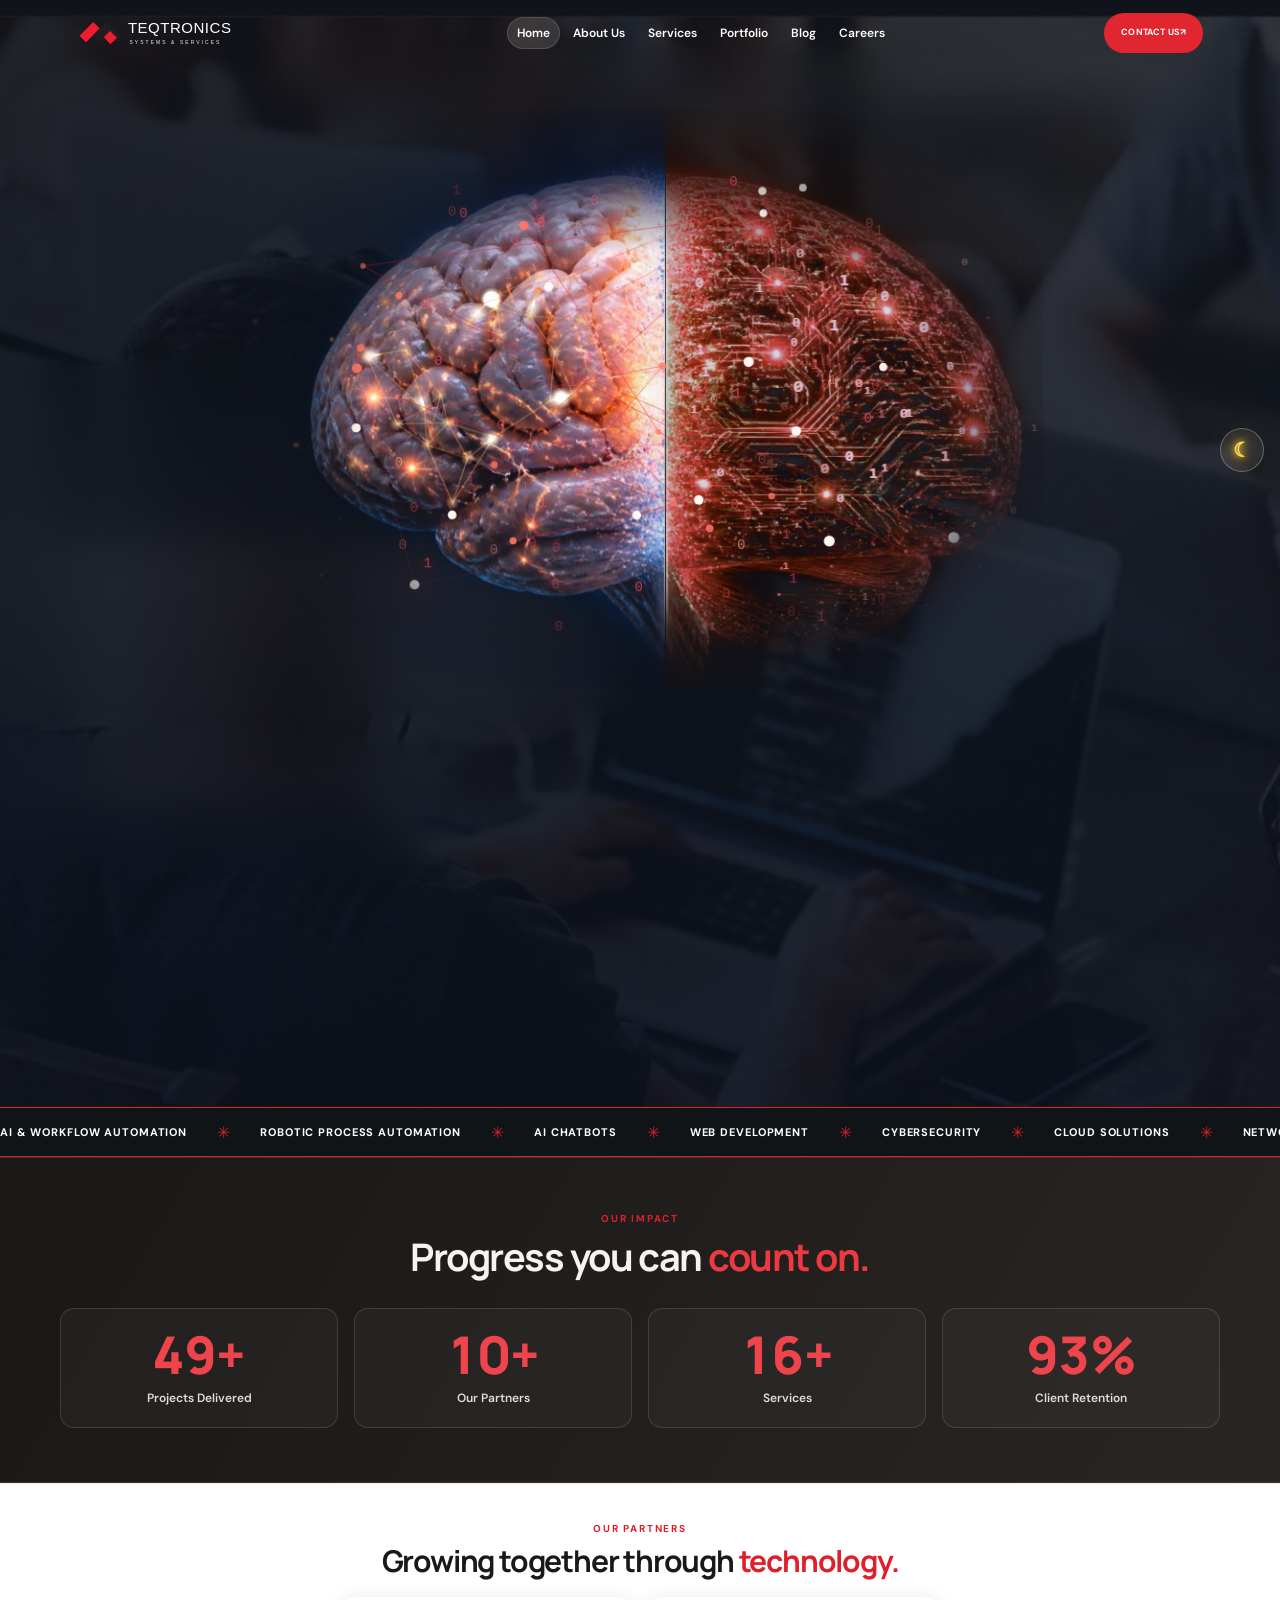
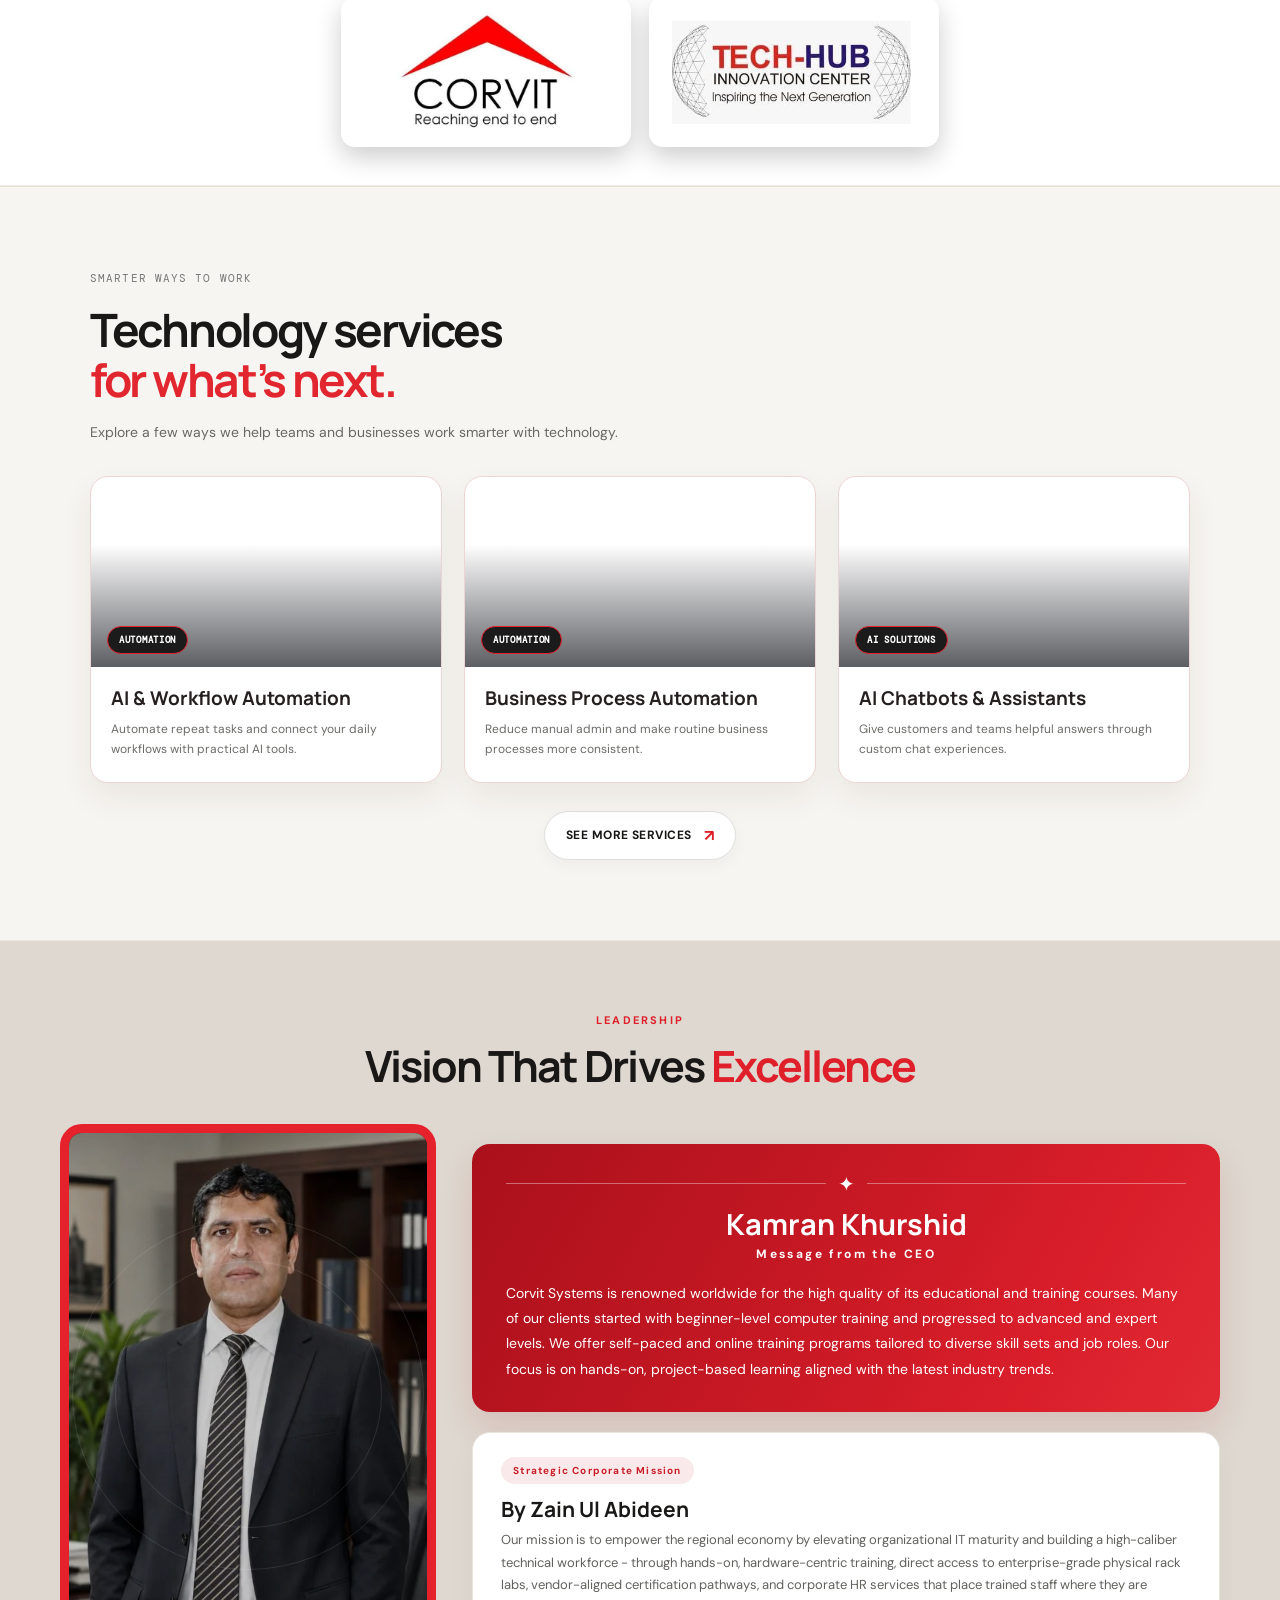
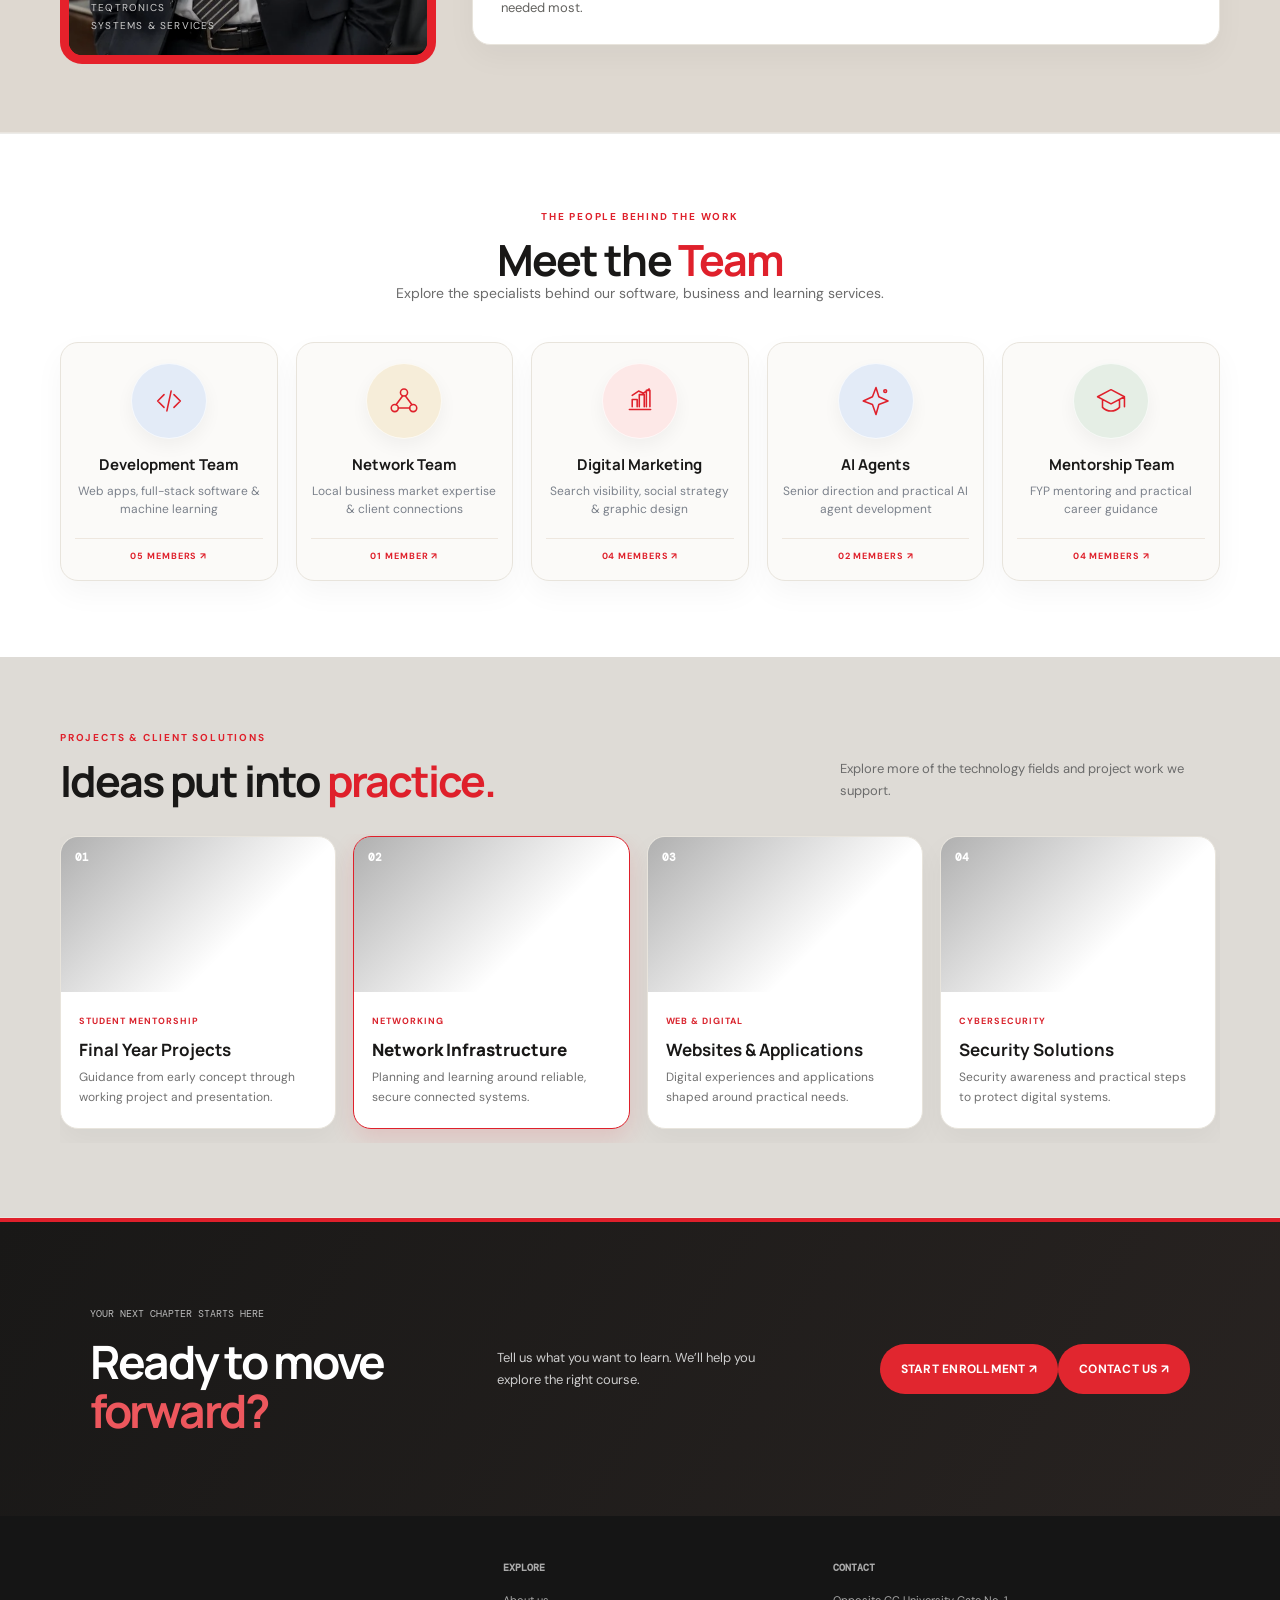
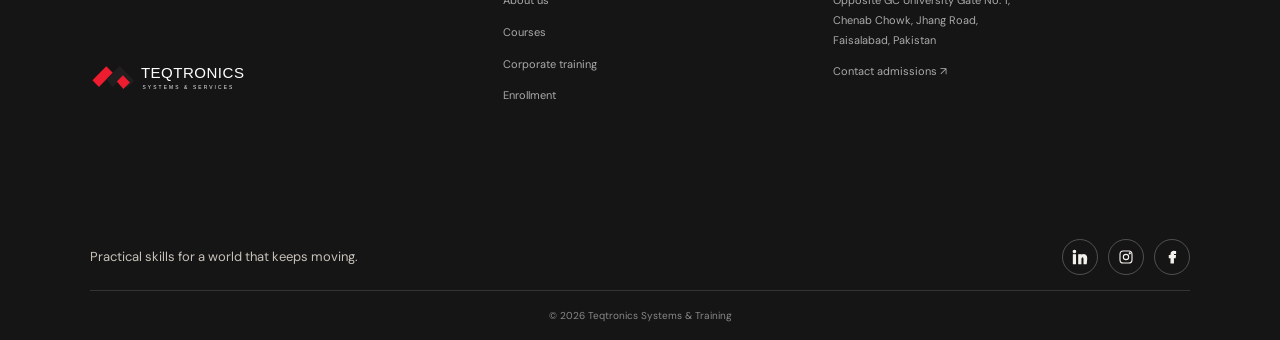
<file: public/index.html>
<!doctype html>
<html lang="en">

<head>
    <meta charset="utf-8">
    <meta name="viewport" content="width=device-width,initial-scale=1">
    <title>Teqtronics | Systems &amp; Training</title>
    <meta name="description" content="Hands-on IT, networking, and professional training in Faisalabad.">
    <link rel="stylesheet" href="styles.css">
    <link rel="stylesheet" href="theme.css">
    <link rel="stylesheet" href="button-theme.css">
    <link rel="stylesheet" href="navbar-sticky.css">
    <link rel="stylesheet" href="polish.css">
    <link rel="stylesheet" href="navbar-layout.css">
    <link rel="stylesheet" href="nav-transparent.css">
    <link rel="stylesheet" href="logo-assets.css">
    <link rel="stylesheet" href="hero-animation.css">
    <link rel="stylesheet" href="hero-scale.css">
    <link rel="stylesheet" href="hero-context.css">
    <link rel="stylesheet" href="hero-motion.css">
    <link rel="stylesheet" href="course-cards.css">
    <link rel="stylesheet" href="home-sections.css?v=4">
    <link rel="stylesheet" href="service-gallery.css">
    <link rel="stylesheet" href="view-all.css">
    <link rel="stylesheet" href="home-contact.css">
    <link rel="stylesheet" href="services-marquee.css">
    <link rel="stylesheet" href="aesthetic.css">
    <link rel="stylesheet" href="dark-mode.css">
    <link rel="stylesheet" href="shared-footer.css">
    <style id="teamDialogFix">
        dialog.teamDialog:not([open]) {
            display: none !important
        }
    </style>
</head>

<body class="home">
    <header class="mainHeader"><a class="brand logoBrand" href="index.html"><img class="logoLight"
                src="teqtronics-logo.svg" alt="Teqtronics Systems and Services"><img class="logoDark"
                src="teqtronics-logo-white.svg" alt=""></a>
        <nav aria-label="Main navigation"><a href="index.html">Home</a><a href="about.html">About Us</a><a
                href="services.html">Services</a><a href="portfolio.html">Portfolio</a><a href="blog.html">Blog</a><a
                href="careers.html">Careers</a></nav><a href="contact.html" class="button">CONTACT US
            <span>↗</span></a><button class="themeToggle" id="themeToggle" type="button"
            aria-label="Switch to dark mode" title="Switch theme" aria-pressed="false"><span class="themeIcon"
                aria-hidden="true">☾</span></button>
    </header>
    <main>
        <section class="hero">
            <div class="brain" aria-hidden="true">
                <div class="half" id="heroLeft"></div>
                <div class="half" id="heroRight"></div><canvas id="heroFx" width="840" height="605"></canvas>
                <div id="heroSeam"></div>
            </div>
            <div class="heroContent">
                <div class="heroTag heroReveal"><span class="human">Human Intelligence</span><b>+</b><span
                        class="ai">Artificial Intelligence</span></div>
                <h1 class="heroReveal" aria-label="Building technology that grows your business">Building technology that grows<br><em><span class="heroTypewriter">your business</span></em></h1>
                <p class="heroReveal">Software solutions that move your business forward.</p>
                <div class="heroActions heroReveal"><a class="button" href="contact.html">GET IN TOUCH ↗</a><a
                        class="button" href="services.html">OUR SERVICES</a></div>
            </div>
            <div class="herobadge heroReveal">SYSTEMS<b>&amp; SERVICES</b><span>FAISALABAD</span></div>
        </section>
        <section class="servicesMarquee" aria-label="Teqtronics services">
            <div class="marqueeTrack">
                <div class="marqueeGroup"><span>AI &amp; WORKFLOW AUTOMATION</span><i>✳</i><span>ROBOTIC PROCESS
                        AUTOMATION</span><i>✳</i><span>AI CHATBOTS</span><i>✳</i><span>WEB
                        DEVELOPMENT</span><i>✳</i><span>CYBERSECURITY</span><i>✳</i><span>CLOUD
                        SOLUTIONS</span><i>✳</i><span>NETWORKING</span><i>✳</i><span>MOBILE
                        APPS</span><i>✳</i><span>DIGITAL MARKETING</span><i>✳</i><span>IT TRAINING</span><i>✳</i></div>
                <div class="marqueeGroup" aria-hidden="true"><span>AI &amp; WORKFLOW
                        AUTOMATION</span><i>✳</i><span>ROBOTIC PROCESS AUTOMATION</span><i>✳</i><span>AI
                        CHATBOTS</span><i>✳</i><span>WEB
                        DEVELOPMENT</span><i>✳</i><span>CYBERSECURITY</span><i>✳</i><span>CLOUD
                        SOLUTIONS</span><i>✳</i><span>NETWORKING</span><i>✳</i><span>MOBILE
                        APPS</span><i>✳</i><span>DIGITAL MARKETING</span><i>✳</i><span>IT TRAINING</span><i>✳</i></div>
            </div>
        </section>
        <section class="homeStats" aria-labelledby="homeStatsTitle">
            <div class="homeStatsInner">
                <div class="homeStatsHeading">
                    <div class="sectionEyebrow">OUR IMPACT</div>
                    <h2 id="homeStatsTitle">Progress you can <em>count on.</em></h2>
                </div>
                <div class="homeStatsGrid">
                    <article class="homeStat"><span class="homeStatNumber" data-stat="projectsDelivered">50+</span><span class="homeStatLabel">Projects Delivered</span></article>
                    <article class="homeStat"><span class="homeStatNumber" data-stat="ourPartners">10+</span><span class="homeStatLabel">Our Partners</span></article>
                    <article class="homeStat"><span class="homeStatNumber" data-stat="services">16+</span><span class="homeStatLabel">Services</span></article>
                    <article class="homeStat"><span class="homeStatNumber" data-stat="clientRetention">95%</span><span class="homeStatLabel">Client Retention</span></article>
                </div>
            </div>
        </section>
        <section class="partnerSection" aria-labelledby="partnerTitle">
            <div class="partnerInner">
                <div>
                    <div class="sectionEyebrow">OUR PARTNERS</div>
                    <h2 id="partnerTitle">Growing together through <em>technology.</em></h2>
                </div>
                <div class="partnerLogos"><a class="partnerLogo" href="https://corvitfsd.com/"
                        aria-label="Visit Corvit Faisalabad website"><img src="corvit-logo.png?v=3"
                            alt="Corvit — Reaching end to end" loading="lazy"></a><a class="partnerLogo"
                        href="https://techhubsystems.com/" aria-label="Visit Tech-Hub Systems website"><img
                            src="techhub-logo.png?v=3" alt="Tech-Hub Innovation Center" loading="lazy"></a></div>
            </div>
        </section>
        <section class="homeCourses homeServices"><label>SMARTER WAYS TO WORK</label>
            <h2>Technology services<br><em>for what’s next.</em></h2>
            <p class="homeServicesIntro">Explore a few ways we help teams and businesses work smarter with technology.
            </p>
            <div class="serviceGallery">
                <article class="serviceVisualCard automation">
                    <div class="serviceVisualPhoto svcAi"><span>AUTOMATION</span></div>
                    <div class="serviceVisualBody">
                        <h3>AI &amp; Workflow Automation</h3>
                        <p>Automate repeat tasks and connect your daily workflows with practical AI tools.</p>
                    </div>
                </article>
                <article class="serviceVisualCard automation">
                    <div class="serviceVisualPhoto svcRpa"><span>AUTOMATION</span></div>
                    <div class="serviceVisualBody">
                        <h3>Business Process Automation</h3>
                        <p>Reduce manual admin and make routine business processes more consistent.</p>
                    </div>
                </article>
                <article class="serviceVisualCard automation">
                    <div class="serviceVisualPhoto svcChat"><span>AI SOLUTIONS</span></div>
                    <div class="serviceVisualBody">
                        <h3>AI Chatbots &amp; Assistants</h3>
                        <p>Give customers and teams helpful answers through custom chat experiences.</p>
                    </div>
                </article>
            </div><a class="viewAll" href="services.html">SEE MORE SERVICES <span>↗</span></a>
        </section>
        <section class="leadership">
            <div class="leadershipHeading"><label>LEADERSHIP</label>
                <h2>Vision That Drives <em>Excellence</em></h2>
            </div>
            <div class="leadershipGrid">
                <div class="ceoPortrait"><img class="ceoPhoto" src="ceo-kamran-khurshid.webp"
                        alt="Kamran Khurshid, Chief Executive Officer" loading="lazy" decoding="async"><span
                        class="portraitCaption" aria-hidden="true">TEQTRONICS<br>SYSTEMS &amp; SERVICES</span></div>
                <div class="leadershipCopy">
                    <div class="ceoCard">
                        <div class="ceoRule"><span>✦</span></div>
                        <h3>Kamran Khurshid</h3><strong>Message from the CEO
                        </strong>
                        <p>Corvit Systems is renowned worldwide for the high quality of its educational and training
                            courses. Many of our clients
                            started with beginner-level computer training and progressed to advanced and expert levels.
                            We offer self-paced and
                            online training programs tailored to diverse skill sets and job roles. Our focus is on
                            hands-on, project-based learning
                            aligned with the latest industry trends.</p>
                    </div>
                    <div class="missionCard"><label> Strategic Corporate Mission</label>
                        <h3>By Zain Ul Abideen</h3>
                        <p>Our mission is to empower the regional economy by elevating organizational IT maturity and
                            building a high-caliber technical workforce - through
                            hands-on, hardware-centric training, direct access to enterprise-grade physical rack labs,
                            vendor-aligned certification pathways, and corporate HR
                            services that place trained staff where they are needed most.
                        </p>
                    </div>
                </div>
            </div>
        </section>
        <section class="teamSection">
            <div class="teamInner">
                <div class="sectionEyebrow">THE PEOPLE BEHIND THE WORK</div>
                <h2>Meet the <em>Team</em></h2>
                <p class="sectionIntro">Explore the specialists behind our software, business and learning services.</p>
                <div class="teamGrid teamCategoryGrid"><button class="teamMember teamCategory" type="button"
                        data-team="development">
                        <div class="teamAvatar avatarBlue"><svg viewBox="0 0 48 48" aria-hidden="true">
                                <path d="m17 15-9 9 9 9M31 15l9 9-9 9M27 10l-6 28" />
                            </svg></div>
                        <h3>Development Team</h3>
                        <p>Web apps, full-stack software &amp; machine learning</p><span class="teamCount">05 MEMBERS
                            ↗</span>
                    </button><button class="teamMember teamCategory" type="button" data-team="network">
                        <div class="teamAvatar avatarGold"><svg viewBox="0 0 48 48" aria-hidden="true">
                                <circle cx="24" cy="12" r="5" />
                                <circle cx="11" cy="34" r="5" />
                                <circle cx="37" cy="34" r="5" />
                                <path d="M22 17 13 29M26 17l9 12M16 34h16" />
                            </svg></div>
                        <h3>Network Team</h3>
                        <p>Local business market expertise &amp; client connections</p><span class="teamCount">01 MEMBER
                            ↗</span>
                    </button><button class="teamMember teamCategory" type="button" data-team="marketing">
                        <div class="teamAvatar avatarRed"><svg viewBox="0 0 48 48" aria-hidden="true">
                                <path d="M9 36h30M13 32V22h7v10M23 32V15h7v17M33 32V9h5v23M13 16l9-6 7 3 8-6" />
                            </svg></div>
                        <h3>Digital Marketing</h3>
                        <p>Search visibility, social strategy &amp; graphic design</p><span class="teamCount">04 MEMBERS
                            ↗</span>
                    </button><button class="teamMember teamCategory" type="button" data-team="agents">
                        <div class="teamAvatar avatarBlue"><svg viewBox="0 0 48 48" aria-hidden="true">
                                <path d="M24 5 28 18l13 6-13 5-4 14-5-14-13-5 13-6 5-13Z" />
                                <circle cx="37" cy="10" r="2" />
                            </svg></div>
                        <h3>AI Agents</h3>
                        <p>Senior direction and practical AI agent development</p><span class="teamCount">02 MEMBERS
                            ↗</span>
                    </button><button class="teamMember teamCategory" type="button" data-team="mentorship">
                        <div class="teamAvatar avatarGreen"><svg viewBox="0 0 48 48" aria-hidden="true">
                                <path d="m5 18 19-10 19 10-19 10L5 18ZM12 23v10c7 7 17 7 24 0V23M43 19v13" />
                            </svg></div>
                        <h3>Mentorship Team</h3>
                        <p>FYP mentoring and practical career guidance</p><span class="teamCount">04 MEMBERS ↗</span>
                    </button></div>
            </div>
        </section>
        <section class="projectsSection">
            <div class="projectsInner">
                <div class="projectsHeading">
                    <div>
                        <div class="sectionEyebrow">PROJECTS &amp; CLIENT SOLUTIONS</div>
                        <h2>Ideas put into <em>practice.</em></h2>
                    </div>
                    <p>Explore more of the technology fields and project work we support.</p>
                </div>
                <div class="projectsGrid" id="projectTrack" role="region" aria-label="Project categories. Use the left and right arrow keys to browse." tabindex="0">
                    <article class="projectCard">
                        <div class="projectImage projectOne"><span>01</span></div>
                        <div class="projectInfo"><small>STUDENT MENTORSHIP</small>
                            <h3>Final Year Projects</h3>
                            <p>Guidance from early concept through working project and presentation.</p>
                        </div>
                    </article>
                    <article class="projectCard">
                        <div class="projectImage projectTwo"><span>02</span></div>
                        <div class="projectInfo"><small>NETWORKING</small>
                            <h3>Network Infrastructure</h3>
                            <p>Planning and learning around reliable, secure connected systems.</p>
                        </div>
                    </article>
                    <article class="projectCard">
                        <div class="projectImage projectThree"><span>03</span></div>
                        <div class="projectInfo"><small>WEB &amp; DIGITAL</small>
                            <h3>Websites &amp; Applications</h3>
                            <p>Digital experiences and applications shaped around practical needs.</p>
                        </div>
                    </article>
                    <article class="projectCard">
                        <div class="projectImage projectFour"><span>04</span></div>
                        <div class="projectInfo"><small>CYBERSECURITY</small>
                            <h3>Security Solutions</h3>
                            <p>Security awareness and practical steps to protect digital systems.</p>
                        </div>
                    </article>
                    <article class="projectCard">
                        <div class="projectImage projectFive"><span>05</span></div>
                        <div class="projectInfo"><small>AI &amp; AUTOMATION</small>
                            <h3>AI Workflow Automation</h3>
                            <p>Smart workflows that help reduce repetitive tasks and save time.</p>
                        </div>
                    </article>
                    <article class="projectCard">
                        <div class="projectImage projectSix"><span>06</span></div>
                        <div class="projectInfo"><small>CLOUD &amp; DEVOPS</small>
                            <h3>Cloud Technology</h3>
                            <p>Modern cloud foundations, deployment practices, and connected tools.</p>
                        </div>
                    </article>
                    <article class="projectCard">
                        <div class="projectImage projectSeven"><span>07</span></div>
                        <div class="projectInfo"><small>DIGITAL COMMERCE</small>
                            <h3>E-commerce Solutions</h3>
                            <p>Online storefronts and digital customer journeys for growing businesses.</p>
                        </div>
                    </article>
                    <article class="projectCard">
                        <div class="projectImage projectEight"><span>08</span></div>
                        <div class="projectInfo"><small>IT TRAINING</small>
                            <h3>Corporate Learning</h3>
                            <p>Practical sessions to help teams strengthen everyday technology skills.</p>
                        </div>
                    </article>
                </div>
            </div>
        </section>
        <section class="homeCta">
            <div><label>YOUR NEXT CHAPTER STARTS HERE</label>
                <h2>Ready to move<br><em>forward?</em></h2>
            </div>
            <p>Tell us what you want to learn. We’ll help you explore the right course.</p>
            <div class="homeCtaButtons"><a href="enroll.html" class="button">START ENROLLMENT ↗</a><a
                    href="contact.html" class="button homeContactButton">CONTACT US ↗</a></div>
        </section>
        <dialog class="teamDialog" id="teamDialog" aria-labelledby="teamDialogTitle">
            <div class="teamDialogHeader">
                <div>
                    <div class="sectionEyebrow">TEAM PROFILES</div>
                    <h2 id="teamDialogTitle">Our Team</h2>
                </div><button class="teamDialogClose" type="button" aria-label="Close team profiles">×</button>
            </div>
            <div class="teamProfileGrid" id="teamProfileGrid"></div>
        </dialog>
    </main>
    <footer class="siteFooter">
        <div class="footgrid">
            <div><a class="brand logoBrand" href="index.html"><img class="logoLight" src="teqtronics-logo.svg"
                        alt="Teqtronics Systems and Services"><img class="logoDark" src="teqtronics-logo-white.svg"
                        alt=""></a>

            </div>
            <div><b>EXPLORE</b><a href="about.html">About us</a><a href="courses.html">Courses</a><a
                    href="corporate.html">Corporate training</a><a href="enroll.html">Enrollment</a></div>
            <div><b>CONTACT</b>
                <p>Opposite GC University Gate No. 1,<br>Chenab Chowk, Jhang Road,<br>Faisalabad, Pakistan</p><a
                    href="contact.html">Contact admissions ↗</a>
            </div>
        </div>
        <div class="footerSocialRow">
            <p>Practical skills for a world that keeps moving.</p>
            <div class="socialLinks" aria-label="Follow Teqtronics"><a href="https://www.linkedin.com/" target="_blank"
                    rel="noopener noreferrer" aria-label="LinkedIn"><svg viewBox="0 0 24 24" aria-hidden="true">
                        <path
                            d="M5.2 8.7H2.1V22h3.1V8.7ZM3.65 2A1.85 1.85 0 1 0 3.7 5.7 1.85 1.85 0 0 0 3.65 2ZM22 14.4c0-4-2.1-5.9-4.9-5.9a4.2 4.2 0 0 0-3.8 2.1V8.7h-3.1V22h3.1v-7c0-1.8.4-3.6 2.6-3.6s2.2 2.1 2.2 3.7v6.9h3.1l.8-7.6Z" />
                    </svg></a><a href="https://www.instagram.com/" target="_blank" rel="noopener noreferrer"
                    aria-label="Instagram"><svg viewBox="0 0 24 24" aria-hidden="true">
                        <rect x="3" y="3" width="18" height="18" rx="5" />
                        <circle cx="12" cy="12" r="4" />
                        <circle cx="17.7" cy="6.5" r=".8" class="iconFill" />
                    </svg></a><a href="https://www.facebook.com/" target="_blank" rel="noopener noreferrer"
                    aria-label="Facebook"><svg viewBox="0 0 24 24" aria-hidden="true">
                        <path
                            d="M14 21v-8h2.7l.4-3.1H14V8c0-.9.3-1.5 1.6-1.5h1.7V3.7c-.3 0-1.3-.1-2.5-.1-2.5 0-4.2 1.5-4.2 4.3v2H8V13h2.6v8H14Z" />
                    </svg></a></div>
        </div>
        <div class="copyright">© 2026 Teqtronics Systems &amp; Training</div>
    </footer>
    <script src="hero-animation.js"></script>
    <dialog class="serviceInquiryDialog" id="serviceInquiryDialog" aria-labelledby="serviceInquiryTitle">
        <div class="serviceDialogHead">
            <div><span class="sectionEyebrow">SERVICE INQUIRY</span>
                <h2 id="serviceInquiryTitle">Tell us what you need.</h2>
            </div><button type="button" class="serviceDialogClose" aria-label="Close inquiry form">×</button>
        </div>
        <p class="serviceDialogIntro">Share a few details and our team will get back to you.</p>
        <form class="serviceInquiryForm"><input type="hidden" name="service"><label>Your name<input name="name"
                    autocomplete="name" required minlength="2" maxlength="100"></label><label>Email address<input
                    name="email" type="email" autocomplete="email" required></label><label>Phone / WhatsApp
                <span>(optional)</span><input name="phone" type="tel" autocomplete="tel"></label><label
                class="serviceMessageField">Message<textarea name="message" rows="4" required minlength="5"
                    placeholder="Tell us a little about your requirements"></textarea></label><button class="button"
                type="submit">SEND INQUIRY ↗</button>
            <p class="notice" hidden role="status"></p>
        </form>
    </dialog>
    <script src="script.js"></script>
</body>

</html>
</file>
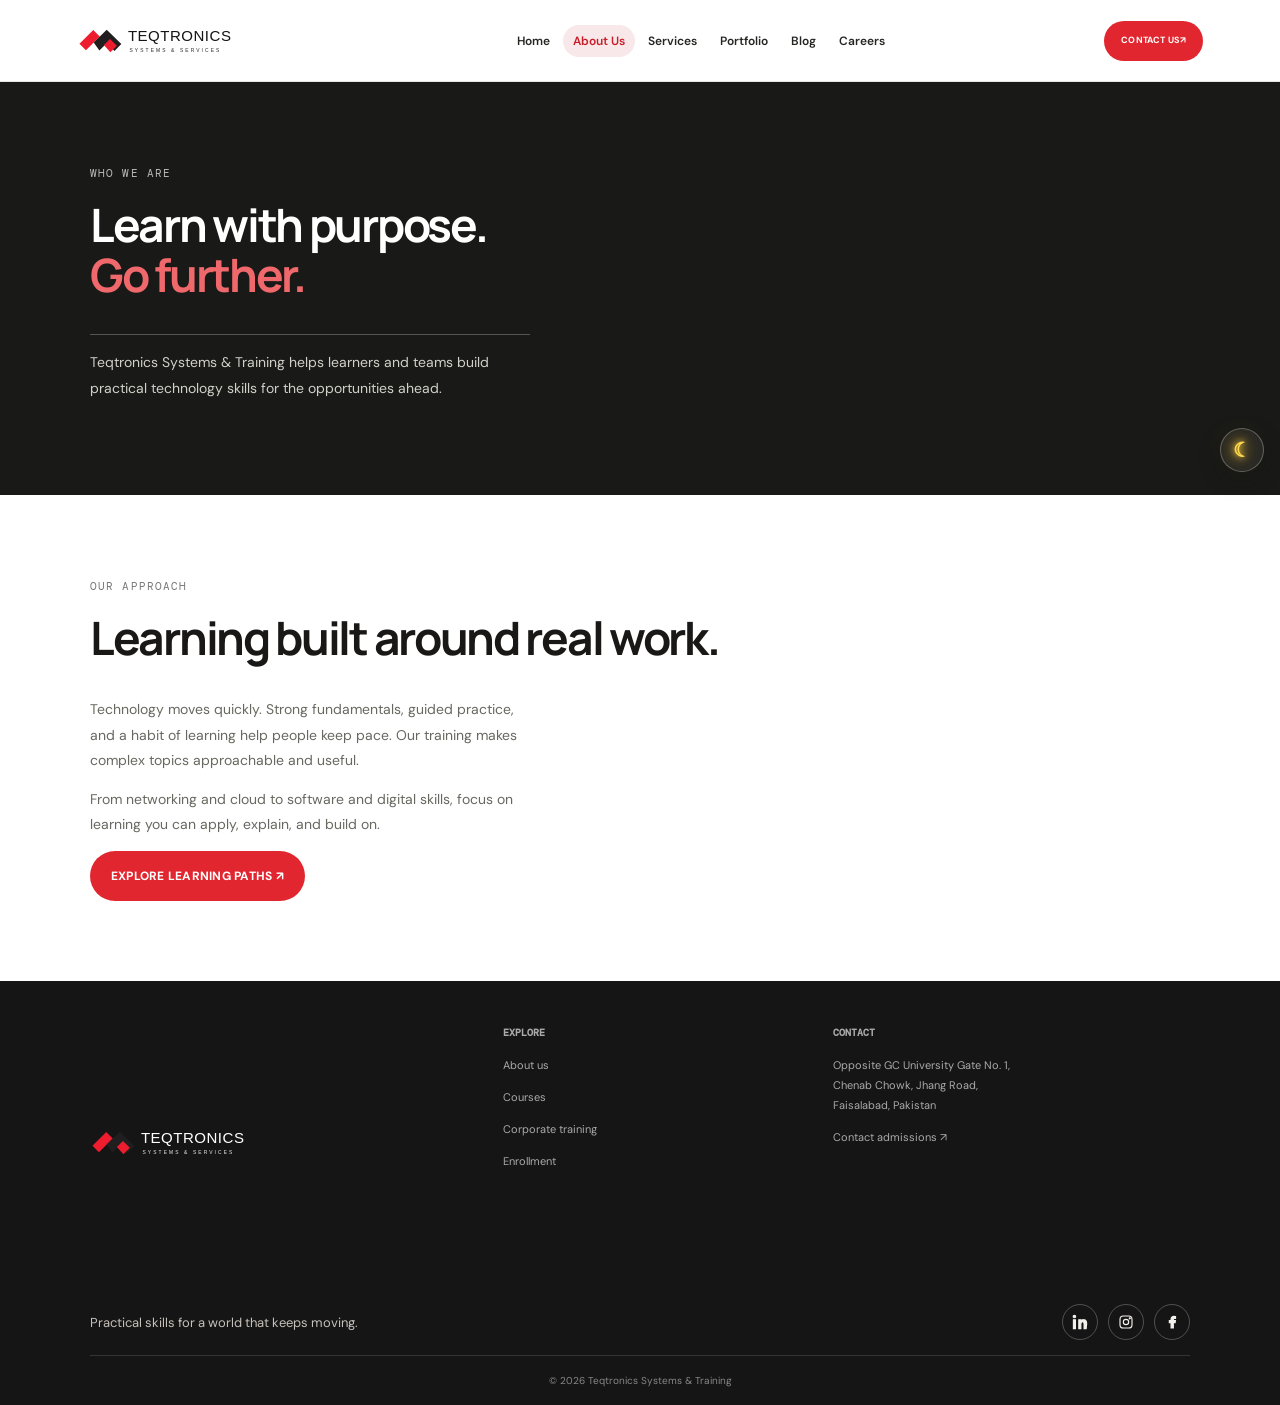
<file: public/about.html>
<!doctype html><html lang="en"><head><meta charset="utf-8"><meta name="viewport" content="width=device-width,initial-scale=1"><title>About | Teqtronics</title><link rel="stylesheet" href="styles.css"><link rel="stylesheet" href="theme.css"><link rel="stylesheet" href="button-theme.css"><link rel="stylesheet" href="navbar-sticky.css"><link rel="stylesheet" href="polish.css"><link rel="stylesheet" href="navbar-layout.css"><link rel="stylesheet" href="nav-transparent.css"><link rel="stylesheet" href="logo-assets.css"><link rel="stylesheet" href="aesthetic.css"><link rel="stylesheet" href="dark-mode.css"><link rel="stylesheet" href="shared-footer.css"></head><body><header class="mainHeader"><a class="brand logoBrand" href="index.html"><img class="logoLight" src="teqtronics-logo.svg" alt="Teqtronics Systems and Services"><img class="logoDark" src="teqtronics-logo-white.svg" alt=""></a><nav aria-label="Main navigation"><a href="index.html">Home</a><a href="about.html">About Us</a><a href="services.html">Services</a><a href="portfolio.html">Portfolio</a><a href="blog.html">Blog</a><a href="careers.html">Careers</a></nav><a href="contact.html" class="button">CONTACT US <span>↗</span></a><button class="themeToggle" id="themeToggle" type="button" aria-label="Switch to dark mode" title="Switch theme" aria-pressed="false"><span class="themeIcon" aria-hidden="true">☾</span></button></header><main><section class="dark"><label>WHO WE ARE</label><h2>Learn with purpose.<br><em>Go further.</em></h2><p>Teqtronics Systems &amp; Training helps learners and teams build practical technology skills for the opportunities ahead.</p></section><section><label>OUR APPROACH</label><h2>Learning built around real work.</h2><p>Technology moves quickly. Strong fundamentals, guided practice, and a habit of learning help people keep pace. Our training makes complex topics approachable and useful.</p><p>From networking and cloud to software and digital skills, focus on learning you can apply, explain, and build on.</p><a class="button" href="courses.html">EXPLORE LEARNING PATHS ↗</a></section></main><footer class="siteFooter">
        <div class="footgrid">
            <div><a class="brand logoBrand" href="index.html"><img class="logoLight" src="teqtronics-logo.svg"
                        alt="Teqtronics Systems and Services"><img class="logoDark" src="teqtronics-logo-white.svg"
                        alt=""></a>
                
            </div>
            <div><b>EXPLORE</b><a href="about.html">About us</a><a href="courses.html">Courses</a><a
                    href="corporate.html">Corporate training</a><a href="enroll.html">Enrollment</a></div>
            <div><b>CONTACT</b>
                <p>Opposite GC University Gate No. 1,<br>Chenab Chowk, Jhang Road,<br>Faisalabad, Pakistan</p><a
                    href="contact.html">Contact admissions ↗</a>
            </div>
        </div>
        <div class="footerSocialRow"><p>Practical skills for a world that keeps moving.</p><div class="socialLinks" aria-label="Follow Teqtronics"><a href="https://www.linkedin.com/" target="_blank" rel="noopener noreferrer" aria-label="LinkedIn"><svg viewBox="0 0 24 24" aria-hidden="true"><path d="M5.2 8.7H2.1V22h3.1V8.7ZM3.65 2A1.85 1.85 0 1 0 3.7 5.7 1.85 1.85 0 0 0 3.65 2ZM22 14.4c0-4-2.1-5.9-4.9-5.9a4.2 4.2 0 0 0-3.8 2.1V8.7h-3.1V22h3.1v-7c0-1.8.4-3.6 2.6-3.6s2.2 2.1 2.2 3.7v6.9h3.1l.8-7.6Z"/></svg></a><a href="https://www.instagram.com/" target="_blank" rel="noopener noreferrer" aria-label="Instagram"><svg viewBox="0 0 24 24" aria-hidden="true"><rect x="3" y="3" width="18" height="18" rx="5"/><circle cx="12" cy="12" r="4"/><circle cx="17.7" cy="6.5" r=".8" class="iconFill"/></svg></a><a href="https://www.facebook.com/" target="_blank" rel="noopener noreferrer" aria-label="Facebook"><svg viewBox="0 0 24 24" aria-hidden="true"><path d="M14 21v-8h2.7l.4-3.1H14V8c0-.9.3-1.5 1.6-1.5h1.7V3.7c-.3 0-1.3-.1-2.5-.1-2.5 0-4.2 1.5-4.2 4.3v2H8V13h2.6v8H14Z"/></svg></a></div></div>        <div class="copyright">© 2026 Teqtronics Systems &amp; Training</div>
    </footer><script src="script.js"></script></body></html>
</file>
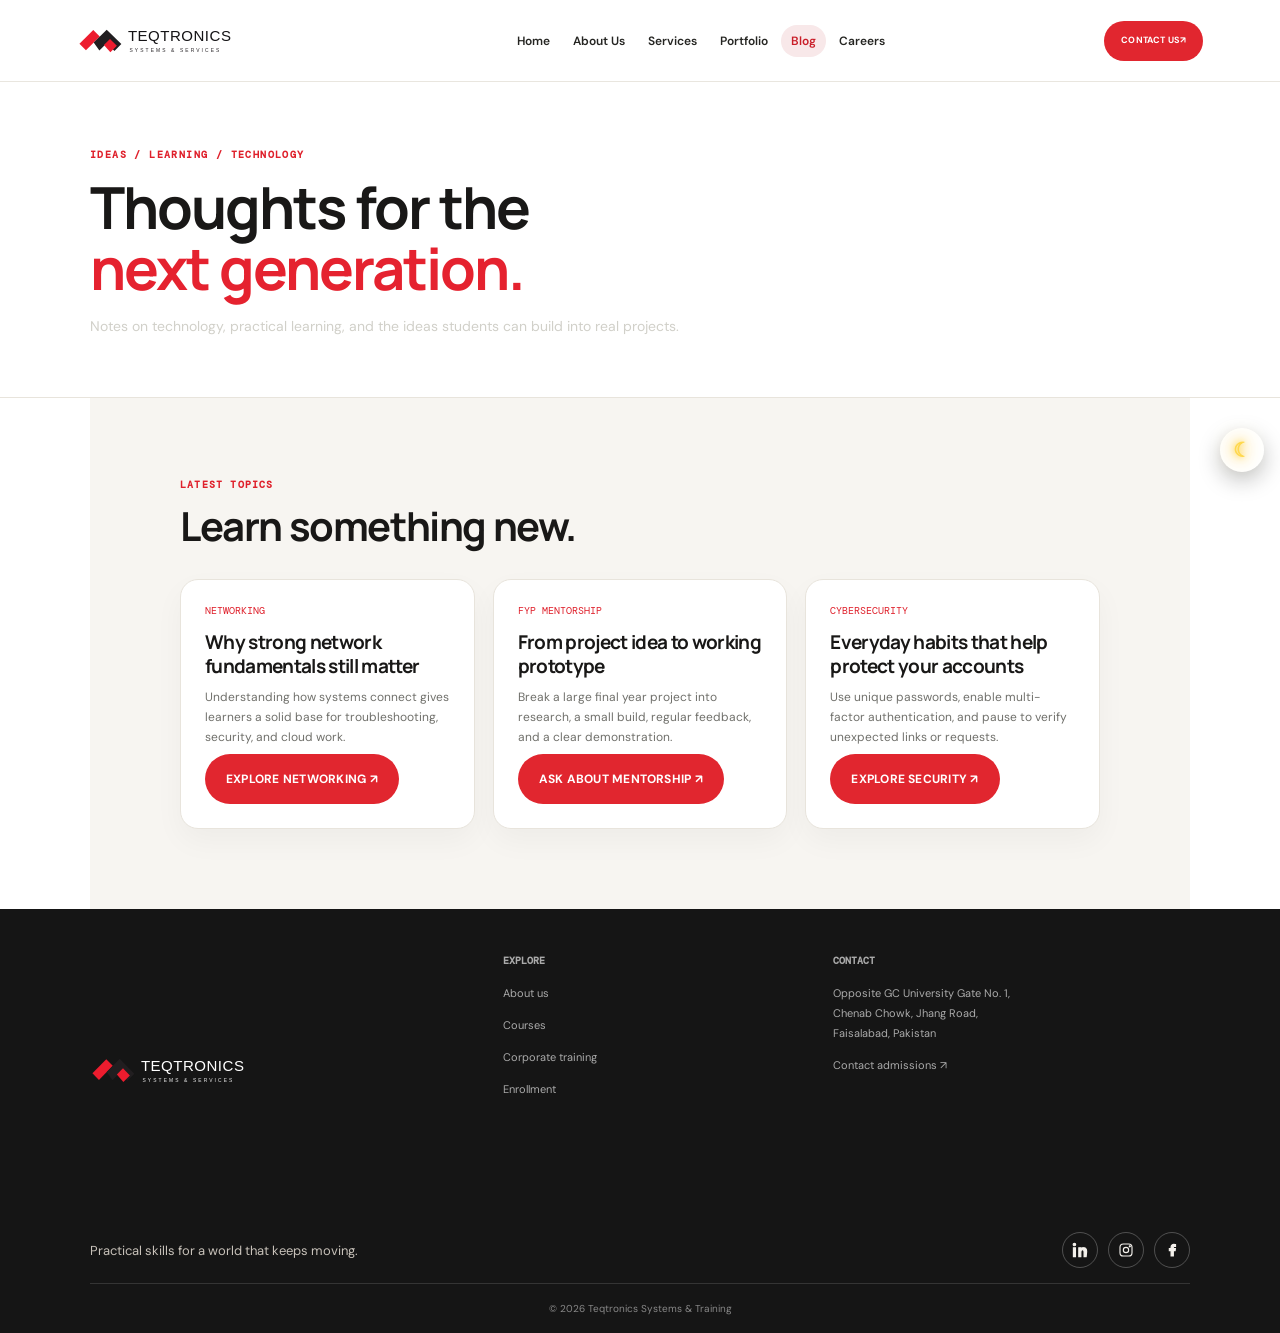
<file: public/blog.html>
<!doctype html><html lang="en"><head><meta charset="utf-8"><meta name="viewport" content="width=device-width,initial-scale=1"><title>Blog | Teqtronics</title><link rel="stylesheet" href="styles.css"><link rel="stylesheet" href="theme.css"><link rel="stylesheet" href="button-theme.css"><link rel="stylesheet" href="navbar-sticky.css"><link rel="stylesheet" href="polish.css"><link rel="stylesheet" href="navbar-layout.css"><link rel="stylesheet" href="nav-transparent.css"><link rel="stylesheet" href="logo-assets.css"><link rel="stylesheet" href="site-pages.css"><link rel="stylesheet" href="aesthetic.css"><link rel="stylesheet" href="dark-mode.css"><link rel="stylesheet" href="shared-footer.css"></head><body class="sitePage"><header class="mainHeader"><a class="brand logoBrand" href="index.html"><img class="logoLight" src="teqtronics-logo.svg" alt="Teqtronics Systems and Services"><img class="logoDark" src="teqtronics-logo-white.svg" alt=""></a><nav aria-label="Main navigation"><a href="index.html">Home</a><a href="about.html">About Us</a><a href="services.html">Services</a><a href="portfolio.html">Portfolio</a><a href="blog.html">Blog</a><a href="careers.html">Careers</a></nav><a href="contact.html" class="button">CONTACT US <span>↗</span></a><button class="themeToggle" id="themeToggle" type="button" aria-label="Switch to dark mode" title="Switch theme" aria-pressed="false"><span class="themeIcon" aria-hidden="true">☾</span></button></header><main><section class="pageHero"><div class="eyebrow">IDEAS / LEARNING / TECHNOLOGY</div><h1>Thoughts for the<br><em>next generation.</em></h1><p>Notes on technology, practical learning, and the ideas students can build into real projects.</p></section><section class="pageContent"><div class="eyebrow">LATEST TOPICS</div><h2>Learn something new.</h2><div class="blogGrid"><article class="pageCard blogCard"><span class="cardIndex">NETWORKING</span><h3>Why strong network fundamentals still matter</h3><p>Understanding how systems connect gives learners a solid base for troubleshooting, security, and cloud work.</p><a class="button" href="courses.html#ccna-outline">EXPLORE NETWORKING ↗</a></article><article class="pageCard blogCard"><span class="cardIndex">FYP MENTORSHIP</span><h3>From project idea to working prototype</h3><p>Break a large final year project into research, a small build, regular feedback, and a clear demonstration.</p><a class="button" href="contact.html">ASK ABOUT MENTORSHIP ↗</a></article><article class="pageCard blogCard"><span class="cardIndex">CYBERSECURITY</span><h3>Everyday habits that help protect your accounts</h3><p>Use unique passwords, enable multi-factor authentication, and pause to verify unexpected links or requests.</p><a class="button" href="courses.html#security-outline">EXPLORE SECURITY ↗</a></article></div></section></main><footer class="siteFooter">
        <div class="footgrid">
            <div><a class="brand logoBrand" href="index.html"><img class="logoLight" src="teqtronics-logo.svg"
                        alt="Teqtronics Systems and Services"><img class="logoDark" src="teqtronics-logo-white.svg"
                        alt=""></a>
                
            </div>
            <div><b>EXPLORE</b><a href="about.html">About us</a><a href="courses.html">Courses</a><a
                    href="corporate.html">Corporate training</a><a href="enroll.html">Enrollment</a></div>
            <div><b>CONTACT</b>
                <p>Opposite GC University Gate No. 1,<br>Chenab Chowk, Jhang Road,<br>Faisalabad, Pakistan</p><a
                    href="contact.html">Contact admissions ↗</a>
            </div>
        </div>
        <div class="footerSocialRow"><p>Practical skills for a world that keeps moving.</p><div class="socialLinks" aria-label="Follow Teqtronics"><a href="https://www.linkedin.com/" target="_blank" rel="noopener noreferrer" aria-label="LinkedIn"><svg viewBox="0 0 24 24" aria-hidden="true"><path d="M5.2 8.7H2.1V22h3.1V8.7ZM3.65 2A1.85 1.85 0 1 0 3.7 5.7 1.85 1.85 0 0 0 3.65 2ZM22 14.4c0-4-2.1-5.9-4.9-5.9a4.2 4.2 0 0 0-3.8 2.1V8.7h-3.1V22h3.1v-7c0-1.8.4-3.6 2.6-3.6s2.2 2.1 2.2 3.7v6.9h3.1l.8-7.6Z"/></svg></a><a href="https://www.instagram.com/" target="_blank" rel="noopener noreferrer" aria-label="Instagram"><svg viewBox="0 0 24 24" aria-hidden="true"><rect x="3" y="3" width="18" height="18" rx="5"/><circle cx="12" cy="12" r="4"/><circle cx="17.7" cy="6.5" r=".8" class="iconFill"/></svg></a><a href="https://www.facebook.com/" target="_blank" rel="noopener noreferrer" aria-label="Facebook"><svg viewBox="0 0 24 24" aria-hidden="true"><path d="M14 21v-8h2.7l.4-3.1H14V8c0-.9.3-1.5 1.6-1.5h1.7V3.7c-.3 0-1.3-.1-2.5-.1-2.5 0-4.2 1.5-4.2 4.3v2H8V13h2.6v8H14Z"/></svg></a></div></div>        <div class="copyright">© 2026 Teqtronics Systems &amp; Training</div>
    </footer><script src="script.js"></script></body></html>
</file>
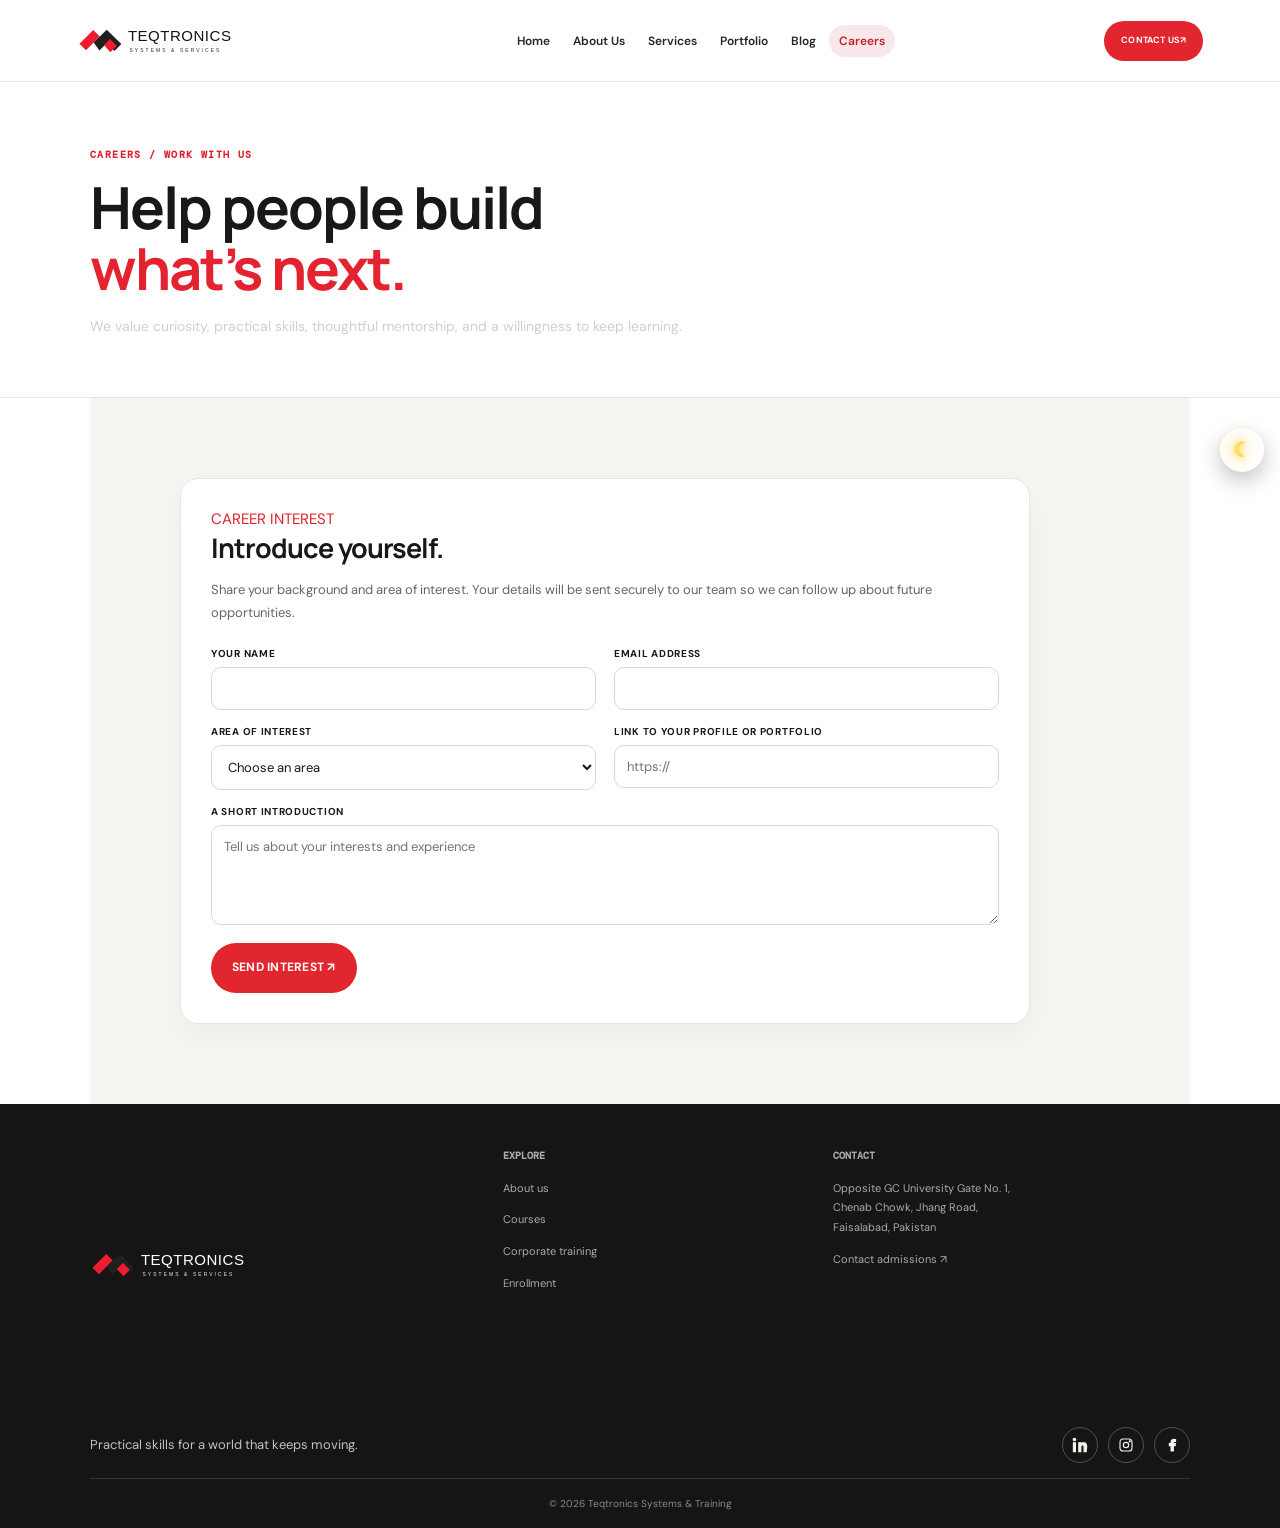
<file: public/careers.html>
<!doctype html><html lang="en"><head><meta charset="utf-8"><meta name="viewport" content="width=device-width,initial-scale=1"><title>Careers | Teqtronics</title><link rel="stylesheet" href="styles.css"><link rel="stylesheet" href="theme.css"><link rel="stylesheet" href="button-theme.css"><link rel="stylesheet" href="navbar-sticky.css"><link rel="stylesheet" href="polish.css"><link rel="stylesheet" href="navbar-layout.css"><link rel="stylesheet" href="nav-transparent.css"><link rel="stylesheet" href="logo-assets.css"><link rel="stylesheet" href="site-pages.css"><link rel="stylesheet" href="aesthetic.css"><link rel="stylesheet" href="dark-mode.css"><link rel="stylesheet" href="shared-footer.css"></head><body class="sitePage"><header class="mainHeader"><a class="brand logoBrand" href="index.html"><img class="logoLight" src="teqtronics-logo.svg" alt="Teqtronics Systems and Services"><img class="logoDark" src="teqtronics-logo-white.svg" alt=""></a><nav aria-label="Main navigation"><a href="index.html">Home</a><a href="about.html">About Us</a><a href="services.html">Services</a><a href="portfolio.html">Portfolio</a><a href="blog.html">Blog</a><a href="careers.html">Careers</a></nav><a href="contact.html" class="button">CONTACT US <span>↗</span></a><button class="themeToggle" id="themeToggle" type="button" aria-label="Switch to dark mode" title="Switch theme" aria-pressed="false"><span class="themeIcon" aria-hidden="true">☾</span></button></header><main><section class="pageHero"><div class="eyebrow">CAREERS / WORK WITH US</div><h1>Help people build<br><em>what’s next.</em></h1><p>We value curiosity, practical skills, thoughtful mentorship, and a willingness to keep learning.</p></section><section class="pageContent"><div class="careerPanel"><div class="eyebrow">CAREER INTEREST</div><h2>Introduce yourself.</h2><p>Share your background and area of interest. Your details will be sent securely to our team so we can follow up about future opportunities.</p><form><div class="careerFormGrid"><label>YOUR NAME<input name="name" autocomplete="name" required></label><label>EMAIL ADDRESS<input name="email" type="email" autocomplete="email" required></label><label>AREA OF INTEREST<select name="area"><option>Choose an area</option><option>Software and web development</option><option>Networking and infrastructure</option><option>Cybersecurity and cloud</option><option>Teaching and mentorship</option><option>Operations and coordination</option></select></label><label>LINK TO YOUR PROFILE OR PORTFOLIO<input name="portfolio" type="url" placeholder="https://"></label><label class="full">A SHORT INTRODUCTION<textarea name="message" placeholder="Tell us about your interests and experience"></textarea></label></div><button class="button" type="submit">SEND INTEREST ↗</button><p class="notice" hidden role="status"></p></form></div></section></main><footer class="siteFooter">
        <div class="footgrid">
            <div><a class="brand logoBrand" href="index.html"><img class="logoLight" src="teqtronics-logo.svg"
                        alt="Teqtronics Systems and Services"><img class="logoDark" src="teqtronics-logo-white.svg"
                        alt=""></a>
                
            </div>
            <div><b>EXPLORE</b><a href="about.html">About us</a><a href="courses.html">Courses</a><a
                    href="corporate.html">Corporate training</a><a href="enroll.html">Enrollment</a></div>
            <div><b>CONTACT</b>
                <p>Opposite GC University Gate No. 1,<br>Chenab Chowk, Jhang Road,<br>Faisalabad, Pakistan</p><a
                    href="contact.html">Contact admissions ↗</a>
            </div>
        </div>
        <div class="footerSocialRow"><p>Practical skills for a world that keeps moving.</p><div class="socialLinks" aria-label="Follow Teqtronics"><a href="https://www.linkedin.com/" target="_blank" rel="noopener noreferrer" aria-label="LinkedIn"><svg viewBox="0 0 24 24" aria-hidden="true"><path d="M5.2 8.7H2.1V22h3.1V8.7ZM3.65 2A1.85 1.85 0 1 0 3.7 5.7 1.85 1.85 0 0 0 3.65 2ZM22 14.4c0-4-2.1-5.9-4.9-5.9a4.2 4.2 0 0 0-3.8 2.1V8.7h-3.1V22h3.1v-7c0-1.8.4-3.6 2.6-3.6s2.2 2.1 2.2 3.7v6.9h3.1l.8-7.6Z"/></svg></a><a href="https://www.instagram.com/" target="_blank" rel="noopener noreferrer" aria-label="Instagram"><svg viewBox="0 0 24 24" aria-hidden="true"><rect x="3" y="3" width="18" height="18" rx="5"/><circle cx="12" cy="12" r="4"/><circle cx="17.7" cy="6.5" r=".8" class="iconFill"/></svg></a><a href="https://www.facebook.com/" target="_blank" rel="noopener noreferrer" aria-label="Facebook"><svg viewBox="0 0 24 24" aria-hidden="true"><path d="M14 21v-8h2.7l.4-3.1H14V8c0-.9.3-1.5 1.6-1.5h1.7V3.7c-.3 0-1.3-.1-2.5-.1-2.5 0-4.2 1.5-4.2 4.3v2H8V13h2.6v8H14Z"/></svg></a></div></div>        <div class="copyright">© 2026 Teqtronics Systems &amp; Training</div>
    </footer><script src="script.js"></script></body></html>
</file>
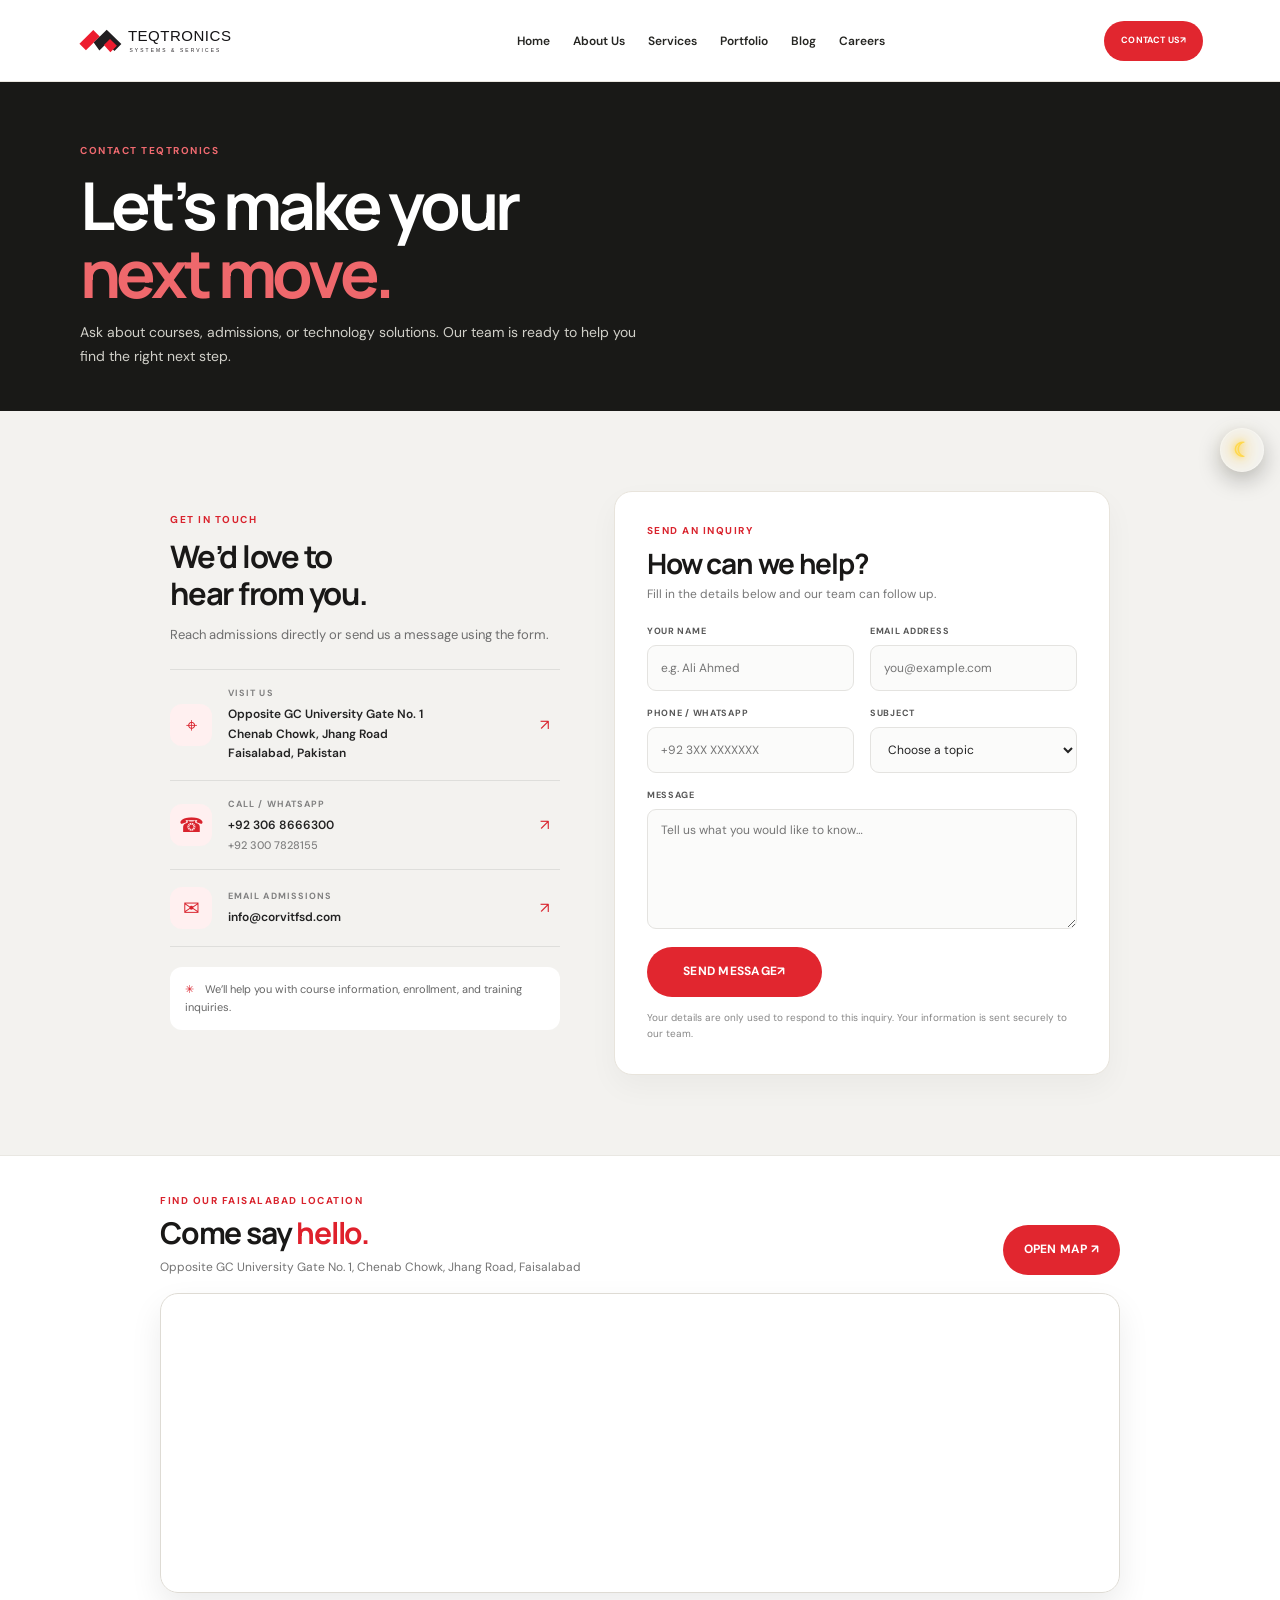
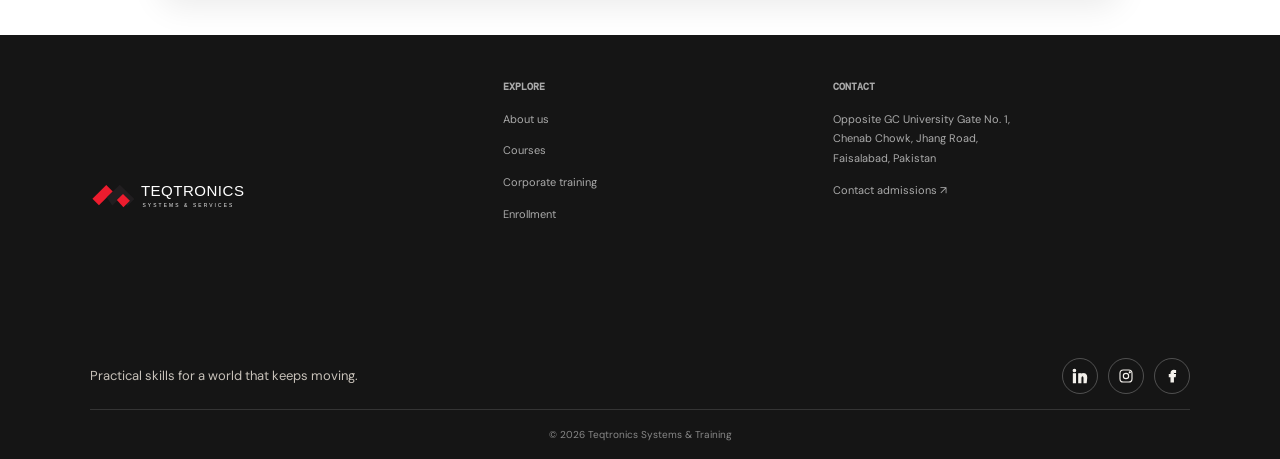
<file: public/contact.html>
<!doctype html><html lang="en"><head><meta charset="utf-8"><meta name="viewport" content="width=device-width,initial-scale=1"><title>Contact | Teqtronics</title><link rel="stylesheet" href="styles.css"><link rel="stylesheet" href="theme.css"><link rel="stylesheet" href="button-theme.css"><link rel="stylesheet" href="navbar-sticky.css"><link rel="stylesheet" href="polish.css"><link rel="stylesheet" href="navbar-layout.css"><link rel="stylesheet" href="nav-transparent.css"><link rel="stylesheet" href="logo-assets.css"><link rel="stylesheet" href="contact.css"><link rel="stylesheet" href="contact-theme.css"><link rel="stylesheet" href="contact-map.css"><link rel="stylesheet" href="aesthetic.css"><link rel="stylesheet" href="dark-mode.css"><link rel="stylesheet" href="shared-footer.css"></head><body><header class="mainHeader"><a class="brand logoBrand" href="index.html"><img class="logoLight" src="teqtronics-logo.svg" alt="Teqtronics Systems and Services"><img class="logoDark" src="teqtronics-logo-white.svg" alt=""></a><nav aria-label="Main navigation"><a href="index.html">Home</a><a href="about.html">About Us</a><a href="services.html">Services</a><a href="portfolio.html">Portfolio</a><a href="blog.html">Blog</a><a href="careers.html">Careers</a></nav><a href="contact.html" class="button">CONTACT US <span>↗</span></a><button class="themeToggle" id="themeToggle" type="button" aria-label="Switch to dark mode" title="Switch theme" aria-pressed="false"><span class="themeIcon" aria-hidden="true">☾</span></button></header><main class="contactPage"><section class="contactIntro"><div class="contactWrap"><div class="contactKicker">CONTACT TEQTRONICS</div><h1>Let’s make your<br><em>next move.</em></h1><p>Ask about courses, admissions, or technology solutions. Our team is ready to help you find the right next step.</p></div></section><section class="contactWrap contactLayout"><aside class="contactInfo"><div class="contactKicker">GET IN TOUCH</div><h2>We’d love to<br>hear from you.</h2><p class="contactLead">Reach admissions directly or send us a message using the form.</p><a class="contactInfoItem" href="https://www.google.com/maps/search/?api=1&amp;query=Corvit+Systems+Faisalabad+Opposite+GC+University+Gate+No+1+Jhang+Road" target="_blank" rel="noopener"><span class="contactIcon">⌖</span><span><small>VISIT US</small><b>Opposite GC University Gate No. 1<br>Chenab Chowk, Jhang Road<br>Faisalabad, Pakistan</b></span><i>↗</i></a><a class="contactInfoItem" href="tel:+923068666300"><span class="contactIcon">☎</span><span><small>CALL / WHATSAPP</small><b>+92 306 8666300</b><small class="secondaryLine">+92 300 7828155</small></span><i>↗</i></a><a class="contactInfoItem" href="mailto:info@corvitfsd.com"><span class="contactIcon">✉</span><span><small>EMAIL ADMISSIONS</small><b>info@corvitfsd.com</b></span><i>↗</i></a><div class="contactAsideNote"><span>✳</span> We’ll help you with course information, enrollment, and training inquiries.</div></aside><div class="contactFormCard"><div class="contactKicker">SEND AN INQUIRY</div><h2>How can we help?</h2><p>Fill in the details below and our team can follow up.</p><form><div class="contactFormGrid"><label>YOUR NAME<input name="name" autocomplete="name" placeholder="e.g. Ali Ahmed" required></label><label>EMAIL ADDRESS<input name="email" type="email" autocomplete="email" placeholder="you@example.com" required></label><label>PHONE / WHATSAPP<input name="phone" type="tel" autocomplete="tel" placeholder="+92 3XX XXXXXXX"></label><label>SUBJECT<select name="subject" required><option value="">Choose a topic</option><option>Course information</option><option>Enrollment</option><option>Corporate training</option><option>IT services</option><option>Other inquiry</option></select></label><label class="contactFull">MESSAGE<textarea name="message" rows="5" placeholder="Tell us what you would like to know…" required></textarea></label></div><button class="button" type="submit">SEND MESSAGE <span>↗</span></button><p class="notice" hidden role="status"></p><small class="formPrivacy">Your details are only used to respond to this inquiry. Your information is sent securely to our team.</small></form></div></section><section class="contactMap"><div class="contactWrap mapHeader"><div><div class="contactKicker">FIND OUR FAISALABAD LOCATION</div><h2>Come say <em>hello.</em></h2><p>Opposite GC University Gate No. 1, Chenab Chowk, Jhang Road, Faisalabad</p></div><a class="button" href="https://www.google.com/maps/search/?api=1&amp;query=Corvit+Systems+Faisalabad+Opposite+GC+University+Gate+No+1+Jhang+Road" target="_blank" rel="noopener">OPEN MAP ↗</a></div><div class="contactWrap"><iframe title="Teqtronics location in Faisalabad" src="https://maps.google.com/maps?q=Corvit%20Systems%20Faisalabad%20Opposite%20GC%20University%20Gate%20No%201%20Jhang%20Road&amp;output=embed" loading="lazy" referrerpolicy="no-referrer-when-downgrade"></iframe></div></section></main><footer class="siteFooter">
        <div class="footgrid">
            <div><a class="brand logoBrand" href="index.html"><img class="logoLight" src="teqtronics-logo.svg"
                        alt="Teqtronics Systems and Services"><img class="logoDark" src="teqtronics-logo-white.svg"
                        alt=""></a>
                
            </div>
            <div><b>EXPLORE</b><a href="about.html">About us</a><a href="courses.html">Courses</a><a
                    href="corporate.html">Corporate training</a><a href="enroll.html">Enrollment</a></div>
            <div><b>CONTACT</b>
                <p>Opposite GC University Gate No. 1,<br>Chenab Chowk, Jhang Road,<br>Faisalabad, Pakistan</p><a
                    href="contact.html">Contact admissions ↗</a>
            </div>
        </div>
        <div class="footerSocialRow"><p>Practical skills for a world that keeps moving.</p><div class="socialLinks" aria-label="Follow Teqtronics"><a href="https://www.linkedin.com/" target="_blank" rel="noopener noreferrer" aria-label="LinkedIn"><svg viewBox="0 0 24 24" aria-hidden="true"><path d="M5.2 8.7H2.1V22h3.1V8.7ZM3.65 2A1.85 1.85 0 1 0 3.7 5.7 1.85 1.85 0 0 0 3.65 2ZM22 14.4c0-4-2.1-5.9-4.9-5.9a4.2 4.2 0 0 0-3.8 2.1V8.7h-3.1V22h3.1v-7c0-1.8.4-3.6 2.6-3.6s2.2 2.1 2.2 3.7v6.9h3.1l.8-7.6Z"/></svg></a><a href="https://www.instagram.com/" target="_blank" rel="noopener noreferrer" aria-label="Instagram"><svg viewBox="0 0 24 24" aria-hidden="true"><rect x="3" y="3" width="18" height="18" rx="5"/><circle cx="12" cy="12" r="4"/><circle cx="17.7" cy="6.5" r=".8" class="iconFill"/></svg></a><a href="https://www.facebook.com/" target="_blank" rel="noopener noreferrer" aria-label="Facebook"><svg viewBox="0 0 24 24" aria-hidden="true"><path d="M14 21v-8h2.7l.4-3.1H14V8c0-.9.3-1.5 1.6-1.5h1.7V3.7c-.3 0-1.3-.1-2.5-.1-2.5 0-4.2 1.5-4.2 4.3v2H8V13h2.6v8H14Z"/></svg></a></div></div>        <div class="copyright">© 2026 Teqtronics Systems &amp; Training</div>
    </footer><script src="script.js"></script></body></html>
</file>
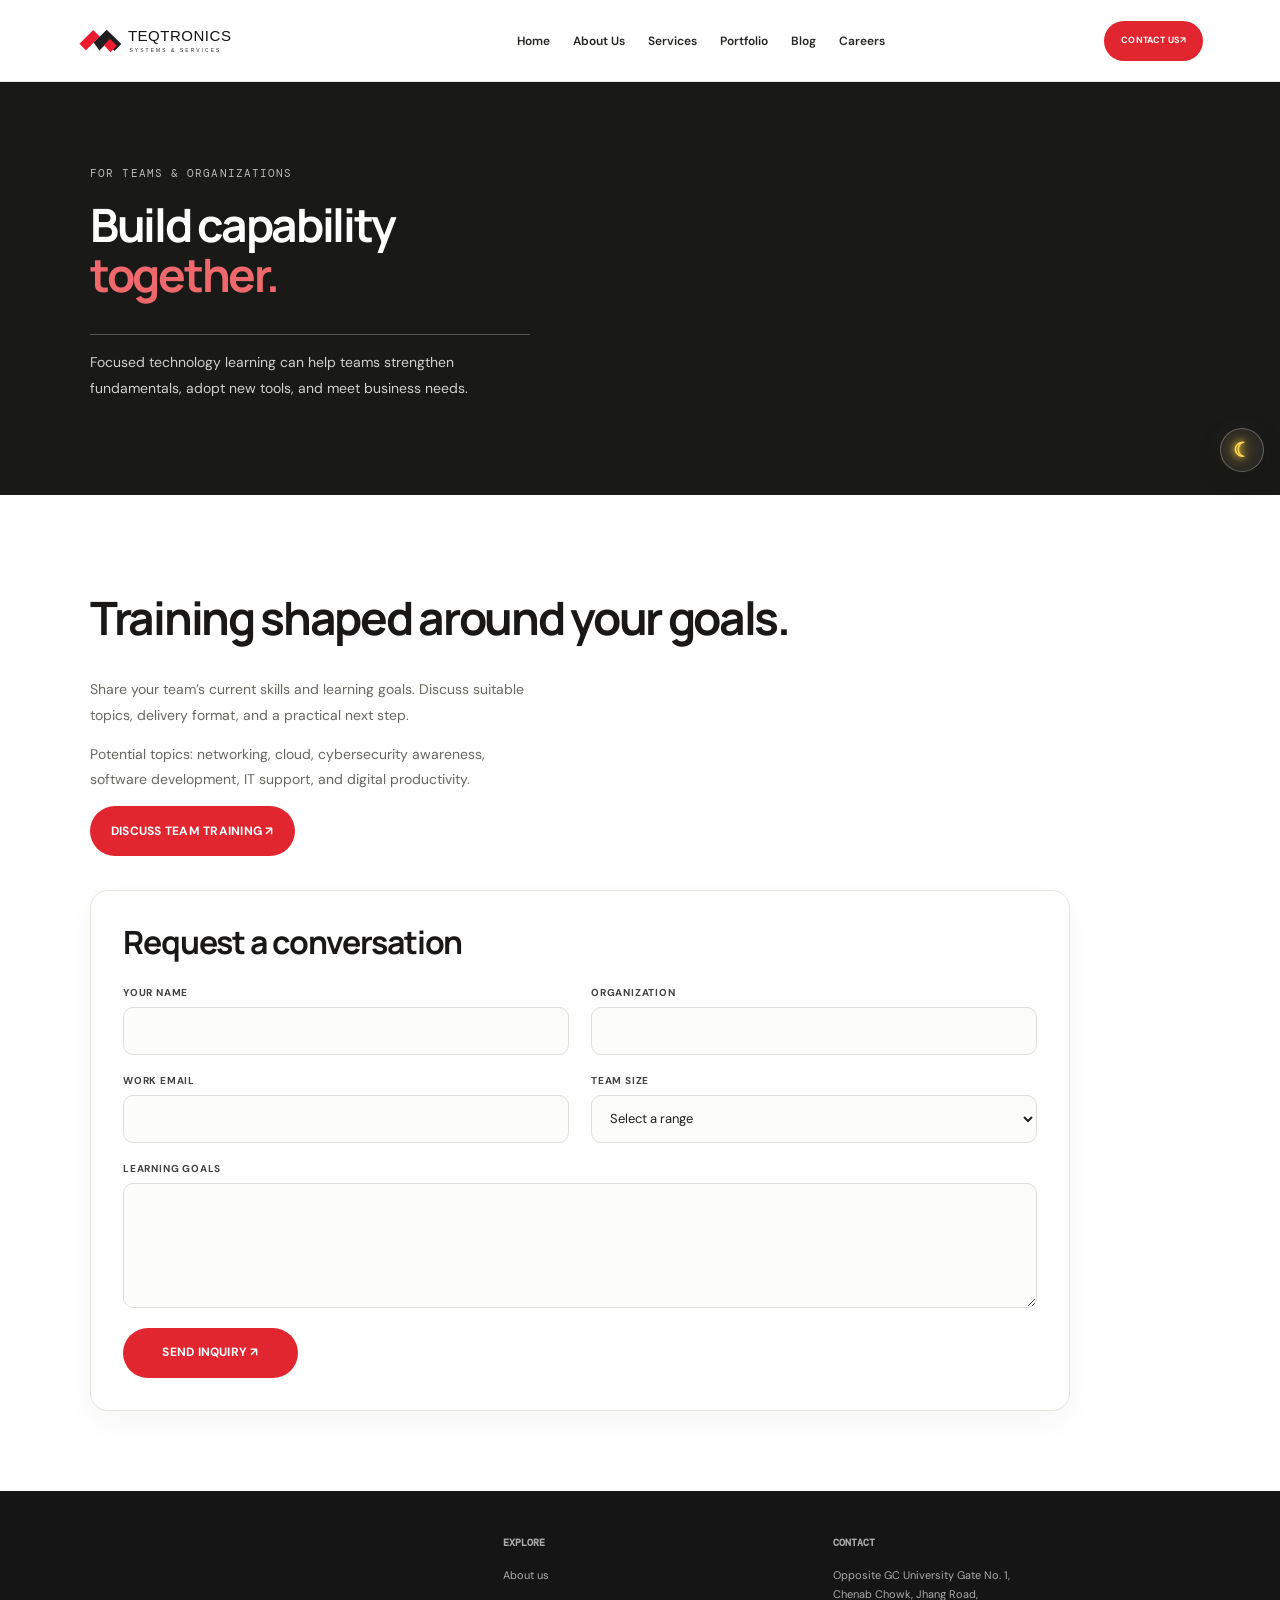
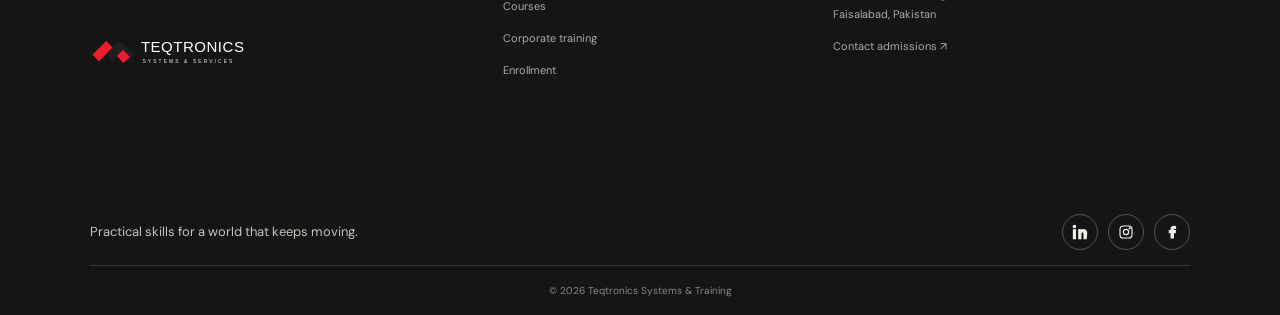
<file: public/corporate.html>
<!doctype html><html lang="en"><head><meta charset="utf-8"><meta name="viewport" content="width=device-width,initial-scale=1"><title>Corporate Training | Teqtronics</title><link rel="stylesheet" href="styles.css"><link rel="stylesheet" href="theme.css"><link rel="stylesheet" href="button-theme.css"><link rel="stylesheet" href="navbar-sticky.css"><link rel="stylesheet" href="polish.css"><link rel="stylesheet" href="navbar-layout.css"><link rel="stylesheet" href="nav-transparent.css"><link rel="stylesheet" href="logo-assets.css"><link rel="stylesheet" href="corporate.css"><link rel="stylesheet" href="aesthetic.css"><link rel="stylesheet" href="dark-mode.css"><link rel="stylesheet" href="shared-footer.css"></head><body><header class="mainHeader"><a class="brand logoBrand" href="index.html"><img class="logoLight" src="teqtronics-logo.svg" alt="Teqtronics Systems and Services"><img class="logoDark" src="teqtronics-logo-white.svg" alt=""></a><nav aria-label="Main navigation"><a href="index.html">Home</a><a href="about.html">About Us</a><a href="services.html">Services</a><a href="portfolio.html">Portfolio</a><a href="blog.html">Blog</a><a href="careers.html">Careers</a></nav><a href="contact.html" class="button">CONTACT US <span>↗</span></a><button class="themeToggle" id="themeToggle" type="button" aria-label="Switch to dark mode" title="Switch theme" aria-pressed="false"><span class="themeIcon" aria-hidden="true">☾</span></button></header><main><section class="dark"><label>FOR TEAMS &amp; ORGANIZATIONS</label><h2>Build capability<br><em>together.</em></h2><p>Focused technology learning can help teams strengthen fundamentals, adopt new tools, and meet business needs.</p></section><section><h2>Training shaped around your goals.</h2><p>Share your team’s current skills and learning goals. Discuss suitable topics, delivery format, and a practical next step.</p><p>Potential topics: networking, cloud, cybersecurity awareness, software development, IT support, and digital productivity.</p><a class="button" href="contact.html">DISCUSS TEAM TRAINING ↗</a><form class="corporateForm"><h2>Request a conversation</h2><div class="corporateFormGrid"><label>YOUR NAME<input name="name" required></label><label>ORGANIZATION<input name="organization" required></label><label>WORK EMAIL<input name="email" type="email" required></label><label>TEAM SIZE<select name="teamSize"><option>Select a range</option><option>1–10</option><option>11–25</option><option>26+</option></select></label><label class="corporateFull">LEARNING GOALS<textarea name="learningGoals"></textarea></label></div><button class="button">SEND INQUIRY ↗</button><p class="notice" hidden></p></form></section></main><footer class="siteFooter">
        <div class="footgrid">
            <div><a class="brand logoBrand" href="index.html"><img class="logoLight" src="teqtronics-logo.svg"
                        alt="Teqtronics Systems and Services"><img class="logoDark" src="teqtronics-logo-white.svg"
                        alt=""></a>
                
            </div>
            <div><b>EXPLORE</b><a href="about.html">About us</a><a href="courses.html">Courses</a><a
                    href="corporate.html">Corporate training</a><a href="enroll.html">Enrollment</a></div>
            <div><b>CONTACT</b>
                <p>Opposite GC University Gate No. 1,<br>Chenab Chowk, Jhang Road,<br>Faisalabad, Pakistan</p><a
                    href="contact.html">Contact admissions ↗</a>
            </div>
        </div>
        <div class="footerSocialRow"><p>Practical skills for a world that keeps moving.</p><div class="socialLinks" aria-label="Follow Teqtronics"><a href="https://www.linkedin.com/" target="_blank" rel="noopener noreferrer" aria-label="LinkedIn"><svg viewBox="0 0 24 24" aria-hidden="true"><path d="M5.2 8.7H2.1V22h3.1V8.7ZM3.65 2A1.85 1.85 0 1 0 3.7 5.7 1.85 1.85 0 0 0 3.65 2ZM22 14.4c0-4-2.1-5.9-4.9-5.9a4.2 4.2 0 0 0-3.8 2.1V8.7h-3.1V22h3.1v-7c0-1.8.4-3.6 2.6-3.6s2.2 2.1 2.2 3.7v6.9h3.1l.8-7.6Z"/></svg></a><a href="https://www.instagram.com/" target="_blank" rel="noopener noreferrer" aria-label="Instagram"><svg viewBox="0 0 24 24" aria-hidden="true"><rect x="3" y="3" width="18" height="18" rx="5"/><circle cx="12" cy="12" r="4"/><circle cx="17.7" cy="6.5" r=".8" class="iconFill"/></svg></a><a href="https://www.facebook.com/" target="_blank" rel="noopener noreferrer" aria-label="Facebook"><svg viewBox="0 0 24 24" aria-hidden="true"><path d="M14 21v-8h2.7l.4-3.1H14V8c0-.9.3-1.5 1.6-1.5h1.7V3.7c-.3 0-1.3-.1-2.5-.1-2.5 0-4.2 1.5-4.2 4.3v2H8V13h2.6v8H14Z"/></svg></a></div></div>        <div class="copyright">© 2026 Teqtronics Systems &amp; Training</div>
    </footer><script src="script.js"></script></body></html>
</file>
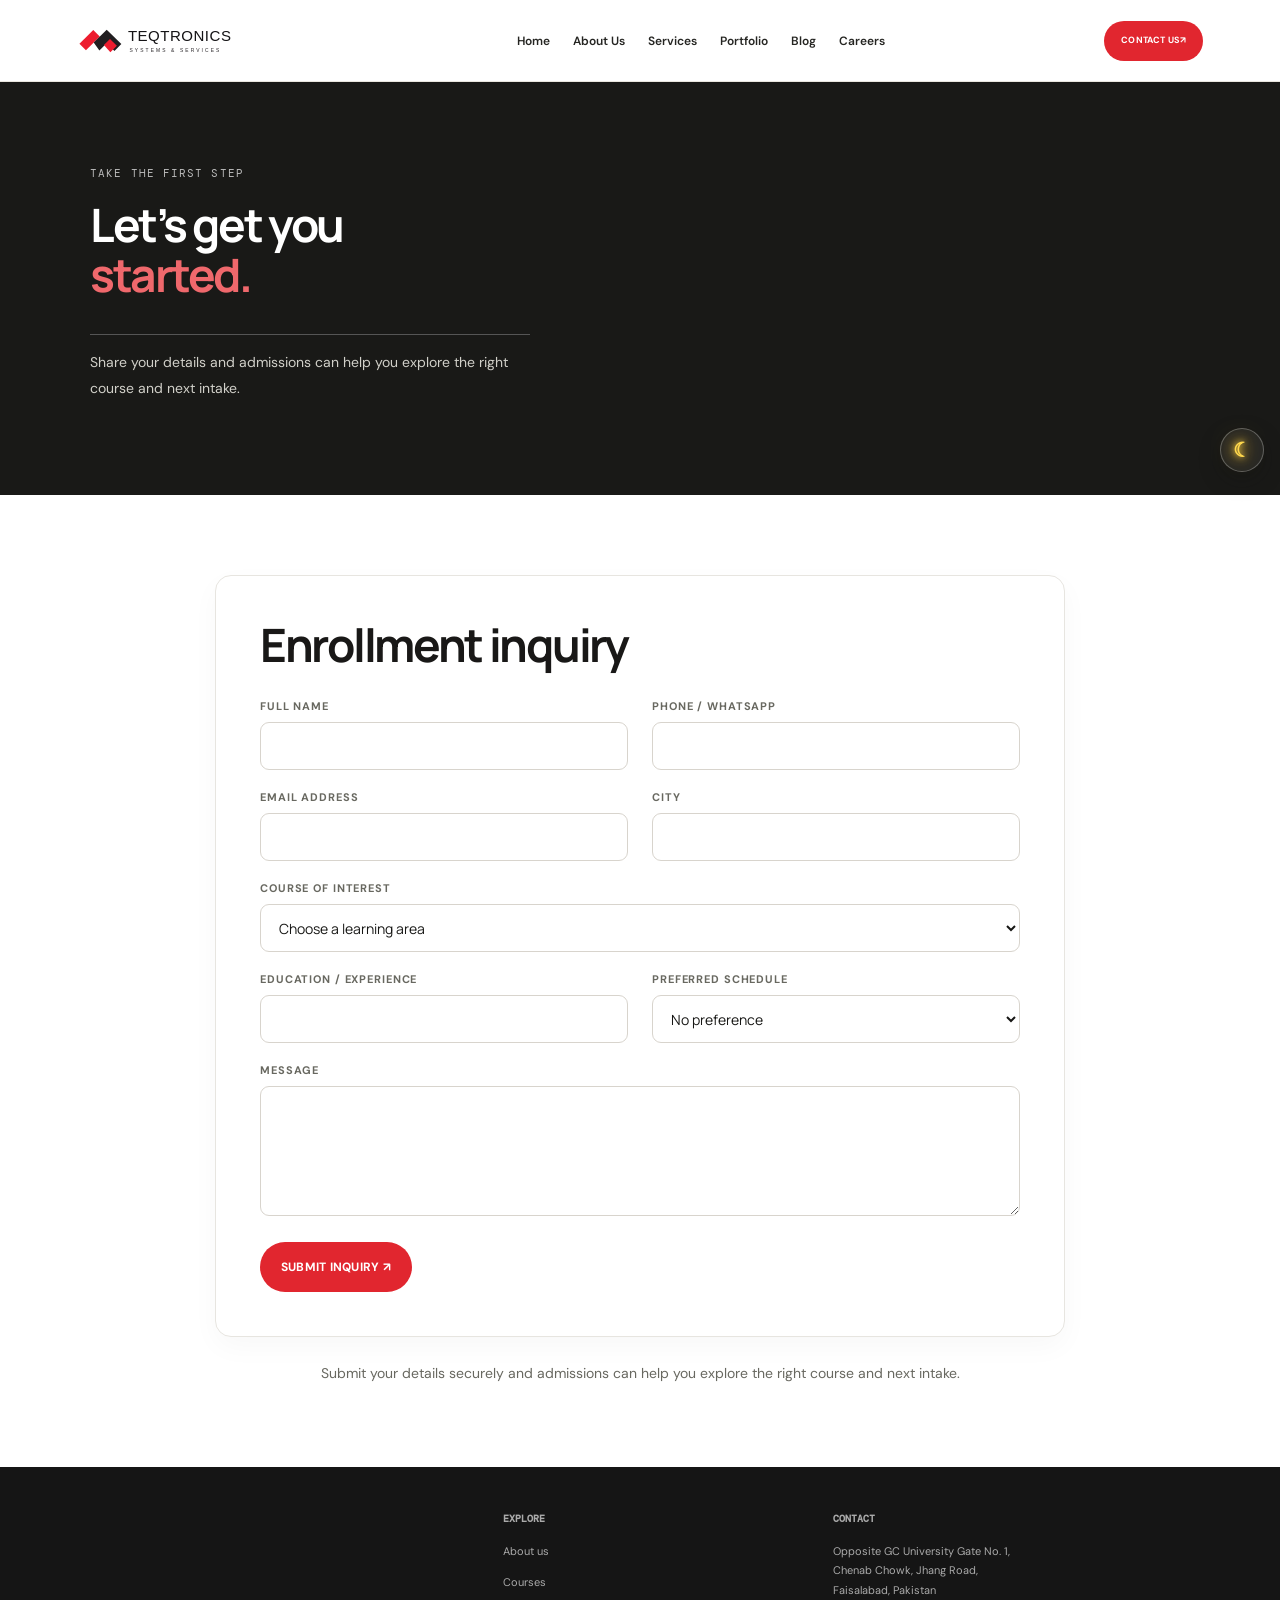
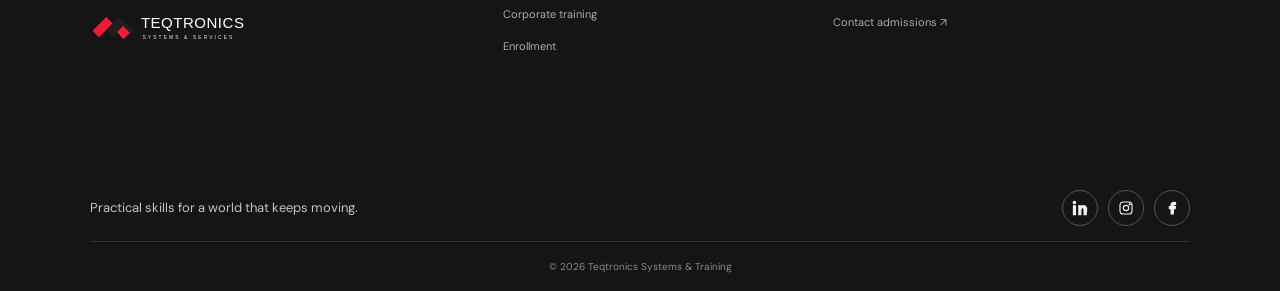
<file: public/enroll.html>
<!doctype html><html lang="en"><head><meta charset="utf-8"><meta name="viewport" content="width=device-width,initial-scale=1"><title>Enrollment | Teqtronics</title><link rel="stylesheet" href="styles.css"><link rel="stylesheet" href="theme.css"><link rel="stylesheet" href="button-theme.css"><link rel="stylesheet" href="navbar-sticky.css"><link rel="stylesheet" href="polish.css"><link rel="stylesheet" href="navbar-layout.css"><link rel="stylesheet" href="nav-transparent.css"><link rel="stylesheet" href="logo-assets.css"><link rel="stylesheet" href="aesthetic.css"><link rel="stylesheet" href="dark-mode.css"><link rel="stylesheet" href="shared-footer.css"></head><body><header class="mainHeader"><a class="brand logoBrand" href="index.html"><img class="logoLight" src="teqtronics-logo.svg" alt="Teqtronics Systems and Services"><img class="logoDark" src="teqtronics-logo-white.svg" alt=""></a><nav aria-label="Main navigation"><a href="index.html">Home</a><a href="about.html">About Us</a><a href="services.html">Services</a><a href="portfolio.html">Portfolio</a><a href="blog.html">Blog</a><a href="careers.html">Careers</a></nav><a href="contact.html" class="button">CONTACT US <span>↗</span></a><button class="themeToggle" id="themeToggle" type="button" aria-label="Switch to dark mode" title="Switch theme" aria-pressed="false"><span class="themeIcon" aria-hidden="true">☾</span></button></header><main><section class="dark"><label>TAKE THE FIRST STEP</label><h2>Let’s get you<br><em>started.</em></h2><p>Share your details and admissions can help you explore the right course and next intake.</p></section><section><form><h2>Enrollment inquiry</h2><div class="formgrid"><label>FULL NAME<input required name="name"></label><label>PHONE / WHATSAPP<input required type="tel" name="phone"></label><label>EMAIL ADDRESS<input required type="email" name="email"></label><label>CITY<input name="city"></label><label class="wide">COURSE OF INTEREST<select required name="course"><option value="">Choose a learning area</option><option>Networking &amp; Infrastructure</option><option>Cybersecurity &amp; Cloud</option><option>Software &amp; Digital Skills</option><option>IT Support</option><option>Not sure — please advise</option></select></label><label>EDUCATION / EXPERIENCE<input name="background"></label><label>PREFERRED SCHEDULE<select><option>No preference</option><option>Weekday</option><option>Weekend</option><option>Evening</option></select></label><label class="wide">MESSAGE<textarea name="message"></textarea></label></div><button class="button">SUBMIT INQUIRY ↗</button><p class="notice" hidden></p></form><p>Submit your details securely and admissions can help you explore the right course and next intake.</p></section></main><footer class="siteFooter">
        <div class="footgrid">
            <div><a class="brand logoBrand" href="index.html"><img class="logoLight" src="teqtronics-logo.svg"
                        alt="Teqtronics Systems and Services"><img class="logoDark" src="teqtronics-logo-white.svg"
                        alt=""></a>
                
            </div>
            <div><b>EXPLORE</b><a href="about.html">About us</a><a href="courses.html">Courses</a><a
                    href="corporate.html">Corporate training</a><a href="enroll.html">Enrollment</a></div>
            <div><b>CONTACT</b>
                <p>Opposite GC University Gate No. 1,<br>Chenab Chowk, Jhang Road,<br>Faisalabad, Pakistan</p><a
                    href="contact.html">Contact admissions ↗</a>
            </div>
        </div>
        <div class="footerSocialRow"><p>Practical skills for a world that keeps moving.</p><div class="socialLinks" aria-label="Follow Teqtronics"><a href="https://www.linkedin.com/" target="_blank" rel="noopener noreferrer" aria-label="LinkedIn"><svg viewBox="0 0 24 24" aria-hidden="true"><path d="M5.2 8.7H2.1V22h3.1V8.7ZM3.65 2A1.85 1.85 0 1 0 3.7 5.7 1.85 1.85 0 0 0 3.65 2ZM22 14.4c0-4-2.1-5.9-4.9-5.9a4.2 4.2 0 0 0-3.8 2.1V8.7h-3.1V22h3.1v-7c0-1.8.4-3.6 2.6-3.6s2.2 2.1 2.2 3.7v6.9h3.1l.8-7.6Z"/></svg></a><a href="https://www.instagram.com/" target="_blank" rel="noopener noreferrer" aria-label="Instagram"><svg viewBox="0 0 24 24" aria-hidden="true"><rect x="3" y="3" width="18" height="18" rx="5"/><circle cx="12" cy="12" r="4"/><circle cx="17.7" cy="6.5" r=".8" class="iconFill"/></svg></a><a href="https://www.facebook.com/" target="_blank" rel="noopener noreferrer" aria-label="Facebook"><svg viewBox="0 0 24 24" aria-hidden="true"><path d="M14 21v-8h2.7l.4-3.1H14V8c0-.9.3-1.5 1.6-1.5h1.7V3.7c-.3 0-1.3-.1-2.5-.1-2.5 0-4.2 1.5-4.2 4.3v2H8V13h2.6v8H14Z"/></svg></a></div></div>        <div class="copyright">© 2026 Teqtronics Systems &amp; Training</div>
    </footer><script src="script.js"></script></body></html>
</file>
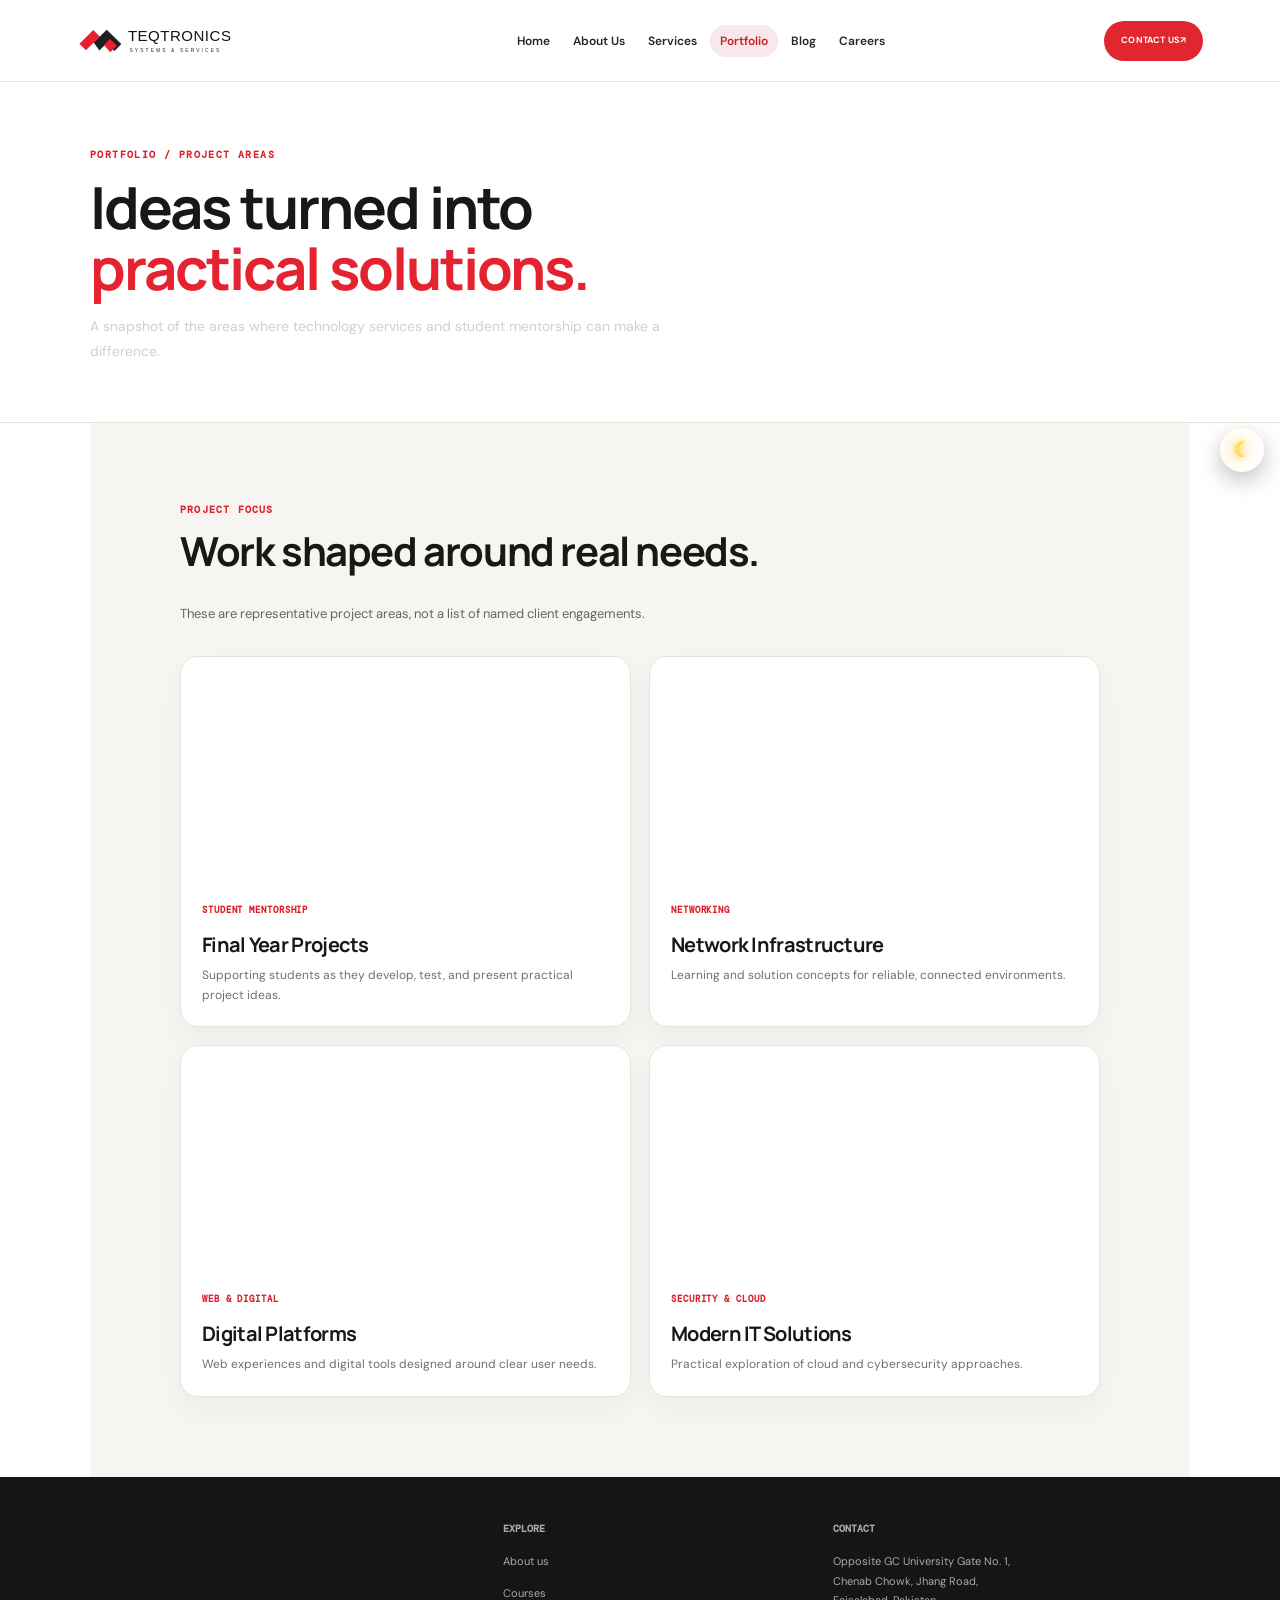
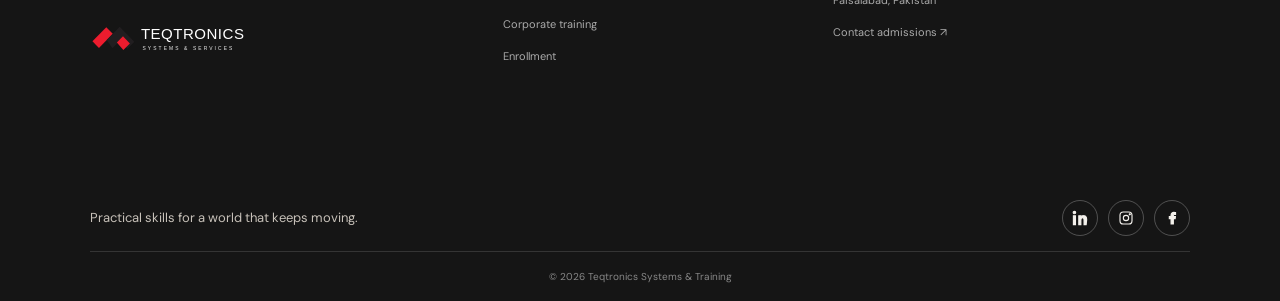
<file: public/portfolio.html>
<!doctype html><html lang="en"><head><meta charset="utf-8"><meta name="viewport" content="width=device-width,initial-scale=1"><title>Portfolio | Teqtronics</title><link rel="stylesheet" href="styles.css"><link rel="stylesheet" href="theme.css"><link rel="stylesheet" href="button-theme.css"><link rel="stylesheet" href="navbar-sticky.css"><link rel="stylesheet" href="polish.css"><link rel="stylesheet" href="navbar-layout.css"><link rel="stylesheet" href="nav-transparent.css"><link rel="stylesheet" href="logo-assets.css"><link rel="stylesheet" href="site-pages.css"><link rel="stylesheet" href="aesthetic.css"><link rel="stylesheet" href="dark-mode.css"><link rel="stylesheet" href="shared-footer.css"><link rel="stylesheet" href="service-gallery.css"></head><body class="sitePage"><header class="mainHeader"><a class="brand logoBrand" href="index.html"><img class="logoLight" src="teqtronics-logo.svg" alt="Teqtronics Systems and Services"><img class="logoDark" src="teqtronics-logo-white.svg" alt=""></a><nav aria-label="Main navigation"><a href="index.html">Home</a><a href="about.html">About Us</a><a href="services.html">Services</a><a href="portfolio.html">Portfolio</a><a href="blog.html">Blog</a><a href="careers.html">Careers</a></nav><a href="contact.html" class="button">CONTACT US <span>↗</span></a><button class="themeToggle" id="themeToggle" type="button" aria-label="Switch to dark mode" title="Switch theme" aria-pressed="false"><span class="themeIcon" aria-hidden="true">☾</span></button></header><main><section class="pageHero"><div class="eyebrow">PORTFOLIO / PROJECT AREAS</div><h1>Ideas turned into<br><em>practical solutions.</em></h1><p>A snapshot of the areas where technology services and student mentorship can make a difference.</p></section><section class="pageContent"><div class="eyebrow">PROJECT FOCUS</div><h2>Work shaped around real needs.</h2><p>These are representative project areas, not a list of named client engagements.</p><div class="portfolioGrid"><article class="pageCard portfolioCard"><div class="portfolioPhoto photoMentorship"></div><div class="pageCardBody"><small>STUDENT MENTORSHIP</small><h3>Final Year Projects</h3><p>Supporting students as they develop, test, and present practical project ideas.</p></div></article><article class="pageCard portfolioCard"><div class="portfolioPhoto photoNetwork"></div><div class="pageCardBody"><small>NETWORKING</small><h3>Network Infrastructure</h3><p>Learning and solution concepts for reliable, connected environments.</p></div></article><article class="pageCard portfolioCard"><div class="portfolioPhoto photoDigital"></div><div class="pageCardBody"><small>WEB &amp; DIGITAL</small><h3>Digital Platforms</h3><p>Web experiences and digital tools designed around clear user needs.</p></div></article><article class="pageCard portfolioCard"><div class="portfolioPhoto photoSecurity"></div><div class="pageCardBody"><small>SECURITY &amp; CLOUD</small><h3>Modern IT Solutions</h3><p>Practical exploration of cloud and cybersecurity approaches.</p></div></article></div></section></main><footer class="siteFooter">
        <div class="footgrid">
            <div><a class="brand logoBrand" href="index.html"><img class="logoLight" src="teqtronics-logo.svg"
                        alt="Teqtronics Systems and Services"><img class="logoDark" src="teqtronics-logo-white.svg"
                        alt=""></a>
                
            </div>
            <div><b>EXPLORE</b><a href="about.html">About us</a><a href="courses.html">Courses</a><a
                    href="corporate.html">Corporate training</a><a href="enroll.html">Enrollment</a></div>
            <div><b>CONTACT</b>
                <p>Opposite GC University Gate No. 1,<br>Chenab Chowk, Jhang Road,<br>Faisalabad, Pakistan</p><a
                    href="contact.html">Contact admissions ↗</a>
            </div>
        </div>
        <div class="footerSocialRow"><p>Practical skills for a world that keeps moving.</p><div class="socialLinks" aria-label="Follow Teqtronics"><a href="https://www.linkedin.com/" target="_blank" rel="noopener noreferrer" aria-label="LinkedIn"><svg viewBox="0 0 24 24" aria-hidden="true"><path d="M5.2 8.7H2.1V22h3.1V8.7ZM3.65 2A1.85 1.85 0 1 0 3.7 5.7 1.85 1.85 0 0 0 3.65 2ZM22 14.4c0-4-2.1-5.9-4.9-5.9a4.2 4.2 0 0 0-3.8 2.1V8.7h-3.1V22h3.1v-7c0-1.8.4-3.6 2.6-3.6s2.2 2.1 2.2 3.7v6.9h3.1l.8-7.6Z"/></svg></a><a href="https://www.instagram.com/" target="_blank" rel="noopener noreferrer" aria-label="Instagram"><svg viewBox="0 0 24 24" aria-hidden="true"><rect x="3" y="3" width="18" height="18" rx="5"/><circle cx="12" cy="12" r="4"/><circle cx="17.7" cy="6.5" r=".8" class="iconFill"/></svg></a><a href="https://www.facebook.com/" target="_blank" rel="noopener noreferrer" aria-label="Facebook"><svg viewBox="0 0 24 24" aria-hidden="true"><path d="M14 21v-8h2.7l.4-3.1H14V8c0-.9.3-1.5 1.6-1.5h1.7V3.7c-.3 0-1.3-.1-2.5-.1-2.5 0-4.2 1.5-4.2 4.3v2H8V13h2.6v8H14Z"/></svg></a></div></div>        <div class="copyright">© 2026 Teqtronics Systems &amp; Training</div>
    </footer>
<dialog class="serviceInquiryDialog" id="serviceInquiryDialog" aria-labelledby="serviceInquiryTitle">
  <div class="serviceDialogHead"><div><span class="sectionEyebrow">PROJECT INQUIRY</span><h2 id="serviceInquiryTitle">Tell us what you need.</h2></div><button type="button" class="serviceDialogClose" aria-label="Close inquiry form">×</button></div>
  <p class="serviceDialogIntro">Share a few details and our team will get back to you.</p>
  <form class="serviceInquiryForm"><input type="hidden" name="service"><label>Your name<input name="name" autocomplete="name" required minlength="2" maxlength="100"></label><label>Email address<input name="email" type="email" autocomplete="email" required></label><label>Phone / WhatsApp <span>(optional)</span><input name="phone" type="tel" autocomplete="tel"></label><label class="serviceMessageField">Message<textarea name="message" rows="4" required minlength="5" placeholder="Tell us a little about your requirements"></textarea></label><button class="button" type="submit">SEND INQUIRY ↗</button><p class="notice" hidden role="status"></p></form>
</dialog><script src="script.js"></script></body></html>
</file>
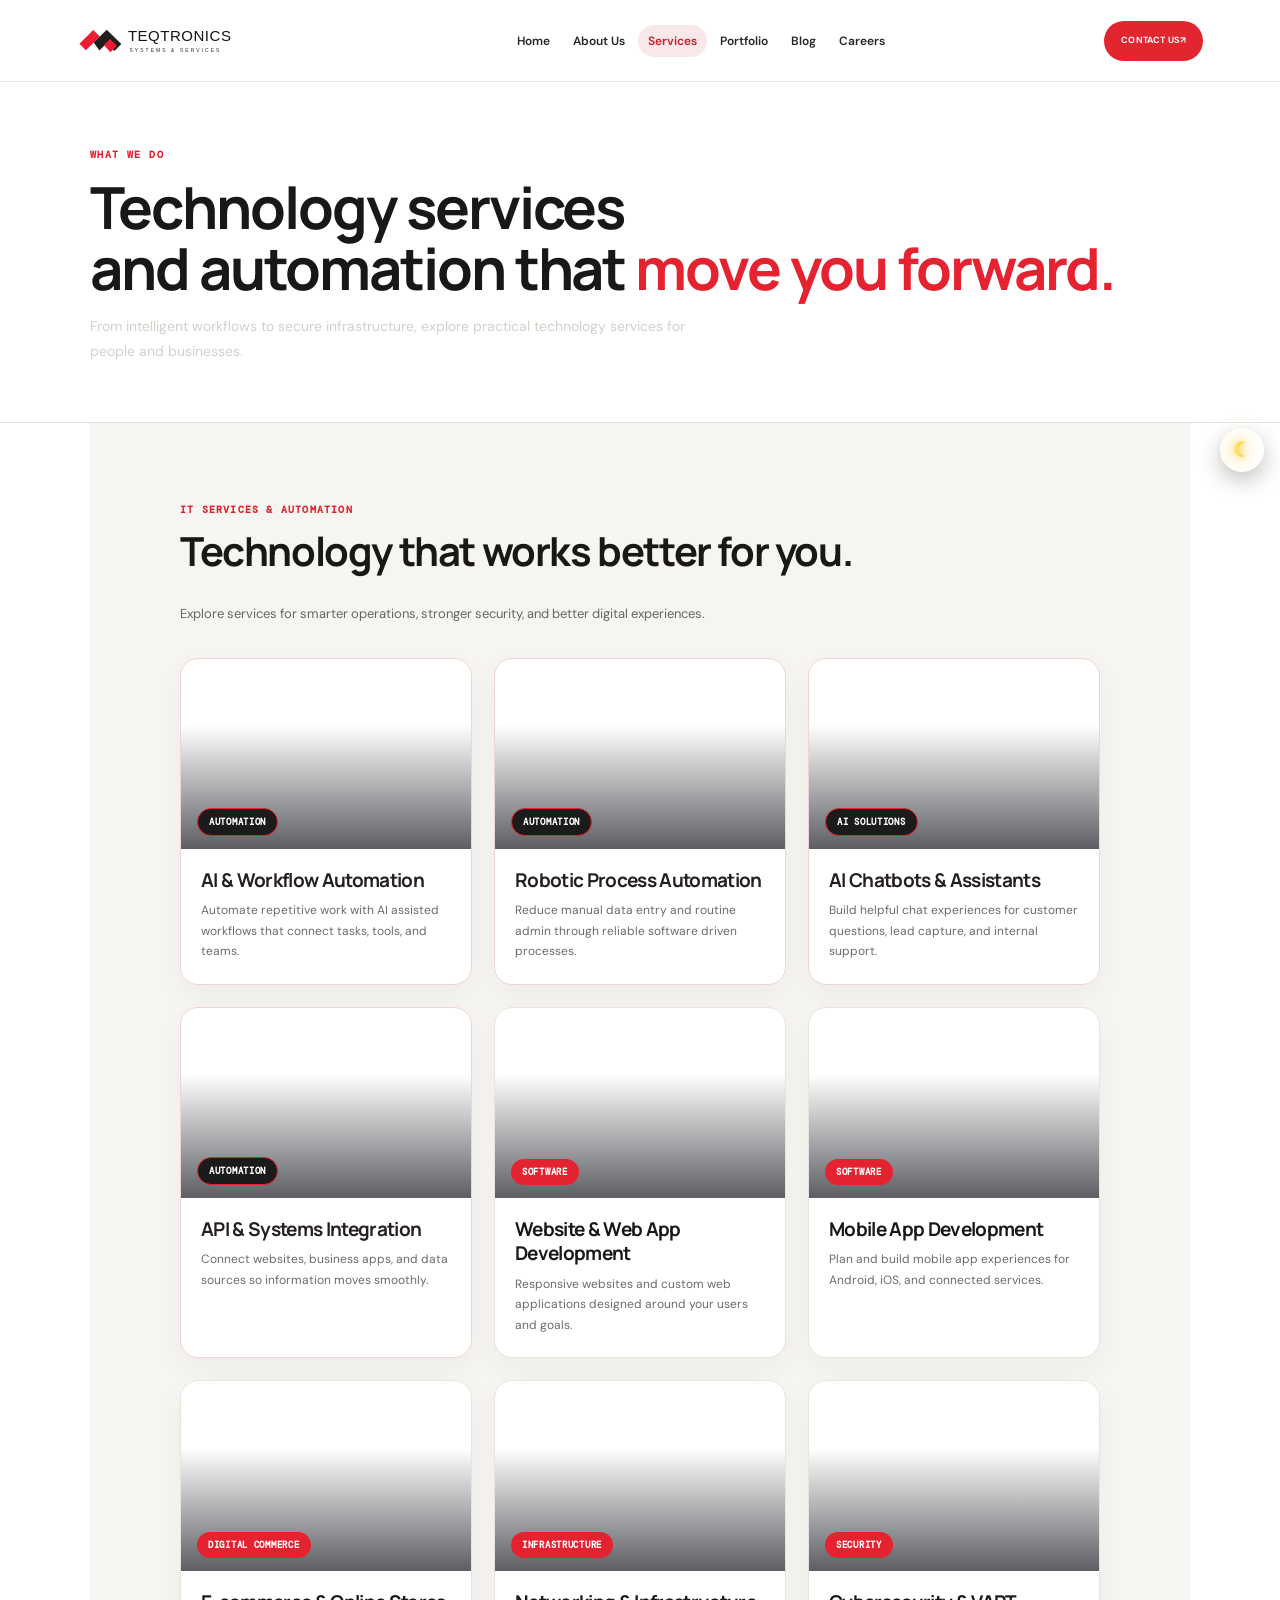
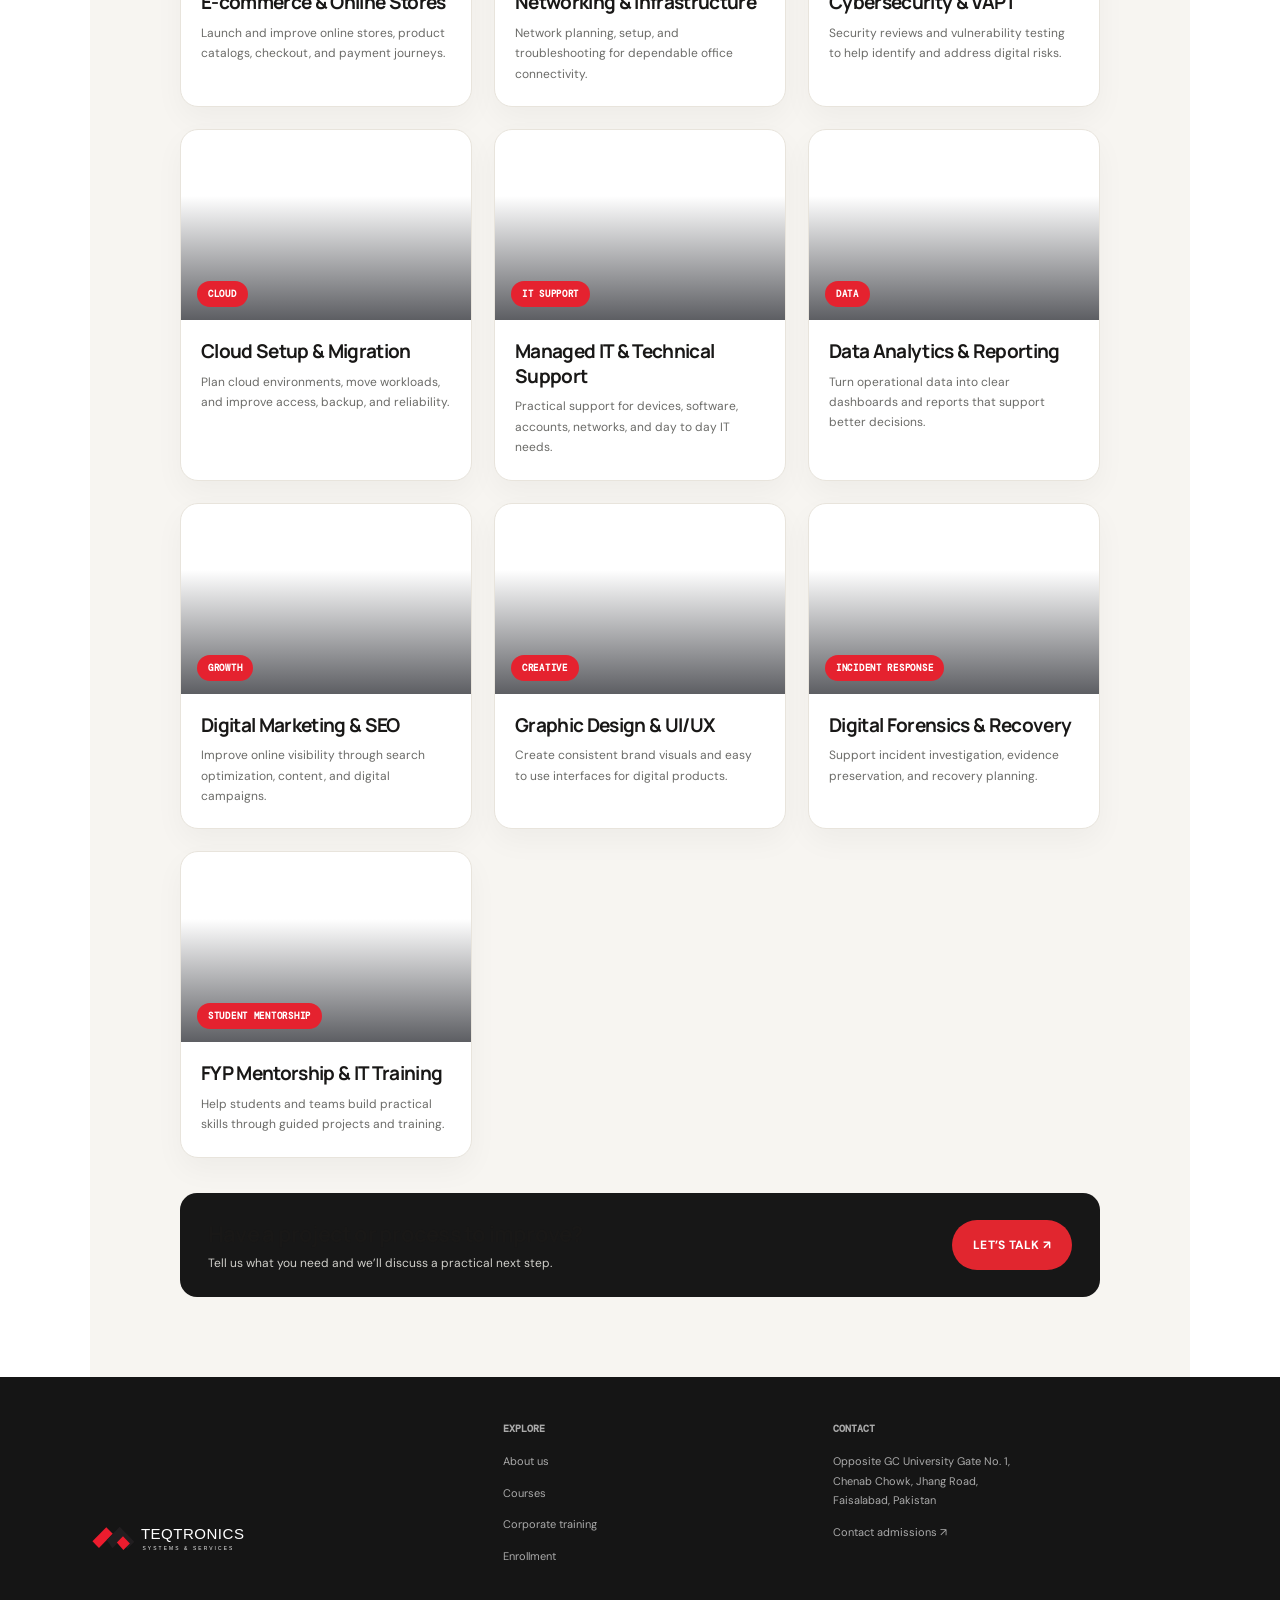
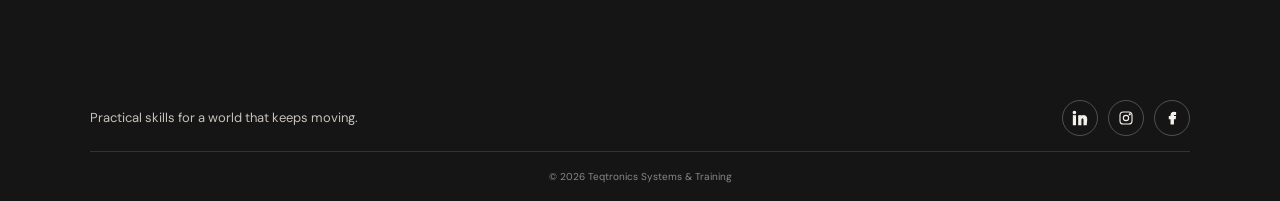
<file: public/services.html>
<!doctype html>
<html lang="en">
<head>
<meta charset="utf-8"><meta name="viewport" content="width=device-width,initial-scale=1">
<title>IT Services &amp; Automation | Teqtronics</title>
<link rel="stylesheet" href="styles.css"><link rel="stylesheet" href="theme.css"><link rel="stylesheet" href="button-theme.css"><link rel="stylesheet" href="navbar-sticky.css"><link rel="stylesheet" href="polish.css"><link rel="stylesheet" href="navbar-layout.css"><link rel="stylesheet" href="nav-transparent.css"><link rel="stylesheet" href="logo-assets.css"><link rel="stylesheet" href="site-pages.css"><link rel="stylesheet" href="service-gallery.css">
<link rel="stylesheet" href="aesthetic.css"><link rel="stylesheet" href="dark-mode.css"><link rel="stylesheet" href="shared-footer.css"></head>
<body class="sitePage">
<header class="mainHeader"><a class="brand logoBrand" href="index.html"><img class="logoLight" src="teqtronics-logo.svg" alt="Teqtronics Systems and Services"><img class="logoDark" src="teqtronics-logo-white.svg" alt=""></a><nav aria-label="Main navigation"><a href="index.html">Home</a><a href="about.html">About Us</a><a href="services.html" aria-current="page">Services</a><a href="portfolio.html">Portfolio</a><a href="blog.html">Blog</a><a href="careers.html">Careers</a></nav><a href="contact.html" class="button">CONTACT US <span>↗</span></a><button class="themeToggle" id="themeToggle" type="button" aria-label="Switch to dark mode" title="Switch theme" aria-pressed="false"><span class="themeIcon" aria-hidden="true">☾</span></button></header>
<main>
<section class="pageHero"><div class="eyebrow">WHAT WE DO</div><h1>Technology services<br>and automation that <em>move you forward.</em></h1><p>From intelligent workflows to secure infrastructure, explore practical technology services for people and businesses.</p></section>
<section class="pageContent"><div class="eyebrow">IT SERVICES &amp; AUTOMATION</div><h2>Technology that works better for you.</h2><p class="serviceIntro">Explore services for smarter operations, stronger security, and better digital experiences.</p>
<div class="serviceGallery">
<article class="serviceVisualCard automation"><div class="serviceVisualPhoto svcAi"><span>AUTOMATION</span></div><div class="serviceVisualBody"><h3>AI &amp; Workflow Automation</h3><p>Automate repetitive work with AI assisted workflows that connect tasks, tools, and teams.</p></div></article>
<article class="serviceVisualCard automation"><div class="serviceVisualPhoto svcRpa"><span>AUTOMATION</span></div><div class="serviceVisualBody"><h3>Robotic Process Automation</h3><p>Reduce manual data entry and routine admin through reliable software driven processes.</p></div></article>
<article class="serviceVisualCard automation"><div class="serviceVisualPhoto svcChat"><span>AI SOLUTIONS</span></div><div class="serviceVisualBody"><h3>AI Chatbots &amp; Assistants</h3><p>Build helpful chat experiences for customer questions, lead capture, and internal support.</p></div></article>
<article class="serviceVisualCard automation"><div class="serviceVisualPhoto svcApi"><span>AUTOMATION</span></div><div class="serviceVisualBody"><h3>API &amp; Systems Integration</h3><p>Connect websites, business apps, and data sources so information moves smoothly.</p></div></article>
<article class="serviceVisualCard"><div class="serviceVisualPhoto svcWeb"><span>SOFTWARE</span></div><div class="serviceVisualBody"><h3>Website &amp; Web App Development</h3><p>Responsive websites and custom web applications designed around your users and goals.</p></div></article>
<article class="serviceVisualCard"><div class="serviceVisualPhoto svcMobile"><span>SOFTWARE</span></div><div class="serviceVisualBody"><h3>Mobile App Development</h3><p>Plan and build mobile app experiences for Android, iOS, and connected services.</p></div></article>
<article class="serviceVisualCard"><div class="serviceVisualPhoto svcCommerce"><span>DIGITAL COMMERCE</span></div><div class="serviceVisualBody"><h3>E-commerce &amp; Online Stores</h3><p>Launch and improve online stores, product catalogs, checkout, and payment journeys.</p></div></article>
<article class="serviceVisualCard"><div class="serviceVisualPhoto svcNetwork"><span>INFRASTRUCTURE</span></div><div class="serviceVisualBody"><h3>Networking &amp; Infrastructure</h3><p>Network planning, setup, and troubleshooting for dependable office connectivity.</p></div></article>
<article class="serviceVisualCard"><div class="serviceVisualPhoto svcSecurity"><span>SECURITY</span></div><div class="serviceVisualBody"><h3>Cybersecurity &amp; VAPT</h3><p>Security reviews and vulnerability testing to help identify and address digital risks.</p></div></article>
<article class="serviceVisualCard"><div class="serviceVisualPhoto svcCloud"><span>CLOUD</span></div><div class="serviceVisualBody"><h3>Cloud Setup &amp; Migration</h3><p>Plan cloud environments, move workloads, and improve access, backup, and reliability.</p></div></article>
<article class="serviceVisualCard"><div class="serviceVisualPhoto svcSupport"><span>IT SUPPORT</span></div><div class="serviceVisualBody"><h3>Managed IT &amp; Technical Support</h3><p>Practical support for devices, software, accounts, networks, and day to day IT needs.</p></div></article>
<article class="serviceVisualCard"><div class="serviceVisualPhoto svcData"><span>DATA</span></div><div class="serviceVisualBody"><h3>Data Analytics &amp; Reporting</h3><p>Turn operational data into clear dashboards and reports that support better decisions.</p></div></article>
<article class="serviceVisualCard"><div class="serviceVisualPhoto svcMarketing"><span>GROWTH</span></div><div class="serviceVisualBody"><h3>Digital Marketing &amp; SEO</h3><p>Improve online visibility through search optimization, content, and digital campaigns.</p></div></article>
<article class="serviceVisualCard"><div class="serviceVisualPhoto svcDesign"><span>CREATIVE</span></div><div class="serviceVisualBody"><h3>Graphic Design &amp; UI/UX</h3><p>Create consistent brand visuals and easy to use interfaces for digital products.</p></div></article>
<article class="serviceVisualCard"><div class="serviceVisualPhoto svcForensics"><span>INCIDENT RESPONSE</span></div><div class="serviceVisualBody"><h3>Digital Forensics &amp; Recovery</h3><p>Support incident investigation, evidence preservation, and recovery planning.</p></div></article>
<article class="serviceVisualCard"><div class="serviceVisualPhoto svcMentor"><span>STUDENT MENTORSHIP</span></div><div class="serviceVisualBody"><h3>FYP Mentorship &amp; IT Training</h3><p>Help students and teams build practical skills through guided projects and training.</p></div></article>
</div>
<div class="servicesCta"><div><h3>Have a project or process to improve?</h3><p>Tell us what you need and we’ll discuss a practical next step.</p></div><a class="button" href="contact.html">LET’S TALK ↗</a></div>
</section></main>
<footer class="siteFooter">
        <div class="footgrid">
            <div><a class="brand logoBrand" href="index.html"><img class="logoLight" src="teqtronics-logo.svg"
                        alt="Teqtronics Systems and Services"><img class="logoDark" src="teqtronics-logo-white.svg"
                        alt=""></a>
                
            </div>
            <div><b>EXPLORE</b><a href="about.html">About us</a><a href="courses.html">Courses</a><a
                    href="corporate.html">Corporate training</a><a href="enroll.html">Enrollment</a></div>
            <div><b>CONTACT</b>
                <p>Opposite GC University Gate No. 1,<br>Chenab Chowk, Jhang Road,<br>Faisalabad, Pakistan</p><a
                    href="contact.html">Contact admissions ↗</a>
            </div>
        </div>
        <div class="footerSocialRow"><p>Practical skills for a world that keeps moving.</p><div class="socialLinks" aria-label="Follow Teqtronics"><a href="https://www.linkedin.com/" target="_blank" rel="noopener noreferrer" aria-label="LinkedIn"><svg viewBox="0 0 24 24" aria-hidden="true"><path d="M5.2 8.7H2.1V22h3.1V8.7ZM3.65 2A1.85 1.85 0 1 0 3.7 5.7 1.85 1.85 0 0 0 3.65 2ZM22 14.4c0-4-2.1-5.9-4.9-5.9a4.2 4.2 0 0 0-3.8 2.1V8.7h-3.1V22h3.1v-7c0-1.8.4-3.6 2.6-3.6s2.2 2.1 2.2 3.7v6.9h3.1l.8-7.6Z"/></svg></a><a href="https://www.instagram.com/" target="_blank" rel="noopener noreferrer" aria-label="Instagram"><svg viewBox="0 0 24 24" aria-hidden="true"><rect x="3" y="3" width="18" height="18" rx="5"/><circle cx="12" cy="12" r="4"/><circle cx="17.7" cy="6.5" r=".8" class="iconFill"/></svg></a><a href="https://www.facebook.com/" target="_blank" rel="noopener noreferrer" aria-label="Facebook"><svg viewBox="0 0 24 24" aria-hidden="true"><path d="M14 21v-8h2.7l.4-3.1H14V8c0-.9.3-1.5 1.6-1.5h1.7V3.7c-.3 0-1.3-.1-2.5-.1-2.5 0-4.2 1.5-4.2 4.3v2H8V13h2.6v8H14Z"/></svg></a></div></div>        <div class="copyright">© 2026 Teqtronics Systems &amp; Training</div>
    </footer><dialog class="serviceInquiryDialog" id="serviceInquiryDialog" aria-labelledby="serviceInquiryTitle"><div class="serviceDialogHead"><div><span class="sectionEyebrow">SERVICE INQUIRY</span><h2 id="serviceInquiryTitle">Tell us what you need.</h2></div><button type="button" class="serviceDialogClose" aria-label="Close inquiry form">×</button></div><p class="serviceDialogIntro">Share a few details and our team will get back to you.</p><form class="serviceInquiryForm"><input type="hidden" name="service"><label>Your name<input name="name" autocomplete="name" required minlength="2" maxlength="100"></label><label>Email address<input name="email" type="email" autocomplete="email" required></label><label>Phone / WhatsApp <span>(optional)</span><input name="phone" type="tel" autocomplete="tel"></label><label class="serviceMessageField">Message<textarea name="message" rows="4" required minlength="5" placeholder="Tell us a little about your requirements"></textarea></label><button class="button" type="submit">SEND INQUIRY ↗</button><p class="notice" hidden role="status"></p></form></dialog><script src="script.js"></script></body></html>
</file>
<file: public/styles.css>
@import url('https://fonts.googleapis.com/css2?family=DM+Mono&family=Manrope:wght@400;500;600;700;800&display=swap');:root{--red:#e1262f;--ink:#171715;--paper:#f5f3ee;--muted:#77766e}*{box-sizing:border-box}body{margin:0;background:var(--paper);color:var(--ink);font:15px Manrope,Arial,sans-serif}a{color:inherit;text-decoration:none}.brand{display:flex;align-items:center;gap:12px}.brand b{font-size:18px;letter-spacing:.05em}.brand small{display:block;font:9px 'DM Mono';letter-spacing:.25em;margin-top:3px}.mark{color:var(--red);font-size:32px}.button{display:inline-block;background:var(--red);color:white;padding:15px 20px;font-size:11px;font-weight:700;letter-spacing:.08em}header{padding:20px max(calc((100% - 1100px)/2),28px);display:flex;align-items:center;justify-content:space-between;border-bottom:1px solid #ddd}nav{display:flex;gap:32px;justify-content:center;padding:17px;border-bottom:1px solid #ddd;font-size:12px}nav a:hover{color:var(--red)}.hero{min-height:490px;display:grid;grid-template-columns:1fr 1fr;align-items:center;gap:48px;width:min(1100px,calc(100% - 56px));margin:auto;padding:55px 0}.hero label,main>section>label{font:11px 'DM Mono';letter-spacing:.1em;color:#777}.hero h1{font-size:clamp(56px,7vw,82px);line-height:.98;letter-spacing:-.06em;margin:24px 0}.hero p,section>p{max-width:440px;color:#686860;line-height:1.8;font-size:14px}.hero .button{margin-top:15px}.hero em,h2 em{font-style:normal;color:var(--red)}main>section:not(.hero){padding:80px max(calc((100% - 1100px)/2),28px)}h2{font-size:46px;line-height:1.08;letter-spacing:-.05em;margin:18px 0 35px}.cards{display:grid;grid-template-columns:repeat(3,1fr);gap:14px}.cards a,.cards article{position:relative;background:#fff;border:1px solid #e7e5e0;min-height:220px;padding:25px;transition:.2s;box-shadow:0 10px 28px #1b191308}.cards a:hover{transform:translateY(-4px)}.cards a:nth-child(2){background:#fff}.cards a:nth-child(3){background:#fff}.cards b{font:10px 'DM Mono';color:var(--red)}h3{font-size:24px;line-height:1.15}.cards p{font-size:12px;color:var(--muted)}.dark{background:#191917;color:white}.dark p{color:#d1d0c9;border-top:1px solid #555;padding-top:15px}.dark>label{color:#bbb}.dark h2 em{color:#ef686c}.cta{background:var(--red);color:white;display:flex;gap:35px;align-items:center;justify-content:space-between}.cta h2{margin:0}.cta p{color:#ffded8;max-width:320px}.cta .button{background:white;color:var(--ink)}footer{min-height:100px}.utility{background:#111;color:#bbb;font:10px 'DM Mono';padding:9px 0}.wide{width:min(1100px,calc(100% - 56px));margin:auto}.utility span{float:right}.home header{border:0;background:#171717;color:white}.home nav{position:relative;z-index:2;background:#181818;color:white;border:0}.home .hero{position:relative;width:100%;height:470px;min-height:470px;display:flex;align-items:center;padding:0 max(calc((100% - 1100px)/2),28px);color:white;background:#171717;overflow:hidden}.heroPhoto{position:absolute;inset:0;background:linear-gradient(90deg,#121212e8,#171717a8 58%,#17171777),url('https://images.unsplash.com/photo-1522071820081-009f0129c71c?auto=format&fit=crop&w=1800&q=85') center 46%/cover no-repeat}.heroContent{position:relative;z-index:1;max-width:680px}.home .hero label{color:#f4b7b9}.home .hero h1{font-size:clamp(44px,6vw,72px);margin:20px 0}.home .hero em{color:#ef555c}.home .hero p{color:#e0ded8;max-width:490px}.heroActions{display:flex;align-items:center;gap:25px;margin-top:24px;font-size:11px}.herobadge{position:absolute;right:max(calc((100% - 1100px)/2),28px);bottom:30px;color:white;border-left:2px solid var(--red);padding-left:14px;font:11px 'DM Mono';z-index:1}.herobadge b{font-size:16px}.herobadge span{display:block;color:#bbb;margin-top:6px;font-size:9px}.homeCourses{background:#fff}.homeCourses h2{margin-bottom:32px}.homeCourses .cards a{min-height:205px}.cardArrow{position:absolute;right:22px;bottom:19px;color:var(--red);font-size:20px}.viewAll{display:block;text-align:center;margin:28px auto 0;font:11px 'DM Mono';letter-spacing:.08em}.viewAll span{color:var(--red)}.homeWhy{display:grid;grid-template-columns:1fr 1fr;gap:70px;align-items:center;background:#f3f2ef}.homeWhy>div:last-child>label,.mapHeading label{font:11px 'DM Mono';color:#777;letter-spacing:.08em}.homeWhy h2{margin:15px 0}.homeWhy p{font-size:13px;line-height:1.8;color:#666}.homeWhy ul{padding:0;list-style:none;margin:24px 0}.homeWhy li{border-top:1px solid #ddd;padding:12px 0;font-size:12px}.homeWhy li:before{content:'↗';color:var(--red);margin-right:12px}.whyVisual{height:330px;background:linear-gradient(135deg,#292725,#111);color:white;display:grid;place-items:center;position:relative}.whyMark{font-size:140px;font-weight:800;color:#e8e5dc;letter-spacing:-.1em}.whyMark span{font-size:50px;color:var(--red);vertical-align:top}.whyVisual small{position:absolute;bottom:20px;left:22px;color:#bbb;font:10px 'DM Mono'}.homeCta{background:#191919;color:white;display:flex;align-items:center;justify-content:space-between;gap:25px}.homeCta>div>label{font:10px 'DM Mono';color:#bbb}.homeCta h2{margin:15px 0 0}.homeCta h2 em{color:#ed575d}.homeCta>p{font-size:13px;line-height:1.7;color:#ccc;max-width:270px}.siteFooter{background:#151515;color:#ddd;padding:45px max(calc((100% - 1100px)/2),28px) 0}.footgrid{display:grid;grid-template-columns:1.3fr 1fr 1.3fr;gap:55px;padding-bottom:38px}.footgrid>div{display:flex;flex-direction:column;align-items:flex-start;gap:12px}.footgrid>div>b{font:10px 'DM Mono';color:#aaa;margin-bottom:5px}.footgrid p,.footgrid a:not(.brand){font-size:11px;color:#aaa;line-height:1.8;margin:0}.footgrid .brand{color:white}.copyright{border-top:1px solid #343434;text-align:center;padding:18px;font-size:10px;color:#888;margin:0 -28px}.mapSection{padding:38px max(calc((100% - 1100px)/2),28px) 0;background:#fff}.mapHeading{display:flex;justify-content:space-between;align-items:center;margin-bottom:20px}.mapHeading h2{font-size:34px;margin:8px 0}.mapHeading p{font-size:12px;color:#777;margin:0}.mapSection iframe{display:block;width:100%;height:320px;border:0;filter:grayscale(.2)}@media(max-width:700px){header>span,.headnote{display:none}.utility span{float:none;display:block;margin-top:4px}nav{gap:0;justify-content:space-around;flex-wrap:wrap;font-size:11px}.home .hero{height:520px;min-height:520px;padding:35px 24px}.heroContent{max-width:100%}.home .hero h1{font-size:46px}.heroActions{flex-wrap:wrap}.herobadge{bottom:17px}.cards{grid-template-columns:1fr}.cards a{min-height:180px}.homeCourses .cards a{min-height:180px}main>section:not(.hero){padding:55px 24px}.homeWhy{grid-template-columns:1fr;gap:32px}.whyVisual{height:260px}.homeCta{display:block}.homeCta .button{margin-top:15px}.homeCta>p{margin:18px 0}.siteFooter{padding:35px 24px 0}.footgrid{grid-template-columns:1fr 1fr;gap:28px}.footgrid>div:first-child{grid-column:1/-1}.copyright{margin:0 -24px}.mapSection{padding:32px 18px 0}.mapHeading{display:block}.mapHeading .button{margin-top:15px}.mapSection iframe{height:260px}}
</file>
<file: public/theme.css>
@import url('https://fonts.googleapis.com/css2?family=DM+Sans:wght@400;500;600;700;800&family=Manrope:wght@400;500;600;700;800&display=swap');
body{font-family:'DM Sans',sans-serif}h1,h2,h3,.brand b{font-family:Manrope,'DM Sans',sans-serif}
header.mainHeader,.home header.mainHeader{width:100%;min-height:82px;padding:12px max(calc((100% - 1160px)/2),28px);display:flex;align-items:center;justify-content:space-between;gap:22px;background:#fff;color:#171715;border-bottom:1px solid #e9e6df}
.mainHeader nav{position:static;display:flex;flex:1;justify-content:center;align-items:center;gap:3px;padding:0;background:transparent;color:#252522;border:0;font-size:13px;white-space:nowrap}
.mainHeader nav a{padding:11px 13px;border-radius:8px;transition:background .2s,color .2s;font-weight:600;color:inherit}.mainHeader nav a:hover{background:#f3f1ed;color:#d3232d}
.mainHeader .brand{flex-shrink:0}.mainHeader .brand b{font-size:17px;letter-spacing:.04em}.mainHeader .brand small{font-size:8px;letter-spacing:.2em}.mainHeader .mark{font-size:29px}.mainHeader>.button{flex-shrink:0;border-radius:8px;padding:13px 17px;font-size:10px}
.button{border-radius:9px;padding:14px 20px;transition:transform .2s,box-shadow .2s,background .2s;font-family:'DM Sans',sans-serif}.button:hover{transform:translateY(-2px);box-shadow:0 8px 20px #d21e2b33;background:#bf1d27;color:white}
.cards a,.cards article{border-radius:16px;overflow:hidden}.cards a:focus-visible,.button:focus-visible,nav a:focus-visible{outline:3px solid #e1262f;outline-offset:3px}
.courseActions{display:flex;align-items:center;gap:9px;margin-top:19px}.courseActions .button{font-size:10px;padding:11px 15px;border-radius:8px}.courseActions .detailButton{display:inline-block;border:1px solid #d8d4cd;border-radius:8px;padding:10px 14px;font-size:10px;font-weight:700;transition:.2s}.courseActions .detailButton:hover{border-color:var(--red);color:var(--red)}.courseDetails{padding:45px 0;border-top:1px solid #e4e1da;scroll-margin-top:20px}.courseDetails h3{margin:12px 0}.courseDetails p{max-width:720px;color:#666;font-size:13px;line-height:1.8}.courseDetails .button{margin-top:10px}
.leadership{background:#faf9f7;padding:68px max(calc((100% - 1160px)/2),28px)!important}.leadershipHeading{text-align:center;margin-bottom:34px}.leadershipHeading label{font:700 11px 'DM Sans',sans-serif;letter-spacing:.2em;color:#df1f2a}.leadershipHeading h2{font:700 clamp(30px,4vw,43px)/1.15 Manrope,sans-serif;letter-spacing:-.045em;margin:12px 0 0}.leadershipHeading h2 em{font-style:normal;color:#df1f2a}.leadershipGrid{display:grid;grid-template-columns:minmax(290px,.78fr) minmax(0,1.55fr);gap:36px;align-items:stretch}.ceoPortrait{position:relative;min-height:540px;overflow:hidden;border:9px solid #e5212b;border-right:0;border-radius:22px 0 0 22px;background:radial-gradient(ellipse at 50% 38%,#4c4b49 0,#242423 47%,#171717 100%);display:flex;align-items:center;justify-content:center;color:#f5f2eb}.ceoPortrait:before,.ceoPortrait:after{content:'';position:absolute;border:1px solid #ffffff1a;border-radius:50%;width:350px;height:350px}.ceoPortrait:after{width:265px;height:265px}.portraitGlow{position:absolute;width:200px;height:270px;border-radius:50%;background:#df202b1e;filter:blur(38px)}.portraitInitials{position:relative;z-index:1;font:800 clamp(105px,13vw,170px)/1 Manrope,sans-serif;letter-spacing:-.12em;padding-right:.1em;color:#f2efe7;text-shadow:0 12px 50px #0008}.portraitCaption{position:absolute;z-index:1;left:22px;bottom:20px;color:#ccc;font:10px/1.8 'DM Sans',sans-serif;letter-spacing:.12em}.leadershipCopy{display:grid;gap:20px;align-content:center}.ceoCard{background:linear-gradient(120deg,#aa101b,#d91e2a 76%,#e12a34);border-radius:18px;padding:27px 34px 30px;color:white;box-shadow:0 16px 34px #a10e1b20}.ceoRule{display:flex;align-items:center;gap:12px;color:#fff;font-size:20px;margin-bottom:11px}.ceoRule:before,.ceoRule:after{content:'';height:1px;background:#ffffff60;flex:1}.ceoCard h3{text-align:center;font-size:29px;margin:0 0 5px}.ceoCard>strong{display:block;text-align:center;font-size:12px;letter-spacing:.2em;margin-bottom:19px}.ceoCard p{font-size:14px;line-height:1.8;color:#fff;margin:0}.missionCard{background:#fff;border:1px solid #e5e4e1;border-left:5px solid #df1f2a;border-radius:15px;padding:24px 28px;box-shadow:0 12px 32px #1a19130a}.missionCard label{display:inline-block;color:#c91d28;background:#fae9ea;border-radius:999px;padding:7px 12px;font:700 10px 'DM Sans',sans-serif;letter-spacing:.12em}.missionCard h3{font-size:21px;margin:13px 0 8px}.missionCard p{font-size:13px;line-height:1.75;color:#62615e;margin:0}
@media(max-width:900px){header.mainHeader,.home header.mainHeader{padding:12px 20px;flex-wrap:wrap;gap:6px 12px}.mainHeader nav{order:3;flex:1 0 100%;justify-content:center;border-top:1px solid #eee;padding-top:7px}.mainHeader nav a{padding:9px 12px;font-size:12px}.leadershipGrid{grid-template-columns:minmax(230px,.72fr) minmax(0,1.3fr);gap:20px}.ceoPortrait{min-height:500px}.ceoCard{padding:23px}.ceoCard p{font-size:13px}}
@media(max-width:650px){header.mainHeader,.home header.mainHeader{padding:10px 14px}.mainHeader .brand b{font-size:15px}.mainHeader .brand small{font-size:7px}.mainHeader .mark{font-size:25px}.mainHeader>.button{font-size:9px;padding:11px 12px}.mainHeader nav{gap:0;justify-content:space-between}.mainHeader nav a{padding:8px 6px;font-size:10px}.courseActions{flex-wrap:wrap}.courseActions .button{margin-top:0!important}.leadership{padding:48px 20px!important}.leadershipGrid{grid-template-columns:1fr;gap:15px}.ceoPortrait{min-height:280px;border:7px solid #e5212b;border-radius:16px}.portraitInitials{font-size:120px}.ceoCard{padding:22px 20px}.ceoCard h3{font-size:25px}.missionCard{padding:21px}.leadershipHeading{margin-bottom:24px}}

.ceoPortrait{border:9px solid #e5212b!important;border-radius:22px!important}.portraitInitials svg{display:block;width:clamp(170px,20vw,230px);height:auto;color:#f2efe7;filter:drop-shadow(0 14px 34px #0008)}@media(max-width:650px){.ceoPortrait{border-width:7px!important;border-radius:16px!important}.portraitInitials svg{width:150px}}

form:has(.formgrid){width:min(850px,100%);margin:0 auto 24px;padding:clamp(24px,4vw,44px);background:#fff;border:1px solid #e7e5e0;border-radius:16px;box-shadow:0 10px 28px #1b191308}
form:has(.formgrid)>h2{margin:0 0 30px}
.formgrid{display:grid;grid-template-columns:repeat(2,minmax(0,1fr));gap:20px 24px;margin-bottom:26px}
.formgrid>label{display:grid;align-content:start;gap:9px;min-width:0;color:#686860;font:700 11px 'DM Sans',sans-serif;letter-spacing:.08em}
.formgrid>label.wide{grid-column:1/-1;width:100%;margin:0}
.formgrid input,.formgrid select,.formgrid textarea{width:100%;min-width:0;min-height:48px;padding:12px 14px;border:1px solid #d8d4cd;border-radius:9px;background:#fff;color:#171715;font:400 14px Manrope,'DM Sans',sans-serif;letter-spacing:normal}
.formgrid textarea{min-height:130px;resize:vertical}
.formgrid input:focus-visible,.formgrid select:focus-visible,.formgrid textarea:focus-visible{outline:3px solid #e1262f33;outline-offset:2px;border-color:#e1262f}
form:has(.formgrid)>.button{cursor:pointer}
form:has(.formgrid) .notice{margin:16px 0 0}
form:has(.formgrid)+p{max-width:850px;margin:0 auto;text-align:center}
body.dark-mode:not(.home) form:has(.formgrid){background:#242220;border-color:#3a3632}
body.dark-mode:not(.home) .formgrid>label{color:#d8d2ca}
@media(max-width:650px){form:has(.formgrid){padding:24px 18px}.formgrid{grid-template-columns:1fr;gap:16px}.formgrid label.wide{grid-column:auto}}

.ceoPortrait .ceoPhoto{position:absolute;inset:0;z-index:0;display:block;width:100%;height:100%;object-fit:cover;object-position:center 6%;filter:brightness(.82) saturate(.9)}
.ceoPortrait::before,.ceoPortrait::after{z-index:1;pointer-events:none}
.ceoPortrait .portraitCaption{z-index:2;text-shadow:0 2px 10px #000b}
@media(max-width:650px){.ceoPortrait .ceoPhoto{object-position:center top}}
</file>
<file: public/button-theme.css>
:root{--button-radius:14px;--button-height:50px}.button,button.button,.outlineButton,.detailButton,.viewAll{min-height:var(--button-height);border-radius:var(--button-radius)!important;display:inline-flex;align-items:center;justify-content:center;padding:13px 20px;font:700 12px 'DM Sans',sans-serif;letter-spacing:.02em;line-height:1.2;text-align:center;transition:transform .18s,background .18s,color .18s,border-color .18s,box-shadow .18s}.button:hover,button.button:hover,.outlineButton:hover,.detailButton:hover,.viewAll:hover{transform:translateY(-2px)}.outlineButton,.detailButton,.viewAll{background:#fff;color:#171715;border:1px solid #e2e2e2}.button{border:1px solid transparent}.mainHeader>.button{min-height:46px;padding:12px 19px}.courseCards .courseActions a{min-height:var(--button-height);border-radius:var(--button-radius)!important;padding:12px 14px;font-size:12px}.homeCourses .viewAll{min-height:var(--button-height);padding:13px 22px}
@media(max-width:560px){.button,button.button,.outlineButton,.detailButton,.viewAll{min-height:48px;padding:12px 16px}.mainHeader>.button{min-height:43px;padding:10px 13px}.courseCards .courseActions a{min-height:48px;padding:11px 9px;font-size:11px}}
</file>
<file: public/navbar-sticky.css>
.mainHeader{position:sticky;top:0;z-index:100;transition:background-color .22s,color .22s,border-color .22s,box-shadow .22s}.home .mainHeader{position:fixed;inset:0 0 auto;width:100%;background:rgba(16,16,16,.34);border-bottom-color:#ffffff26;color:#fff;backdrop-filter:blur(9px);-webkit-backdrop-filter:blur(9px)}.home .mainHeader .brand{color:#fff}.home .mainHeader nav{background:transparent;color:#fff}.home .mainHeader nav a:hover{background:#ffffff20;color:#fff}.home .mainHeader.scrolled{background:rgba(255,255,255,.97);border-bottom-color:#e9e6df;color:#171715;box-shadow:0 5px 18px #1111110d;backdrop-filter:blur(12px);-webkit-backdrop-filter:blur(12px)}.home .mainHeader.scrolled .brand{color:#171715}.home .mainHeader.scrolled nav{background:transparent;color:#252522}.home .mainHeader.scrolled nav a:hover{background:#f3f1ed;color:#d3232d}.home .hero{padding-top:112px}.home .heroContent{padding-top:8px}
@media(max-width:900px){.home .hero{padding-top:132px}}
@media(max-width:650px){.home .hero{padding-top:145px}.home .mainHeader{background:rgba(16,16,16,.62)}}
</file>
<file: public/polish.css>
.home .mainHeader{background:transparent;border-bottom-color:transparent;box-shadow:none;backdrop-filter:none;-webkit-backdrop-filter:none}.home .mainHeader nav a{border-radius:999px}.mainHeader nav a.isCurrent{background:#f8e8e9;color:#c91e29}.home .mainHeader nav a.isCurrent{background:#ffffff20;color:#fff;box-shadow:inset 0 0 0 1px #ffffff20}.home .mainHeader.scrolled nav a.isCurrent{background:#f8e8e9;color:#c91e29;box-shadow:none}.button,button.button,.outlineButton,.detailButton,.viewAll,.mainHeader>.button,.courseCards .courseActions a{border-radius:999px!important}.homeCourses .viewAll{border-radius:999px!important}
.home header.mainHeader,.mainHeader{min-height:66px;padding-top:7px;padding-bottom:7px}.mainHeader .brand{gap:9px}.mainHeader .brand b{font-size:15px}.mainHeader .brand small{font-size:7px;letter-spacing:.18em}.mainHeader .mark{font-size:24px}.mainHeader nav a{padding:8px 10px;font-size:12px}.mainHeader>.button{min-height:40px;padding:10px 16px;font-size:9px}.home .hero{padding-top:78px}
@media(max-width:900px){.home header.mainHeader,.mainHeader{min-height:0;padding:7px 16px;gap:4px 10px}.mainHeader .brand b{font-size:14px}.mainHeader .mark{font-size:22px}.mainHeader nav{padding-top:4px}.mainHeader nav a{padding:7px 10px;font-size:11px}.home .hero{padding-top:112px}}
@media(max-width:650px){.home header.mainHeader,.mainHeader{padding:6px 12px}.mainHeader .brand{gap:7px}.mainHeader .brand b{font-size:13px}.mainHeader .brand small{font-size:6px}.mainHeader .mark{font-size:20px}.mainHeader>.button{min-height:36px;padding:8px 12px;font-size:8px}.mainHeader nav a{padding:6px 6px;font-size:10px}.home .hero{padding-top:122px}}
</file>
<file: public/navbar-layout.css>
.mainHeader,.home .mainHeader{width:100%;padding-left:clamp(24px,6vw,88px)!important;padding-right:clamp(24px,6vw,88px)!important}.mainHeader nav{flex:1;justify-content:center}.mainHeader>.button{margin-left:12px}
@media(max-width:900px){.mainHeader,.home .mainHeader{padding-left:clamp(18px,4vw,36px)!important;padding-right:clamp(18px,4vw,36px)!important}.mainHeader nav{flex:1 0 100%;margin:0}.mainHeader>.button{margin-left:auto}}
@media(max-width:650px){.mainHeader,.home .mainHeader{padding-left:16px!important;padding-right:16px!important}.mainHeader nav{justify-content:space-between}}
</file>
<file: public/nav-transparent.css>
.home .mainHeader,.home .mainHeader.scrolled{background:transparent!important;border-bottom-color:transparent!important;box-shadow:none!important;backdrop-filter:none!important;-webkit-backdrop-filter:none!important}.home .mainHeader,.home .mainHeader .brand,.home .mainHeader nav{color:#fff}.home .mainHeader.scrolled{background:rgba(255,255,255,.18)!important;border-bottom-color:#ffffff45!important;box-shadow:0 5px 20px #1111110a!important;backdrop-filter:blur(12px)!important;-webkit-backdrop-filter:blur(12px)!important}.home .mainHeader.scrolled,.home .mainHeader.scrolled .brand,.home .mainHeader.scrolled nav{color:#171715}.home .mainHeader.scrolled nav a.isCurrent{background:#f8e8e9;color:#c91e29;box-shadow:none}.mainHeader nav a:hover,.home .mainHeader nav a:hover,.home .mainHeader.scrolled nav a:hover{background:transparent!important;color:inherit!important;box-shadow:none!important}.mainHeader nav a{border-radius:999px}
</file>
<file: public/logo-assets.css>
.brand.logoBrand{display:flex;align-items:center;width:232px;max-width:100%;flex:0 1 232px;gap:0}.logoBrand img{display:block;width:100%;height:auto}.logoBrand .logoDark{display:none}.home .mainHeader .logoLight{display:none}.home .mainHeader .logoDark{display:block}.home .mainHeader.scrolled .logoLight{display:block}.home .mainHeader.scrolled .logoDark{display:none}.siteFooter .logoLight,.contactPage+footer .logoLight{display:none}.siteFooter .logoDark,.contactPage+footer .logoDark{display:block}
@media(max-width:900px){.brand.logoBrand{width:205px;flex-basis:205px}}
@media(max-width:650px){.brand.logoBrand{width:170px;flex-basis:170px}}
</file>
<file: public/hero-animation.css>
.home .hero{position:relative;width:100%;min-height:100vh;height:auto;margin:0;display:flex;flex-direction:column;align-items:center;justify-content:center;gap:0;padding:108px 24px 42px;background:#07152d url('hero-background.jpg') center/cover no-repeat;overflow:hidden;text-align:center}.home .hero:before{content:'';position:absolute;inset:0;background:linear-gradient(180deg,rgba(7,14,30,.44),rgba(7,14,30,.7));z-index:0}.home .hero>*{position:relative;z-index:1}.home .brain{position:relative;width:min(760px,90vw,calc((100vh - 470px)*1.388));min-width:280px;aspect-ratio:840/605;margin:0 auto 2px;-webkit-mask-image:radial-gradient(ellipse 56% 54% at 50% 50%,#000 62%,transparent 100%);mask-image:radial-gradient(ellipse 56% 54% at 50% 50%,#000 62%,transparent 100%)}.home .brain .half{position:absolute;top:0;height:100%;background-image:url('hero-brain.png');background-repeat:no-repeat;opacity:0;will-change:transform,opacity}.home #heroLeft{left:0;width:53.2%;background-size:187.97% 100%;background-position:left top}.home #heroRight{left:53.2%;width:46.8%;background-size:213.68% 100%;background-position:right top}.home #heroFx{position:absolute;inset:0;width:100%;height:100%}.home #heroSeam{position:absolute;left:53.2%;top:6%;height:88%;width:3px;margin-left:-1.5px;opacity:0;background:linear-gradient(rgba(255,243,220,0),#fff3dc,rgba(255,243,220,0));box-shadow:0 0 18px 4px rgba(255,200,140,.7)}.home .heroTag{font:500 clamp(11px,1.1vw,14px) 'DM Mono',monospace;letter-spacing:.14em;text-transform:uppercase;color:#f4a3a3;margin-top:-5px}.home .heroContent{max-width:760px;margin:0 auto}.home .hero h1{font:600 clamp(35px,4.6vw,64px)/1.02 Manrope,sans-serif;letter-spacing:-.045em;text-align:center;margin:12px 0 0;color:#fff}.home .hero h1 em{font-style:normal;color:#f0525f}.home .hero p{max-width:640px;margin:14px auto 0;text-align:center;color:#e8e8ea;font-size:clamp(14px,1.3vw,18px);line-height:1.6}.home .heroActions{display:flex;align-items:center;justify-content:center;gap:24px;margin-top:20px;flex-wrap:wrap}.home .heroActions .button{background:#e5222f;color:#fff;border:0;border-radius:999px;padding:15px 25px;font:700 13px 'DM Sans',sans-serif;letter-spacing:.03em}.home .heroActions .heroSecondary{color:#fff;text-decoration:none;font:600 13px 'DM Sans',sans-serif;padding:12px 15px;border-radius:999px}.home .herobadge{position:absolute;right:clamp(22px,5vw,90px);bottom:32px;color:#fff;border-left:2px solid #e5222f;padding-left:14px;font-size:14px;line-height:1.35;text-align:left}.home .herobadge b{display:block;font:500 18px 'DM Mono',monospace;letter-spacing:.03em}.home .herobadge span{display:block;color:#c6c7ce;font:10px 'DM Mono',monospace;letter-spacing:.08em;margin-top:4px}.home .heroReveal{opacity:0;transform:translateY(18px);transition:opacity .8s ease,transform .8s ease}.home .heroReveal.show{opacity:1;transform:none}
@media(max-width:900px){.home .brain{width:min(620px,88vw,calc((100vh - 445px)*1.388));min-width:280px}.home .herobadge{display:none}.home .hero{padding-top:132px}}
@media(max-width:600px){.home .hero{min-height:100svh;padding:128px 18px 36px}.home .brain{width:min(90vw,calc((100svh - 435px)*1.388));min-width:280px;margin-bottom:0}.home .heroTag{font-size:10px;letter-spacing:.1em}.home .hero h1{font-size:clamp(34px,9vw,48px)}.home .hero p{font-size:14px;max-width:430px}.home .heroActions{gap:8px;margin-top:16px}.home .heroActions .button{padding:13px 18px;font-size:12px}.home .heroActions .heroSecondary{font-size:11px}}
@media(prefers-reduced-motion:reduce){.home .heroReveal{transition:none}.home .brain .half{will-change:auto}}
</file>
<file: public/hero-scale.css>
.home .heroActions {
  display: flex;
  justify-content: center;
  flex-wrap: wrap;
  gap: 14px;
}

.home .heroActions .button,
.home .heroActions .heroSecondary {
  display: inline-flex;
  align-items: center;
  justify-content: center;
  width: 190px;
  min-height: 50px;
  box-sizing: border-box;
  padding: 13px 20px;
  font: 700 12px 'DM Sans', sans-serif;
}

.home .heroActions .heroSecondary {
  border: 1px solid #e5222f;
  border-radius: 999px;
  background: #e5222f;
  color: #fff;
  text-decoration: none;
}

@media (max-width: 420px) {
  .home .heroActions {
    flex-flow: row nowrap;
    gap: 9px;
    width: 100%;
  }

  .home .heroActions .button,
  .home .heroActions .heroSecondary {
    width: auto;
    min-width: 0;
    flex: 1 1 0;
    padding: 10px 6px;
    font-size: 10px;
    white-space: nowrap;
  }
}
/* Larger brain animation in the rebuilt homepage */
.home .brain{width:min(960px,96vw,calc((100vh - 320px)*1.388));min-width:0;margin-bottom:8px}@media(max-width:900px){.home .brain{width:min(820px,96vw,calc((100svh - 310px)*1.388));min-width:0}}@media(max-width:600px){.home .brain{width:min(96vw,calc((100svh - 300px)*1.388));min-width:0;margin-bottom:8px}}
</file>
<file: public/hero-context.css>
.home .heroTag {
    font: 700 clamp(16px, 2.1vw, 26px) 'DM Sans', sans-serif;
    letter-spacing: 0;
    text-transform: none;
    color: #fff;
    margin-top: -5px
}

.home .heroTag .human {
    color: #e5222f
}

.home .heroTag b {
    color: #fff;
    padding: 0 8px
}

.home .heroTag .ai {
    color: #fff
}

.home .hero h1 em {
    font-style: normal;
    color: #e5222f
}

.home .heroTypewriter {
    display: inline-block;
    width: 13ch;
    white-space: nowrap;
    text-align: center
}

.home .heroTypewriter.isTyping::after {
    content: "";
    display: inline-block;
    width: .055em;
    height: .85em;
    margin-left: .08em;
    vertical-align: -.05em;
    background: currentColor;
    animation: heroTypewriterCaret .72s steps(2, start) infinite
}

@keyframes heroTypewriterCaret {
    to {
        visibility: hidden
    }
}
</file>
<file: public/hero-motion.css>
.home #heroRight{filter:hue-rotate(150deg) saturate(.78) brightness(.86)}.home #heroSeam{background:linear-gradient(rgba(255,255,255,0),#fff,#e5222f,rgba(255,255,255,0));box-shadow:0 0 18px 4px rgba(229,34,47,.56)}
</file>
<file: public/course-cards.css>
.courseCards{display:grid;grid-template-columns:repeat(3,minmax(0,1fr));gap:24px;align-items:stretch}.courseCards .courseCard{padding:0;min-height:0;border:1px solid #e8e8e8;border-radius:20px;background:#fff;overflow:hidden;box-shadow:0 12px 28px #11111112;transition:transform .22s,box-shadow .22s}.courseCards .courseCard:hover{transform:translateY(-5px);box-shadow:0 18px 36px #1111111b}.coursePhoto{height:205px;position:relative;overflow:hidden;background:#202b3a}.coursePhoto:after{content:'';position:absolute;inset:40% 0 0;background:linear-gradient(transparent,#07111b66)}.coursePhoto img{width:100%;height:100%;object-fit:cover;display:block;transition:transform .35s}.courseCard:hover .coursePhoto img{transform:scale(1.04)}.coursePhoto span{position:absolute;z-index:1;left:17px;top:16px;max-width:calc(100% - 34px);background:#e31f2b;color:white;padding:9px 15px;border-radius:999px;font-size:12px;line-height:1.1;font-weight:700;letter-spacing:.02em}.courseInfo{padding:22px 23px 24px}.courseInfo h3{font-size:21px;line-height:1.35;min-height:54px;margin:0 0 6px;letter-spacing:-.025em}.courseInfo .duration{font-size:14px;color:#53657a;margin:0 0 22px}.courseCards .courseActions{display:flex;gap:11px;margin:0}.courseCards .courseActions a{flex:1;min-height:51px;display:flex;align-items:center;justify-content:center;text-align:center;padding:10px 12px;border-radius:13px;font-size:13px;font-weight:700;white-space:nowrap}.courseCards .courseActions .outlineButton{border:1px solid #e5e5e5;background:#fff;color:#171715}.courseCards .courseActions .outlineButton:hover{border-color:#d91e2a;color:#d91e2a;background:#fff}.courseCards .courseActions .button{background:#df1f2a;color:#fff}.courseCards .courseActions .button:hover{background:#bd1721;color:#fff}.courseDetails{margin-top:26px;background:#fff;border:1px solid #e9e6e1;border-radius:16px;padding:26px 30px;scroll-margin-top:25px}.courseDetails label{font:700 10px 'DM Sans',sans-serif;letter-spacing:.12em;color:#dc202b}.courseDetails h3{font-size:23px;margin:10px 0}.courseDetails p{font-size:13px;line-height:1.8;color:#646464}.courseDetails .button{display:inline-block;margin-top:4px}
@media(max-width:900px){.courseCards{grid-template-columns:repeat(2,minmax(0,1fr));gap:18px}.courseInfo{padding:19px}.courseInfo h3{font-size:19px}}
@media(max-width:560px){.courseCards{grid-template-columns:1fr;gap:16px}.coursePhoto{height:210px}.courseInfo h3{min-height:0;margin-bottom:7px}.courseInfo .duration{margin-bottom:18px}.courseCards .courseActions a{font-size:12px}.courseDetails{padding:22px}}
</file>
<file: public/home-sections.css>
.teamSection{background:#fff;padding:76px 28px!important;border-top:1px solid #ecebe8}.teamInner,.projectsInner{width:min(1160px,100%);margin:0 auto}.teamInner{text-align:center}.sectionEyebrow{font:700 10px 'DM Sans',sans-serif;letter-spacing:.18em;color:#df202b}.teamInner>h2,.projectsHeading h2{font:700 clamp(32px,4vw,43px)/1.15 Manrope,sans-serif;letter-spacing:-.045em;margin:12px 0}.teamInner>h2 em,.projectsHeading h2 em{font-style:normal;color:#df202b}.sectionIntro{font-size:14px;color:#6b6b6b;margin:-15px auto 36px;max-width:560px;line-height:1.7}.teamGrid{display:grid;grid-template-columns:repeat(4,minmax(0,1fr));gap:24px}.teamMember{padding:20px 14px 18px;border:1px solid #efefef;border-radius:15px;background:#fff;transition:transform .2s,box-shadow .2s}.teamMember:hover{transform:translateY(-4px);box-shadow:0 12px 26px #10172a12}.teamAvatar{width:82px;height:82px;margin:0 auto 14px;border-radius:50%;display:grid;place-items:center;font:700 21px Manrope,sans-serif;color:#2858bc;background:#dceaff}.avatarRed{color:#cf2831;background:#ffe4e5}.avatarBlue{color:#2858bc;background:#dceaff}.avatarGold{color:#8e6724;background:#f8edce}.avatarGreen{color:#376748;background:#dcefe2}.teamMember h3{font:700 15px Manrope,sans-serif;margin:0 0 5px}.teamMember p{font-size:12px;color:#7b818b;margin:0}
.projectsSection{background:#f5f5f3;padding:74px 28px!important}.projectsHeading{display:flex;align-items:end;justify-content:space-between;gap:30px;margin-bottom:29px}.projectsHeading h2{margin-bottom:0}.projectsHeading>p{max-width:380px;font-size:13px;color:#6b6b6b;line-height:1.7;margin:0 0 3px}.projectsGrid{display:grid;grid-template-columns:repeat(4,minmax(0,1fr));gap:17px}.projectCard{background:white;border:1px solid #e8e7e4;border-radius:15px;overflow:hidden;box-shadow:0 9px 22px #1212120a;transition:transform .2s,box-shadow .2s}.projectCard:hover{transform:translateY(-4px);box-shadow:0 14px 28px #12121216}.projectImage{height:155px;position:relative;background-position:center;background-size:cover}.projectImage:after{content:'';position:absolute;inset:0;background:linear-gradient(135deg,#1115,transparent 65%)}.projectImage span{position:absolute;z-index:1;top:13px;left:14px;color:white;font:700 11px 'DM Mono',monospace}.projectOne{background-image:url('https://images.unsplash.com/photo-1523240795612-9a054b0db644?auto=format&fit=crop&w=700&q=80')}.projectTwo{background-image:url('https://images.unsplash.com/photo-1558494949-ef010cbdcc31?auto=format&fit=crop&w=700&q=80')}.projectThree{background-image:url('https://images.unsplash.com/photo-1498050108023-c5249f4df085?auto=format&fit=crop&w=700&q=80')}.projectFour{background-image:url('https://images.unsplash.com/photo-1563013544-824ae1b704d3?auto=format&fit=crop&w=700&q=80')}.projectInfo{padding:17px 18px 20px}.projectInfo small{font:700 9px 'DM Sans',sans-serif;letter-spacing:.11em;color:#d9232d}.projectInfo h3{font:700 17px Manrope,sans-serif;margin:9px 0 7px}.projectInfo p{font-size:12px;line-height:1.65;color:#707070;margin:0}
@media(max-width:900px){.teamGrid{grid-template-columns:repeat(2,minmax(0,1fr));gap:15px}.projectsGrid{grid-template-columns:repeat(2,minmax(0,1fr))}.projectsHeading{align-items:start;flex-direction:column;gap:12px}}
@media(max-width:560px){.teamSection,.projectsSection{padding:48px 18px!important}.teamGrid{gap:11px}.teamMember{padding:17px 9px}.teamAvatar{width:68px;height:68px;font-size:18px}.teamMember h3{font-size:13px}.teamMember p{font-size:10px}.projectsGrid{grid-template-columns:1fr}.projectImage{height:190px}.projectsHeading h2{font-size:32px}}

/* Home project categories carousel */
.projectsHeading{display:grid;grid-template-columns:minmax(0,1fr) minmax(220px,380px);align-items:end;gap:24px}
.projectsGrid{display:flex;gap:17px;overflow-x:auto;overscroll-behavior-inline:contain;scroll-snap-type:x mandatory;scroll-behavior:auto;scrollbar-width:none;padding:2px 2px 14px}
.projectsGrid::-webkit-scrollbar{display:none}
.projectsGrid .projectCard{flex:0 0 calc((100% - 51px)/4);scroll-snap-align:start}
.projectsGrid .projectCard.isSequenceSecond{border-color:#df202b;box-shadow:0 10px 24px #df202b22}
.projectsGrid .projectCard.isSequenceSecond .projectInfo h3{font-weight:800}
.projectsGrid .projectCard.isSequenceSecond:hover{transform:translateY(-5px) scale(1.025);box-shadow:0 15px 30px #df202b30}
.home.dark-mode .projectsGrid .projectCard.isSequenceSecond,body.dark-mode .projectsGrid .projectCard.isSequenceSecond{border-color:#df202b!important;box-shadow:0 10px 24px #df202b44!important}
.home.dark-mode .projectsGrid .projectCard.isSequenceSecond:hover,body.dark-mode .projectsGrid .projectCard.isSequenceSecond:hover{transform:translateY(-5px) scale(1.025);box-shadow:0 15px 30px #df202b66!important}
.projectFive{background-image:url('https://images.unsplash.com/photo-1677442136019-21780ecad995?auto=format&fit=crop&w=700&q=80')}
.projectSix{background-image:url('https://images.unsplash.com/photo-1544197150-b99a580bb7a8?auto=format&fit=crop&w=700&q=80')}
.projectSeven{background-image:url('https://images.unsplash.com/photo-1556742049-0cfed4f6a45d?auto=format&fit=crop&w=700&q=80')}
.projectEight{background-image:url('https://images.unsplash.com/photo-1521737711867-e3b97375f902?auto=format&fit=crop&w=700&q=80')}
@media(max-width:900px){.projectsHeading{grid-template-columns:1fr;gap:12px}.projectsGrid .projectCard{flex-basis:calc((100% - 17px)/2)}}
@media(max-width:560px){.projectsHeading{gap:14px}.projectsGrid .projectCard{flex-basis:86%}}
@media(prefers-reduced-motion:reduce){.projectsGrid{scroll-behavior:auto}}

.partnerSection{padding:34px 28px;background:#fff;border-bottom:1px solid #eeece8}.partnerInner{width:min(1160px,100%);margin:auto;display:flex;align-items:center;justify-content:space-between;gap:32px}.partnerInner h2{font:700 clamp(22px,3vw,30px)/1.2 Manrope,sans-serif;margin:8px 0 0;letter-spacing:-.04em}.partnerInner h2 em{font-style:normal;color:#df202b}.partnerLogos{display:flex;align-items:center;gap:20px}.partnerLogo{width:190px;height:105px;display:grid;place-items:center;padding:10px 16px;border:1px solid #eee;border-radius:15px;background:#fff;transition:transform .2s,box-shadow .2s}.partnerLogo:hover{transform:translateY(-3px);box-shadow:0 10px 24px #1112}.partnerLogo img{max-width:100%;max-height:82px;object-fit:contain}@media(max-width:700px){.partnerInner{flex-direction:column;align-items:flex-start}.partnerLogos{width:100%;justify-content:center;flex-wrap:wrap}.partnerLogo{width:min(44%,190px);height:94px}}

.partnerInner{flex-direction:column;align-items:center;text-align:center}.partnerLogos{justify-content:center;width:100%}

/* Gentle separation between homepage sections */
.homeServices{background:#f7f5f1!important}.partnerSection{background:#fff}.leadership{background:#f2f0ec!important}.teamSection{background:#fff}.projectsSection{background:#f5f5f3}.teamMember{background:#fbfaf8}.projectsSection .projectCard{background:#fff}.homeCta{background:linear-gradient(120deg,#191817,#282321)!important;border-top:4px solid #df202b}.homeServices,.partnerSection,.leadership,.teamSection,.projectsSection{position:relative}.homeServices,.leadership,.projectsSection{border-bottom:1px solid #e9e5df}

main>.partnerSection{padding:42px 28px!important;background:linear-gradient(115deg,#171615,#24211f)!important;border-top:3px solid #df202b;border-bottom:0}.partnerInner{gap:22px}.partnerInner h2{color:#fff}.partnerLogos{gap:16px}.partnerLogo{width:230px;height:112px;overflow:hidden;background:#fff;border-color:#ffffff50;border-radius:14px;box-shadow:0 10px 26px #0003}.partnerLogo img{width:100%;height:100%;max-height:none;object-fit:contain;transform:scale(1.28)}.homeServices{background:#f6f1eb!important;border-top:1px solid #e9ded3}.homeServices .serviceVisualCard{box-shadow:0 14px 32px #39251a12}@media(max-width:700px){main>.partnerSection{padding:34px 18px!important}.partnerLogo{width:min(44%,210px);height:100px}}

main>.partnerSection{padding:38px 28px!important;background:#fff!important;border-top:1px solid #eeece8;border-bottom:1px solid #eeece8}.partnerInner{width:min(1040px,100%);gap:18px}.partnerInner h2{color:#191919}.partnerLogo{width:min(230px,42vw);height:112px}.partnerLogo img{transform:scale(1.22)}.homeServices{background:#f7f5f1!important}@media(max-width:700px){main>.partnerSection{padding:30px 18px!important}.partnerInner{gap:16px}.partnerInner h2{font-size:clamp(22px,6vw,28px)}.partnerLogos{display:grid;grid-template-columns:repeat(2,minmax(0,1fr));gap:12px}.partnerLogo{width:100%;height:clamp(84px,24vw,105px);padding:8px 12px}.partnerLogo img{transform:scale(1.15)}}@media(max-width:360px){.partnerLogos{grid-template-columns:1fr}.partnerLogo{width:min(230px,100%);justify-self:center;height:96px}}

.partnerLogo{overflow:hidden}.partnerLogo img{display:block;width:100%;height:100%;max-width:100%;max-height:100%;object-fit:contain;transform:none!important}.partnerLogo{padding:12px 16px}@media(max-width:700px){.partnerLogo{min-width:0;padding:10px}.partnerLogos{width:100%;grid-template-columns:repeat(2,minmax(0,1fr))}}@media(max-width:420px){.partnerInner h2{font-size:22px;line-height:1.25}.partnerLogo{height:88px}}

.partnerLogos{display:flex;flex-wrap:wrap;justify-content:center;align-items:center;width:min(100%,520px)}.partnerLogo{display:grid;place-items:center;flex:1 1 200px;width:auto;max-width:230px;min-width:0;height:120px;box-sizing:border-box;padding:10px 14px}.partnerLogo img{width:100%;height:100%;object-fit:contain;object-position:center;transform:none!important}@media(max-width:700px){.partnerLogos{display:grid;grid-template-columns:repeat(2,minmax(0,1fr));width:100%;gap:12px}.partnerLogo{width:100%;max-width:none;min-width:0;height:clamp(84px,23vw,108px);padding:8px}}@media(max-width:360px){.partnerLogos{grid-template-columns:1fr}.partnerLogo{width:min(100%,230px);justify-self:center;height:100px}}

.partnerLogos{width:min(100%,650px);gap:18px}.partnerLogo{flex:1 1 250px;width:auto;max-width:290px;height:125px;padding:12px 20px;overflow:hidden}.partnerLogo img{width:100%;height:100%;object-fit:contain;object-position:center;transform:none!important}@media(max-width:700px){.partnerLogos{grid-template-columns:repeat(2,minmax(0,1fr));gap:12px}.partnerLogo{width:100%;max-width:none;flex:auto;height:clamp(95px,28vw,125px);padding:10px 14px}}@media(max-width:420px){.partnerLogos{grid-template-columns:1fr}.partnerLogo{width:min(100%,280px);justify-self:center;height:110px}}

.partnerLogo{height:130px}.partnerLogo img{width:100%;height:100%;object-fit:contain;transform:none!important}@media(max-width:700px){.partnerLogo{height:clamp(90px,26vw,120px)}}

.partnerLogo{height:150px!important;padding:14px 22px!important}.partnerLogo img{display:block;width:100%!important;height:auto!important;max-width:100%;max-height:120px!important;object-fit:contain!important;object-position:center;transform:none!important}@media(max-width:700px){.partnerLogo{height:clamp(115px,30vw,140px)!important;padding:10px 14px!important}.partnerLogo img{max-height:110px!important}}

.partnerLogo{position:relative;z-index:2;cursor:pointer;pointer-events:auto}.partnerLogo img{pointer-events:none}

/* Homepage section rhythm: deeper alternating neutrals */
.homeServices{background:#eee9e1!important}.partnerSection{background:#f2f0ed!important}.leadership{background:#eae6e1!important}.teamSection{background:#f4f2ef!important}.projectsSection{background:#e8e5e1!important}.homeCta{background:linear-gradient(120deg,#191817,#282321)!important}

.homeServices{background:#f7f5f1!important}.teamSection{background:#fff!important}.leadership{background:#faf9f7!important}

.homeServices{background:#eae5dd!important}

.leadership{background:#e8e4df!important}

.homeServices{background:#f7f5f1!important}

.home .leadership{background:#ded8d0!important}.home .projectsSection{background:#dedbd6!important}

.socialLinks{display:flex;justify-content:flex-end;align-items:center;gap:10px;padding:0 0 12px}.socialLinks a{width:36px;height:36px;display:grid;place-items:center;border:1px solid #ffffff40;border-radius:50%;color:#f5f2ed;transition:background .2s,border-color .2s,transform .2s}.socialLinks a:hover{background:#df202b;border-color:#df202b;transform:translateY(-2px)}.socialLinks svg{width:16px;height:16px;fill:currentColor;stroke:currentColor;stroke-width:1.7}.socialLinks svg rect,.socialLinks svg circle{fill:none}.socialLinks svg .iconFill{fill:currentColor}@media(max-width:600px){.socialLinks{justify-content:center}}

.footerSocialRow{display:flex;align-items:center;justify-content:space-between;gap:24px;padding:18px 0 15px}.footerSocialRow>p{margin:0;color:#c7c1b9;font-size:13px}.footerSocialRow .socialLinks{flex:0 0 auto;display:flex;flex-wrap:nowrap;align-items:center;justify-content:flex-end;gap:10px;padding:0}.socialLinks a{flex:0 0 36px}@media(max-width:600px){.footerSocialRow{gap:12px}.footerSocialRow>p{font-size:11px}.footerSocialRow .socialLinks{gap:6px}.socialLinks a{flex-basis:32px;width:32px;height:32px}}@media(max-width:380px){.footerSocialRow{flex-direction:column;align-items:flex-start}.footerSocialRow .socialLinks{align-self:flex-end}}
.teamCategoryGrid{grid-template-columns:repeat(4,minmax(0,1fr));gap:18px}.teamCategory{width:100%;font:inherit;color:inherit;cursor:pointer;text-align:center}.teamCategory .teamCount{display:block;margin-top:14px;color:#df202b;font:700 9px 'DM Sans',sans-serif;letter-spacing:.1em}.teamCategory:hover{border-color:#df202b;transform:translateY(-4px);box-shadow:0 14px 28px #10172a16}.teamCategory:focus-visible{outline:3px solid #df202b;outline-offset:4px}.teamDialog{width:min(900px,calc(100% - 28px));max-height:88vh;padding:30px;border:1px solid #e5e0d8;border-radius:20px;background:#f8f6f2;color:#191817;box-shadow:0 24px 80px #0005;overflow:auto}.teamDialog::backdrop{background:#101014a8;backdrop-filter:blur(4px)}.teamDialogHeader{display:flex;justify-content:space-between;align-items:center;gap:20px;margin-bottom:22px}.teamDialogHeader h2{font:700 clamp(25px,5vw,34px)/1.1 Manrope,sans-serif;margin:8px 0 0}.teamDialogClose{width:40px;height:40px;border:1px solid #ddd6ce;border-radius:50%;background:#fff;color:#222;font-size:25px;cursor:pointer}.teamProfileGrid{display:grid;grid-template-columns:repeat(2,minmax(0,1fr));gap:14px}.teamProfile{display:grid;grid-template-columns:56px minmax(0,1fr);gap:14px;align-items:start;padding:17px;border:1px solid #e7e2da;border-radius:15px;background:#fff}.profileAvatar{width:54px;height:54px;display:grid;place-items:center;border-radius:50%;background:#ffe3e4;color:#c91e29;font:700 15px Manrope,sans-serif}.teamProfile h3{font:700 16px/1.25 Manrope,sans-serif;margin:1px 0 5px}.teamProfile strong{font:700 11px/1.4 'DM Sans',sans-serif;color:#d9232d}.teamProfile p{font:12px/1.55 'DM Sans',sans-serif;color:#696863;margin:7px 0 0}.teamProfile .profileEducation{color:#333;font-weight:600}.home.dark-mode .teamDialog{background:#1d1c1a;color:#f5f2ed;border-color:#403b36}.home.dark-mode .teamProfile{background:#282624;border-color:#403b36}.home.dark-mode .teamProfile h3,.home.dark-mode .teamProfile .profileEducation{color:#f5f2ed}.home.dark-mode .teamProfile p{color:#c5c0b9}
@media(max-width:900px){.teamCategoryGrid{grid-template-columns:repeat(2,minmax(0,1fr))}}
@media(max-width:560px){.teamCategoryGrid{grid-template-columns:1fr}.teamDialog{padding:22px 16px}.teamProfileGrid{grid-template-columns:1fr}.teamProfile{grid-template-columns:48px minmax(0,1fr);padding:14px}.profileAvatar{width:46px;height:46px}}

.teamCategoryGrid{grid-template-columns:repeat(auto-fit,minmax(200px,1fr))}@media(max-width:560px){.teamCategoryGrid{grid-template-columns:1fr}}

.teamCategory .teamAvatar{width:76px;height:76px;display:grid;place-items:center;margin:0 auto 15px;border:1px solid #ffffffb5;box-shadow:0 7px 18px #1b19130c}.teamCategory .teamAvatar svg{width:34px;height:34px;fill:none;stroke:#df202b;stroke-width:2.2;stroke-linecap:round;stroke-linejoin:round}.teamCategory .avatarBlue{background:#e3ebf7}.teamCategory .avatarGold{background:#f6edd9}.teamCategory .avatarRed{background:#fde8e7}.teamCategory .avatarGreen{background:#e5eee5}.teamCategory h3{margin-bottom:7px}.teamCategory>p{min-height:38px;line-height:1.55}.teamCategory .teamCount{margin-top:12px;padding-top:11px;border-top:1px solid #eee7df}.home.dark-mode .teamCategory .teamCount{border-color:#413c37}

.teamCategoryGrid{grid-template-columns:repeat(3,minmax(0,1fr));align-items:stretch}.teamCategory{min-width:0;height:100%;white-space:normal}.teamCategory>p{min-height:44px;overflow-wrap:anywhere}.teamDialog{max-width:min(900px,calc(100vw - 28px));max-height:85dvh;overscroll-behavior:contain}.teamProfileGrid{grid-template-columns:repeat(2,minmax(0,1fr))}@media(max-width:850px){.teamCategoryGrid{grid-template-columns:repeat(2,minmax(0,1fr))}}@media(max-width:560px){.teamCategoryGrid,.teamProfileGrid{grid-template-columns:minmax(0,1fr)}.teamDialog{width:calc(100% - 24px);max-height:84dvh;padding:18px 14px}.teamProfile{min-width:0;overflow-wrap:anywhere}}

.teamDialog:not([open]){display:none!important}.teamDialog[open]{display:flex;flex-direction:column;overflow:hidden}.teamDialogHeader{flex:0 0 auto}.teamProfileGrid{flex:1 1 auto;min-height:0;overflow-y:auto;overscroll-behavior:contain;padding:3px 8px 8px 2px;scrollbar-gutter:stable;max-height:calc(85dvh - 120px)}.teamProfileGrid::-webkit-scrollbar{width:7px}.teamProfileGrid::-webkit-scrollbar-track{background:#eee9e2;border-radius:999px}.teamProfileGrid::-webkit-scrollbar-thumb{background:#c5bdb3;border-radius:999px}.teamProfileGrid{scrollbar-width:thin;scrollbar-color:#c5bdb3 #eee9e2}@media(max-width:560px){.teamDialog{max-height:84dvh}.teamProfileGrid{max-height:calc(84dvh - 100px)}}

/* Stable team-card and team-dialog layout */
.teamCategoryGrid{grid-template-columns:repeat(5,minmax(0,1fr));align-items:stretch}
.teamCategory{min-width:0}
dialog.teamDialog:not([open]){display:none!important}
dialog.teamDialog[open]{display:flex!important;flex-direction:column;overflow:hidden}
@media(max-width:900px){.teamCategoryGrid{grid-template-columns:repeat(3,minmax(0,1fr))}}
@media(max-width:560px){.teamCategoryGrid{grid-template-columns:repeat(2,minmax(0,1fr))}}
@media(max-width:380px){.teamCategoryGrid{grid-template-columns:minmax(0,1fr)}}

.homeStats{padding:54px 28px!important;background:linear-gradient(120deg,#191817,#292522);color:#f7f4ef;border-block:1px solid #3b332f}
.homeStatsInner{width:min(1160px,100%);margin:0 auto}
.homeStatsHeading{text-align:center;margin:0 0 30px}
.homeStatsHeading h2{font:700 clamp(27px,3.8vw,38px)/1.15 Manrope,sans-serif;letter-spacing:-.04em;margin:10px 0 0}
.homeStatsHeading h2 em{font-style:normal;color:#ed3942}
.homeStatsGrid{display:grid;grid-template-columns:repeat(4,minmax(0,1fr));gap:16px}
.homeStat{display:grid;justify-items:center;gap:8px;padding:20px 10px;border:1px solid #ffffff20;border-radius:14px;background:#ffffff08;text-align:center}
.homeStatNumber{font:800 clamp(34px,5vw,52px)/1 Manrope,sans-serif;color:#f0444d;font-variant-numeric:tabular-nums}
.homeStatLabel{font:600 12px/1.5 'DM Sans',sans-serif;color:#e1ddd8}
@media(max-width:650px){.homeStats{padding:42px 18px!important}.homeStatsGrid{grid-template-columns:repeat(2,minmax(0,1fr));gap:11px}.homeStat{padding:18px 8px}.homeStatNumber{font-size:clamp(32px,9vw,44px)}.homeStatLabel{font-size:11px}}
@media(prefers-reduced-motion:reduce){.homeStatNumber{font-variant-numeric:tabular-nums}}
</file>
<file: public/service-gallery.css>
.serviceGallery{display:grid;grid-template-columns:repeat(3,minmax(0,1fr));gap:22px;margin-top:32px}.serviceVisualCard{padding:0;overflow:hidden;border:1px solid #e6e3dd;border-radius:18px;background:#fff;box-shadow:0 12px 28px #1616150b;transition:transform .22s,box-shadow .22s}.serviceVisualCard:hover{transform:translateY(-4px);box-shadow:0 18px 35px #16161515}.serviceVisualPhoto{height:190px;position:relative;background-size:cover;background-position:center}.serviceVisualPhoto:after{content:'';position:absolute;inset:35% 0 0;background:linear-gradient(transparent,#090b12a8)}.serviceVisualPhoto span{position:absolute;z-index:1;left:16px;bottom:13px;padding:7px 11px;background:#e5222f;color:#fff;border-radius:999px;font:700 9px 'DM Mono',monospace;letter-spacing:.08em}.serviceVisualCard.automation .serviceVisualPhoto span{background:#1b1b1b;border:1px solid #e5222f}.serviceVisualBody{padding:19px 20px 22px}.serviceVisualBody h3{font:700 19px/1.3 Manrope,sans-serif;margin:0 0 8px;color:#191919}.serviceVisualBody p{font-size:12px;line-height:1.7;color:#6b6b68;margin:0}.serviceVisualCard.automation{border-color:#ecd5d4}.serviceVisualCard.automation .serviceVisualBody h3{color:#25201f}.servicesCta{margin-top:35px;padding:26px 28px;border-radius:17px;background:#171717;color:#fff;display:flex;align-items:center;justify-content:space-between;gap:20px}.servicesCta h3{font:700 22px Manrope;margin:0 0 6px;color:#fff}.servicesCta p{font-size:12px;color:#d0cfca;margin:0}.servicesCta .button{flex:0 0 auto}
.svcAi{background-image:url('https://images.unsplash.com/photo-1677442136019-21780ecad995?auto=format&fit=crop&w=900&q=80')}.svcRpa{background-image:url('https://images.unsplash.com/photo-1485827404703-89b55fcc595e?auto=format&fit=crop&w=900&q=80')}.svcChat{background-image:url('https://images.unsplash.com/photo-1531746790731-6c087fecd65a?auto=format&fit=crop&w=900&q=80')}.svcApi{background-image:url('https://images.unsplash.com/photo-1518770660439-4636190af475?auto=format&fit=crop&w=900&q=80')}.svcWeb{background-image:url('https://images.unsplash.com/photo-1498050108023-c5249f4df085?auto=format&fit=crop&w=900&q=80')}.svcMobile{background-image:url('https://images.unsplash.com/photo-1512941937669-90a1b58e7e9c?auto=format&fit=crop&w=900&q=80')}.svcCommerce{background-image:url('https://images.unsplash.com/photo-1556742049-0cfed4f6a45d?auto=format&fit=crop&w=900&q=80')}.svcNetwork{background-image:url('https://images.unsplash.com/photo-1558494949-ef010cbdcc31?auto=format&fit=crop&w=900&q=80')}.svcSecurity{background-image:url('https://images.unsplash.com/photo-1563013544-824ae1b704d3?auto=format&fit=crop&w=900&q=80')}.svcCloud{background-image:url('https://images.unsplash.com/photo-1544197150-b99a580bb7a8?auto=format&fit=crop&w=900&q=80')}.svcSupport{background-image:url('https://images.unsplash.com/photo-1581091226825-a6a2a5aee158?auto=format&fit=crop&w=900&q=80')}.svcData{background-image:url('https://images.unsplash.com/photo-1551288049-bebda4e38f71?auto=format&fit=crop&w=900&q=80')}.svcMarketing{background-image:url('https://images.unsplash.com/photo-1460925895917-afdab827c52f?auto=format&fit=crop&w=900&q=80')}.svcDesign{background-image:url('https://images.unsplash.com/photo-1561070791-2526d30994b5?auto=format&fit=crop&w=900&q=80')}.svcForensics{background-image:url('https://images.unsplash.com/photo-1510511459019-5dda7724fd87?auto=format&fit=crop&w=900&q=80')}.svcMentor{background-image:url('https://images.unsplash.com/photo-1523240795612-9a054b0db644?auto=format&fit=crop&w=900&q=80')}
@media(max-width:900px){.serviceGallery{grid-template-columns:repeat(2,minmax(0,1fr));gap:17px}.serviceVisualPhoto{height:175px}}
@media(max-width:580px){.serviceGallery{grid-template-columns:1fr;gap:15px}.serviceVisualPhoto{height:205px}.servicesCta{padding:22px;display:block}.servicesCta .button{margin-top:17px}}

.homeCourses.homeServices .homeServicesIntro{max-width:590px;margin:-16px 0 28px;color:#686864;font-size:14px;line-height:1.7}
@media(max-width:560px){.homeCourses.homeServices .homeServicesIntro{font-size:13px;margin-bottom:22px}}
.serviceVisualCard[role="button"]{cursor:pointer}.serviceVisualCard[role="button"]:focus-visible{outline:3px solid #df202b;outline-offset:4px}
.serviceInquiryDialog{width:min(560px,calc(100% - 28px));max-height:min(88vh,780px);padding:28px;border:1px solid #e7e0d7;border-radius:20px;background:#fbfaf8;color:#191817;box-shadow:0 24px 80px #0005;overflow:auto}
.serviceInquiryDialog::backdrop{background:#101014a8;backdrop-filter:blur(4px)}.serviceDialogHead{display:flex;align-items:flex-start;justify-content:space-between;gap:20px}.serviceDialogHead h2{font:700 clamp(24px,5vw,32px)/1.15 Manrope,sans-serif;margin:8px 0 0;letter-spacing:-.04em}.serviceDialogIntro{margin:10px 0 20px;color:#686763;font-size:13px;line-height:1.6}.serviceDialogClose{width:38px;height:38px;flex:0 0 38px;border:1px solid #ded8cf;border-radius:50%;background:#fff;font-size:24px;line-height:1;cursor:pointer}.serviceInquiryForm{display:grid;grid-template-columns:repeat(2,minmax(0,1fr));gap:14px}.serviceInquiryForm label{display:flex;flex-direction:column;gap:7px;min-width:0;font:700 11px 'DM Sans',sans-serif;color:#3c3935}.serviceInquiryForm label span{display:inline;font-weight:400;color:#777}.serviceInquiryForm input,.serviceInquiryForm textarea{width:100%;min-width:0;padding:12px;border:1px solid #ded9d1;border-radius:10px;background:#fff;color:#191817;font:14px 'DM Sans',sans-serif}.serviceInquiryForm textarea{resize:vertical;min-height:96px}.serviceInquiryForm .serviceMessageField{grid-column:1/-1}.serviceInquiryForm>.button{justify-self:start}.serviceInquiryForm>.notice{grid-column:1/-1;margin:0;font-size:12px}.home.dark-mode .serviceInquiryDialog{background:#242220;color:#f5f2ed;border-color:#45403a}.home.dark-mode .serviceInquiryForm label{color:#f5f2ed}.home.dark-mode .serviceInquiryForm input,.home.dark-mode .serviceInquiryForm textarea{background:#191817;color:#fff;border-color:#514b45}.home.dark-mode .serviceDialogIntro{color:#c7c1b9}
@media(max-width:520px){.serviceInquiryDialog{padding:22px 17px;border-radius:16px}.serviceInquiryForm{grid-template-columns:1fr;gap:12px}.serviceInquiryForm .serviceMessageField,.serviceInquiryForm>.notice{grid-column:auto}.serviceInquiryForm>.button{width:100%}}
.portfolioCard[role="button"]{cursor:pointer}.portfolioCard[role="button"]:focus-visible{outline:3px solid #df202b;outline-offset:4px}
</file>
<file: public/view-all.css>
.homeCourses .viewAll{width:max-content;max-width:100%;min-height:48px;display:flex;align-items:center;justify-content:center;gap:12px;margin:28px auto 0;padding:13px 21px;border:1px solid #dedede;border-radius:12px;background:#fff;color:#171715;font:700 12px 'DM Sans',sans-serif;letter-spacing:.04em;box-shadow:0 5px 15px #1010100a;transition:background .2s,color .2s,border-color .2s,transform .2s}.homeCourses .viewAll:hover{background:#df1f2a;border-color:#df1f2a;color:#fff;transform:translateY(-2px)}.homeCourses .viewAll span{font-size:16px;color:#df1f2a}.homeCourses .viewAll:hover span{color:#fff}
@media(max-width:560px){.homeCourses .viewAll{width:min(100%,340px);margin-top:22px;min-height:50px;padding:14px 18px;font-size:12px}}
</file>
<file: public/home-contact.css>
@media (max-width: 420px) {
  body.home .heroActions {
    flex-flow: row nowrap !important;
    justify-content: center !important;
    gap: 9px !important;
    width: 100% !important;
  }

  body.home .heroActions > .button,
  body.home .heroActions > .heroSecondary {
    flex: 1 1 0 !important;
    width: auto !important;
    max-width: 190px !important;
    min-width: 0 !important;
    min-height: 48px !important;
    box-sizing: border-box !important;
    padding: 10px 6px !important;
    font-size: 10px !important;
    white-space: nowrap !important;
  }
}
.home .heroContent{position:relative;z-index:5;pointer-events:auto}.home .heroActions{position:relative;z-index:6}.home .heroActions>a{position:relative;z-index:7;pointer-events:auto;cursor:pointer}.home .brain,.home .brain canvas,.home .brain .half,.home #heroSeam{pointer-events:none}

.home .heroActions{width:min(100%,480px);margin-inline:auto;display:flex;justify-content:center;align-items:stretch;gap:12px}.home .heroActions>a.button,.home .heroActions>a.heroSecondary{flex:1 1 0;width:auto;min-width:0;max-width:230px;min-height:50px;box-sizing:border-box;white-space:nowrap;padding:12px clamp(8px,2.5vw,20px);font-size:clamp(10px,1.4vw,12px)}@media(max-width:480px){.home .heroActions{width:100%;gap:9px}.home .heroActions>a.button,.home .heroActions>a.heroSecondary{max-width:none;min-height:48px;padding:10px 6px;font-size:clamp(9px,2.8vw,11px)}}@media(max-width:330px){.home .heroActions{flex-direction:column;align-items:center}.home .heroActions>a.button,.home .heroActions>a.heroSecondary{flex:none;width:min(100%,250px)}}
</file>
<file: public/services-marquee.css>
.servicesMarquee{position:relative;z-index:2;overflow:hidden;background:#4b7598;color:#fff;transform:skewY(-1.2deg);margin:-8px 0 0;padding:16px 0;box-shadow:0 8px 22px #17283b22}
.marqueeTrack{display:flex;width:max-content;animation:serviceMarquee 42s linear infinite;will-change:transform}
.marqueeGroup{display:flex;align-items:center;gap:34px;flex-shrink:0;padding-right:34px;white-space:nowrap}
.marqueeGroup span{font:700 12px 'DM Sans',sans-serif;letter-spacing:.09em}
.marqueeGroup i{font-style:normal;font-size:18px;color:#fff;opacity:.9}
.servicesMarquee:hover .marqueeTrack{animation-play-state:paused}
@keyframes serviceMarquee{from{transform:translateX(0)}to{transform:translateX(-50%)}}
@media(max-width:600px){.servicesMarquee{padding:13px 0;margin-top:-4px}.marqueeGroup{gap:23px;padding-right:23px}.marqueeGroup span{font-size:10px}}
@media(prefers-reduced-motion:reduce){.marqueeTrack{animation:none}}

.servicesMarquee{background:#191817;color:#fff;box-shadow:0 8px 22px #17171524;border-top:1px solid #df202b;border-bottom:1px solid #df202b}.marqueeGroup i{color:#e5222f}

.servicesMarquee{height:46px;min-height:46px;margin:0;padding:0;transform:none;display:flex;align-items:center;box-shadow:none}.marqueeTrack{align-items:center}.marqueeGroup{align-items:center;gap:28px;padding-right:28px}.marqueeGroup span{font-size:12px;line-height:1;letter-spacing:.04em}.marqueeGroup i{font-size:14px}@media(max-width:600px){.servicesMarquee{height:42px;min-height:42px;padding:0}.marqueeGroup{gap:20px;padding-right:20px}.marqueeGroup span{font-size:10px}}

.servicesMarquee{height:30px;min-height:30px}.marqueeGroup{gap:20px;padding-right:20px}.marqueeGroup span{font-size:9px}.marqueeGroup i{font-size:11px}@media(max-width:600px){.servicesMarquee{height:28px;min-height:28px}.marqueeGroup{gap:15px;padding-right:15px}.marqueeGroup span{font-size:8px}.marqueeGroup i{font-size:10px}}

.servicesMarquee{width:100%;height:72px;min-height:72px;margin:0;padding:0;transform:none;background:#111416;color:#fff;border-top:1px solid #df202b;border-bottom:1px solid #df202b;display:flex;align-items:center}.marqueeGroup{gap:30px;padding-right:30px}.marqueeGroup span{font-size:11px;letter-spacing:.08em}.marqueeGroup i{font-size:16px;color:#e5222f}@media(max-width:600px){.servicesMarquee{height:58px;min-height:58px}.marqueeGroup{gap:22px;padding-right:22px}.marqueeGroup span{font-size:9px}}

.servicesMarquee{height:50px;min-height:50px}@media(max-width:600px){.servicesMarquee{height:50px;min-height:50px}}

main>.servicesMarquee{box-sizing:border-box!important;width:100%!important;height:50px!important;min-height:50px!important;max-height:50px!important;padding:0!important;margin:0!important;transform:none!important;overflow:hidden!important}main>.servicesMarquee .marqueeTrack{height:100%;align-items:center}
</file>
<file: public/aesthetic.css>
:root{--brand-red:#df202b;--ink:#191817;--muted:#686763;--paper:#f6f3ee;--line:#e8e4dc;--card:#fff}
body{color:var(--ink);background:#fff;font-family:'DM Sans',Arial,sans-serif}
.sitePage main>section:nth-of-type(even){background:#f7f5f1}
.sitePage main>section:nth-of-type(odd){background:#fff}
.sitePage .pageHero{background:linear-gradient(135deg,#f8f5f0,#fff 72%);border-bottom:1px solid var(--line)}
.sitePage .pageContent{background:#fff}
.pageCard,.courseCard,.serviceVisualCard,.projectCard,.teamMember,.contactFormCard,.corporateForm,.missionCard{border:1px solid var(--line);border-radius:18px;box-shadow:0 12px 30px #21170c0a}
.pageCard:hover,.serviceVisualCard:hover,.projectCard:hover,.teamMember:hover{box-shadow:0 16px 36px #21170c14}
.sitePage h1,.sitePage h2,.sitePage h3{color:var(--ink);letter-spacing:-.035em}
.sitePage .eyebrow,.sectionEyebrow,.pageContent>.eyebrow{color:var(--brand-red)}
.sitePage input,.sitePage select,.sitePage textarea{border:1px solid #dcd7ce;border-radius:10px;background:#fff;color:var(--ink)}
.sitePage input:focus,.sitePage select:focus,.sitePage textarea:focus{outline:3px solid #df202b24;border-color:var(--brand-red)}
.sitePage footer,.siteFooter{background:#191817;color:#f5f2ed}
@media(max-width:700px){.sitePage main>section{padding-left:20px;padding-right:20px}.pageHero h1{font-size:clamp(34px,9vw,50px)}}

.formHoneypot{position:absolute!important;left:-10000px!important;width:1px!important;height:1px!important;overflow:hidden!important}.notice[data-state='success']{color:#35653b}.notice[data-state='error']{color:#a51f28}button:disabled{opacity:.65;cursor:wait}

.home .heroActions{display:flex!important;align-items:stretch!important;flex-wrap:nowrap!important;gap:12px!important}.home .heroActions>a.button,.home .heroActions>a.heroSecondary{display:flex!important;flex:1 1 0!important;width:190px!important;max-width:190px!important;height:64px!important;min-height:64px!important;max-height:64px!important;padding:0 12px!important;line-height:1!important;box-sizing:border-box!important;align-items:center!important;justify-content:center!important;white-space:nowrap!important}@media(max-width:480px){.home .heroActions{width:100%!important;gap:9px!important}.home .heroActions>a.button,.home .heroActions>a.heroSecondary{width:50%!important;max-width:none!important;height:54px!important;min-height:54px!important;max-height:54px!important;padding:0 6px!important;font-size:clamp(9px,2.8vw,11px)!important}}@media(max-width:330px){.home .heroActions{flex-direction:column!important;align-items:center!important}.home .heroActions>a.button,.home .heroActions>a.heroSecondary{width:min(100%,250px)!important;flex:auto!important}}
</file>
<file: public/dark-mode.css>
.themeToggle{display:inline-flex;align-items:center;justify-content:center;gap:7px;min-height:44px;padding:0 13px;border:1px solid #ffffff45;border-radius:999px;background:#ffffff10;color:#fff;font:700 10px 'DM Sans',sans-serif;letter-spacing:.04em;white-space:nowrap;cursor:pointer;transition:background .2s,border-color .2s,transform .2s}
.themeToggle:hover{background:#ffffff20;border-color:#ffffff80;transform:translateY(-1px)}
.themeToggle .themeIcon{font-size:16px;line-height:1}
.home.dark-mode{background:#111;color:#f5f2ed}
.home.dark-mode .homeServices,.home.dark-mode .partnerSection,.home.dark-mode .leadership,.home.dark-mode .teamSection,.home.dark-mode .projectsSection{background:#191817!important;color:#f5f2ed}
.home.dark-mode .partnerInner h2,.home.dark-mode .leadershipHeading h2,.home.dark-mode .teamInner>h2,.home.dark-mode .projectsHeading h2,.home.dark-mode .homeServices h2{color:#f5f2ed}
.home.dark-mode .partnerLogo,.home.dark-mode .serviceVisualCard,.home.dark-mode .teamMember,.home.dark-mode .projectCard,.home.dark-mode .missionCard{background:#22211f!important;border-color:#393633;color:#f5f2ed}
.home.dark-mode .serviceVisualBody h3,.home.dark-mode .projectInfo h3,.home.dark-mode .teamMember h3,.home.dark-mode .missionCard h3{color:#f5f2ed}
.home.dark-mode .serviceVisualBody p,.home.dark-mode .projectInfo p,.home.dark-mode .teamMember p,.home.dark-mode .sectionIntro,.home.dark-mode .projectsHeading>p{color:#c5c0b9}
.home.dark-mode .homeCta{background:#090909!important}
.home.dark-mode .themeToggle{background:#e5222f;border-color:#e5222f}
@media(max-width:900px){.themeToggle{min-height:38px;padding:0 10px;font-size:9px}}
@media(max-width:600px){.themeToggle{min-height:36px;padding:0 9px;gap:5px}.themeToggle .themeLabel{font-size:8px}}

.themeToggle{width:44px;height:44px;min-height:44px;padding:0;border-radius:50%;flex:0 0 44px;font-size:20px}.themeToggle .themeIcon{font-size:20px}.themeToggle .themeLabel{display:none}@media(max-width:900px){.themeToggle{width:40px;height:40px;min-height:40px;flex-basis:40px}}@media(max-width:600px){.themeToggle{width:36px;height:36px;min-height:36px;flex-basis:36px}}

.themeToggle{position:fixed;top:50%;right:16px;z-index:1200;transform:translateY(-50%);box-shadow:0 8px 22px #1114}.themeToggle:hover{transform:translateY(calc(-50% - 2px))}@media(max-width:600px){.themeToggle{right:10px}}

.themeToggle{position:fixed!important;top:50%!important;right:16px!important;z-index:1200!important;transform:translateY(-50%)}.themeToggle .themeIcon{color:#ffd84d;text-shadow:0 0 6px #ffd84d,0 0 14px #ffbf2f,0 0 22px #ffb300}.home.dark-mode .themeToggle .themeIcon{color:#fff1a8;text-shadow:0 0 7px #ffe45e,0 0 16px #ffbf2f}@media(max-width:600px){.themeToggle{right:10px!important}}@media(prefers-reduced-motion:no-preference){.themeToggle .themeIcon{animation:moonGlow 2.2s ease-in-out infinite alternate}}@keyframes moonGlow{from{filter:brightness(.92)}to{filter:brightness(1.3)}}@media(prefers-reduced-motion:reduce){.themeToggle .themeIcon{animation:none}}

/* Dark theme on the remaining pages */
body.dark-mode:not(.home){background:#111;color:#f4f1eb}
body.dark-mode:not(.home) main,body.dark-mode:not(.home) .sitePage{background:#111;color:#f4f1eb}
body.dark-mode:not(.home) main>section{background:#191817!important;color:#f4f1eb}
body.dark-mode:not(.home) .pageHero,body.dark-mode:not(.home) .contactIntro{background:#191817!important;color:#f4f1eb}
body.dark-mode:not(.home) h1,body.dark-mode:not(.home) h2,body.dark-mode:not(.home) h3{color:#f5f2ed}
body.dark-mode:not(.home) p,body.dark-mode:not(.home) .pageCard p{color:#c7c1b9}
body.dark-mode:not(.home) .pageCard,body.dark-mode:not(.home) .careerPanel,body.dark-mode:not(.home) .contactFormCard,body.dark-mode:not(.home) .corporateForm,body.dark-mode:not(.home) .serviceVisualCard,body.dark-mode:not(.home) .projectCard{background:#242220!important;border-color:#3a3632;color:#f5f2ed}
body.dark-mode:not(.home) input,body.dark-mode:not(.home) select,body.dark-mode:not(.home) textarea{background:#191817;color:#fff;border-color:#514b45}
body.dark-mode:not(.home) footer{background:#090909;color:#f5f2ed}
</file>
<file: public/shared-footer.css>
footer.siteFooter{display:block!important;background:#151515!important;color:#e8e5df!important;padding:45px max(calc((100% - 1100px)/2),28px) 0!important}
.siteFooter .footgrid{display:grid;grid-template-columns:1.3fr 1fr 1.3fr;gap:55px;padding-bottom:28px}
.siteFooter .footgrid>div{display:flex;flex-direction:column;align-items:flex-start;gap:12px}
.siteFooter .footgrid>div>b{font:700 10px 'DM Mono',monospace;color:#aaa;margin-bottom:5px}
.siteFooter .footgrid p,.siteFooter .footgrid a:not(.brand){font-size:11px;color:#aaa;line-height:1.8;margin:0}
.siteFooter .footgrid .brand{color:#fff}.siteFooter .footerSocialRow{display:flex;align-items:center;justify-content:space-between;gap:24px;padding:18px 0 15px;border-bottom:1px solid #343434}
.siteFooter .footerSocialRow>p{margin:0;color:#c7c1b9;font-size:13px}.siteFooter .socialLinks{display:flex;flex-wrap:nowrap;align-items:center;justify-content:flex-end;gap:10px;padding:0}
.siteFooter .socialLinks a{width:36px;height:36px;flex:0 0 36px;display:grid;place-items:center;border:1px solid #ffffff40;border-radius:50%;color:#f5f2ed;transition:background .2s,border-color .2s,transform .2s}
.siteFooter .socialLinks a:hover{background:#df202b;border-color:#df202b;transform:translateY(-2px)}.siteFooter .socialLinks svg{width:16px;height:16px;fill:currentColor;stroke:currentColor;stroke-width:1.7}.siteFooter .socialLinks svg rect,.siteFooter .socialLinks svg circle{fill:none}.siteFooter .socialLinks svg .iconFill{fill:currentColor}
.siteFooter .copyright{border-top:0;text-align:center;padding:18px;font-size:10px;color:#888;margin:0 -28px}
@media(max-width:700px){footer.siteFooter{padding:35px 24px 0!important}.siteFooter .footgrid{grid-template-columns:1fr 1fr;gap:28px}.siteFooter .footgrid>div:first-child{grid-column:1/-1}.siteFooter .footerSocialRow{gap:12px}.siteFooter .footerSocialRow>p{font-size:11px}.siteFooter .socialLinks{gap:6px}.siteFooter .socialLinks a{width:32px;height:32px;flex-basis:32px}.siteFooter .copyright{margin:0 -24px}}
@media(max-width:380px){.siteFooter .footgrid{grid-template-columns:1fr}.siteFooter .footgrid>div:first-child{grid-column:auto}.siteFooter .footerSocialRow{flex-direction:column;align-items:flex-start}.siteFooter .footerSocialRow .socialLinks{align-self:flex-end}}

/* Keep the shared footer stable at every screen width */
.siteFooter{overflow:hidden}
.siteFooter .footgrid{min-width:0}
.siteFooter .footgrid>div{min-width:0}
.siteFooter .footgrid p,.siteFooter .footgrid a:not(.brand){overflow-wrap:anywhere}
.siteFooter .brand.logoBrand{width:min(232px,100%)}
.siteFooter .footerSocialRow{width:100%;box-sizing:border-box}
@media(max-width:700px){.siteFooter .footgrid{width:100%;grid-template-columns:minmax(0,1fr) minmax(0,1fr)}.siteFooter .footgrid>div{min-width:0}.siteFooter .footerSocialRow{flex-wrap:wrap}}
</file>
<file: public/site-pages.css>
.sitePage .pageHero{background:#171715;color:#fff;padding:66px max(calc((100% - 1100px)/2),28px) 58px}.pageHero .eyebrow{font:700 10px 'DM Mono',monospace;letter-spacing:.14em;color:#f2a1a2}.pageHero h1{font:700 clamp(38px,5vw,58px)/1.06 Manrope,sans-serif;letter-spacing:-.05em;margin:15px 0;color:#fff}.pageHero h1 em{font-style:normal;color:#e5222f}.pageHero p{max-width:620px;color:#d1d0c9;font-size:14px;line-height:1.8;margin:0}.pageContent{width:min(1100px,calc(100% - 56px));margin:0 auto;padding:62px 0 86px}.pageContent>.eyebrow{font:700 10px 'DM Mono',monospace;letter-spacing:.12em;color:#df202b}.pageContent>h2{font:700 clamp(29px,4vw,40px)/1.15 Manrope,sans-serif;letter-spacing:-.04em;margin:12px 0 28px}.pageContent>p{font-size:13px;line-height:1.8;color:#666;max-width:760px}.serviceGrid,.portfolioGrid,.blogGrid{display:grid;grid-template-columns:repeat(3,minmax(0,1fr));gap:18px;margin-top:30px}.pageCard{background:#fff;border:1px solid #e7e5e0;border-radius:15px;padding:24px;box-shadow:0 10px 25px #1717150b}.pageCard .cardIndex{font:10px 'DM Mono',monospace;color:#df202b}.pageCard h3{font:700 20px/1.25 Manrope,sans-serif;margin:14px 0 8px}.pageCard p{font-size:12px;line-height:1.7;color:#70706b;margin:0}.pageCard .button{margin-top:18px}.serviceGrid .pageCard{min-height:230px}.portfolioGrid{grid-template-columns:repeat(2,minmax(0,1fr))}.portfolioCard{padding:0;overflow:hidden}.portfolioPhoto{height:220px;background-size:cover;background-position:center}.photoMentorship{background-image:url('https://images.unsplash.com/photo-1523240795612-9a054b0db644?auto=format&fit=crop&w=900&q=80')}.photoNetwork{background-image:url('https://images.unsplash.com/photo-1558494949-ef010cbdcc31?auto=format&fit=crop&w=900&q=80')}.photoDigital{background-image:url('https://images.unsplash.com/photo-1498050108023-c5249f4df085?auto=format&fit=crop&w=900&q=80')}.photoSecurity{background-image:url('https://images.unsplash.com/photo-1563013544-824ae1b704d3?auto=format&fit=crop&w=900&q=80')}.portfolioCard .pageCardBody{padding:21px}.portfolioCard small{font:700 9px 'DM Mono',monospace;letter-spacing:.1em;color:#df202b}.blogGrid{grid-template-columns:repeat(3,minmax(0,1fr))}.blogCard{display:flex;flex-direction:column;min-height:250px}.blogCard .button{align-self:flex-start;margin-top:auto}.blogCard h3{font-size:19px}.careerPanel{background:#fff;border:1px solid #e7e5e0;border-radius:18px;padding:30px;max-width:850px;box-shadow:0 12px 30px #1717150a}.careerPanel h2{font:700 27px Manrope;margin:0 0 10px}.careerPanel>p{font-size:13px;color:#666;line-height:1.75}.careerFormGrid{display:grid;grid-template-columns:repeat(2,minmax(0,1fr));gap:15px 18px;margin-top:22px}.careerFormGrid label{display:flex;flex-direction:column;gap:7px;font:700 10px 'DM Sans',sans-serif;letter-spacing:.07em}.careerFormGrid input,.careerFormGrid select,.careerFormGrid textarea{width:100%;min-width:0;padding:12px;border:1px solid #dededb;border-radius:9px;background:#fbfbfa;font:13px 'DM Sans',sans-serif}.careerFormGrid textarea{min-height:100px;resize:vertical}.careerFormGrid .full{grid-column:1/-1}.careerPanel .button{margin-top:18px}
@media(max-width:800px){.serviceGrid,.blogGrid{grid-template-columns:repeat(2,minmax(0,1fr))}.portfolioGrid{grid-template-columns:1fr 1fr}}
@media(max-width:600px){.sitePage .pageHero{padding:48px 22px 40px}.pageContent{width:calc(100% - 36px);padding:44px 0 60px}.serviceGrid,.portfolioGrid,.blogGrid{grid-template-columns:1fr;gap:13px}.serviceGrid .pageCard{min-height:0}.portfolioPhoto{height:190px}.careerPanel{padding:22px 17px}.careerFormGrid{grid-template-columns:1fr;gap:14px}.careerFormGrid .full{grid-column:auto}}
</file>
<file: public/contact.css>
.contactPage{background:#f5f5f3}.contactWrap{width:min(1120px,calc(100% - 48px));margin:0 auto}.contactIntro{background:#f5f5f3;padding:58px 0 22px!important}.contactKicker{font:700 10px 'DM Sans',sans-serif;letter-spacing:.15em;color:#d9232d}.contactIntro h1{font:700 clamp(42px,6vw,66px)/1.03 Manrope,sans-serif;letter-spacing:-.06em;margin:15px 0 12px}.contactIntro h1 em,.mapHeader h2 em{font-style:normal;color:#df202b}.contactIntro p{max-width:570px;font-size:14px;line-height:1.75;color:#686868;margin:0}.contactLayout{display:grid;grid-template-columns:minmax(0,.88fr) minmax(0,1.12fr);gap:54px;padding-top:34px;padding-bottom:74px}.contactInfo{padding:22px 0}.contactInfo h2,.contactFormCard h2,.mapHeader h2{font:700 31px/1.2 Manrope,sans-serif;letter-spacing:-.04em;margin:12px 0}.contactLead{font-size:13px;line-height:1.7;color:#6e6e6e;margin:0 0 23px}.contactInfoItem{display:grid;grid-template-columns:44px 1fr 20px;gap:14px;align-items:center;padding:17px 0;border-top:1px solid #dededb}.contactInfoItem:last-of-type{border-bottom:1px solid #dededb}.contactIcon{width:42px;height:42px;border-radius:12px;display:grid;place-items:center;background:#fff0f0;color:#d9232d;font-size:20px}.contactInfoItem small{display:block;color:#818181;font:700 9px 'DM Sans',sans-serif;letter-spacing:.12em;margin-bottom:6px}.contactInfoItem b{display:block;color:#222;font-size:12px;line-height:1.6;font-weight:600}.contactInfoItem i{font-style:normal;color:#d9232d}.contactInfoItem .secondaryLine{margin:3px 0 0;font-size:11px;letter-spacing:0;font-weight:500}.contactAsideNote{margin-top:20px;padding:14px 15px;border-radius:12px;background:#fff;font-size:11px;line-height:1.6;color:#666}.contactAsideNote span{color:#d9232d;margin-right:8px}.contactFormCard{padding:32px;background:#fff;border:1px solid #e9e7e2;border-radius:18px;box-shadow:0 14px 35px #1010100c}.contactFormCard h2{font-size:28px;margin:10px 0 5px}.contactFormCard>p{font-size:12px;color:#777;margin:0 0 23px}.contactFormGrid{display:grid;grid-template-columns:1fr 1fr;gap:16px}.contactFormGrid label{display:block;font:700 9px 'DM Sans',sans-serif;letter-spacing:.08em;color:#575757}.contactFormGrid input,.contactFormGrid select,.contactFormGrid textarea{display:block;width:100%;margin-top:8px;min-height:46px;padding:12px 13px;border:1px solid #e4e3e0;border-radius:9px;background:#fbfbfa;color:#222;font:400 12px 'DM Sans',sans-serif;outline:none;transition:border .2s,box-shadow .2s}.contactFormGrid textarea{min-height:120px;resize:vertical}.contactFormGrid input:focus,.contactFormGrid select:focus,.contactFormGrid textarea:focus{border-color:#d9232d;box-shadow:0 0 0 3px #d9232d18}.contactFull{grid-column:1/-1}.contactFormCard form>.button{margin-top:18px;min-width:175px;cursor:pointer;border:0}.formPrivacy{display:block;color:#888;font-size:10px;line-height:1.6;margin-top:13px}.contactFormCard .notice{font-size:12px;color:#63752b;margin:10px 0 0}.contactMap{background:#fff;padding:45px 0 0!important}.mapHeader{display:flex;align-items:end;justify-content:space-between;gap:20px;margin-bottom:20px}.mapHeader h2{margin:8px 0;font-size:30px}.mapHeader p{font-size:12px;color:#737373;margin:0}.mapHeader .button{white-space:nowrap}.contactMap iframe{display:block;width:100%;height:330px;border:0;border-radius:15px 15px 0 0;filter:grayscale(.15)}
@media(max-width:850px){.contactLayout{gap:28px;grid-template-columns:1fr 1.15fr}.contactFormCard{padding:26px}.contactInfo h2{font-size:27px}}
@media(max-width:680px){.contactWrap{width:calc(100% - 36px)}.contactIntro{padding:42px 0 12px!important}.contactIntro h1{font-size:46px}.contactLayout{grid-template-columns:1fr;gap:17px;padding-top:18px;padding-bottom:45px}.contactInfo{padding:10px 0}.contactInfo h2{font-size:28px;margin-bottom:7px}.contactLead{margin-bottom:13px}.contactInfoItem{padding:13px 0}.contactFormCard{padding:23px 19px;border-radius:15px}.contactFormGrid{grid-template-columns:1fr;gap:14px}.contactFull{grid-column:auto}.contactMap{padding:35px 0 0!important}.mapHeader{display:block}.mapHeader h2{font-size:27px}.mapHeader .button{margin-top:16px}.contactMap iframe{height:270px;border-radius:12px 12px 0 0}}
</file>
<file: public/contact-theme.css>
.contactIntro{background:#191917!important;color:#fff;padding:62px 0 42px!important}.contactIntro .contactKicker{color:#f06a70}.contactIntro h1{color:#fff}.contactIntro h1 em{color:#ef686c}.contactIntro p{color:#d1d0c9}.contactPage{background:#f3f2ef}.contactLayout{padding-top:44px}.contactFormCard{border-radius:16px}.contactMap{border-top:1px solid #e9e7e2}.contactPage+footer{background:#151515;color:#ddd;border-top:0;padding:25px max(calc((100% - 1120px)/2),24px)}.contactPage+footer .brand{color:#fff}.contactPage+footer>a:not(.brand),.contactPage+footer>span{color:#bbb;font-size:11px}
@media(max-width:680px){.contactIntro{padding:48px 0 32px!important}.contactLayout{padding-top:28px}.contactPage+footer{padding:22px 18px;gap:12px;flex-wrap:wrap}}
</file>
<file: public/contact-map.css>
.contactMap{padding:38px 0 42px!important}.contactMap>.mapHeader{width:min(960px,calc(100% - 48px));margin:0 auto 18px;align-items:end}.contactMap>.contactWrap:last-child{width:min(960px,calc(100% - 48px));margin:0 auto}.contactMap iframe{width:100%;height:300px;border:1px solid #dedbd3;border-radius:18px;box-shadow:0 14px 32px #00000014;display:block}
@media(max-width:680px){.contactMap{padding:30px 0 34px!important}.contactMap>.mapHeader,.contactMap>.contactWrap:last-child{width:calc(100% - 36px)}.contactMap iframe{height:240px;border-radius:14px}}
</file>
<file: public/corporate.css>
.corporateForm{width:min(100%,980px);margin:34px 0 0;padding:32px;background:#fff;border:1px solid #e8e5df;border-radius:18px;box-shadow:0 14px 36px #1717150b}.corporateForm h2{font:700 clamp(25px,3vw,32px)/1.2 Manrope,sans-serif;letter-spacing:-.035em;margin:0 0 24px}.corporateFormGrid{display:grid;grid-template-columns:repeat(2,minmax(0,1fr));gap:19px 22px}.corporateFormGrid>label{min-width:0;display:flex;flex-direction:column;gap:8px;font:700 10px 'DM Sans',sans-serif;letter-spacing:.08em;color:#41413f}.corporateFormGrid input,.corporateFormGrid select,.corporateFormGrid textarea{display:block;width:100%;min-width:0;min-height:48px;padding:12px 14px;border:1px solid #dededb;border-radius:10px;background:#fcfcfb;color:#20201f;font:400 13px 'DM Sans',sans-serif;letter-spacing:0;outline:none;transition:border-color .2s,box-shadow .2s}.corporateFormGrid textarea{min-height:125px;resize:vertical}.corporateFormGrid input:focus,.corporateFormGrid select:focus,.corporateFormGrid textarea:focus{border-color:#df202b;box-shadow:0 0 0 3px #df202b18}.corporateFormGrid .corporateFull{grid-column:1/-1}.corporateForm>.button{margin-top:20px;min-width:175px}.corporateForm .notice{margin:12px 0 0;color:#5c742c;font-size:12px}
@media(max-width:680px){.corporateForm{padding:23px 18px;margin-top:28px;border-radius:15px}.corporateForm h2{margin-bottom:20px}.corporateFormGrid{grid-template-columns:minmax(0,1fr);gap:16px}.corporateFormGrid .corporateFull{grid-column:auto}.corporateForm>.button{width:100%}}
</file>
